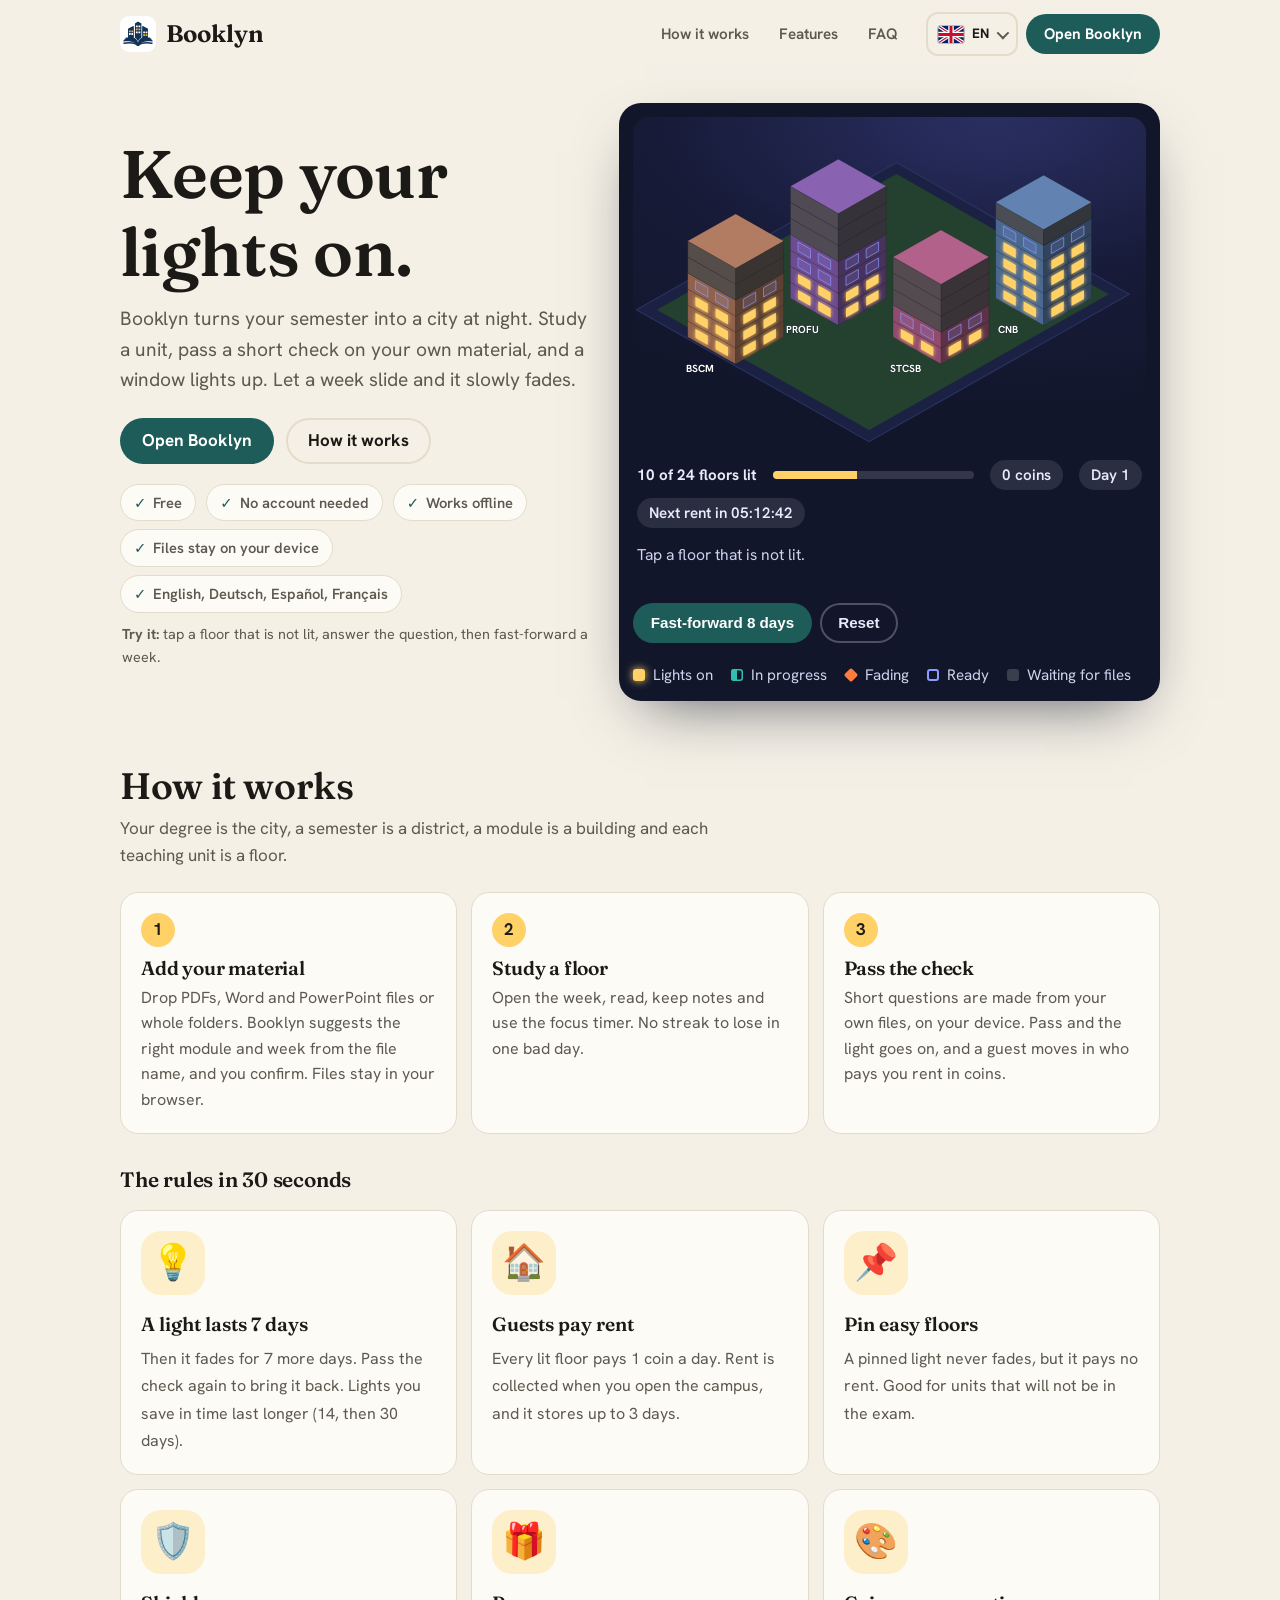
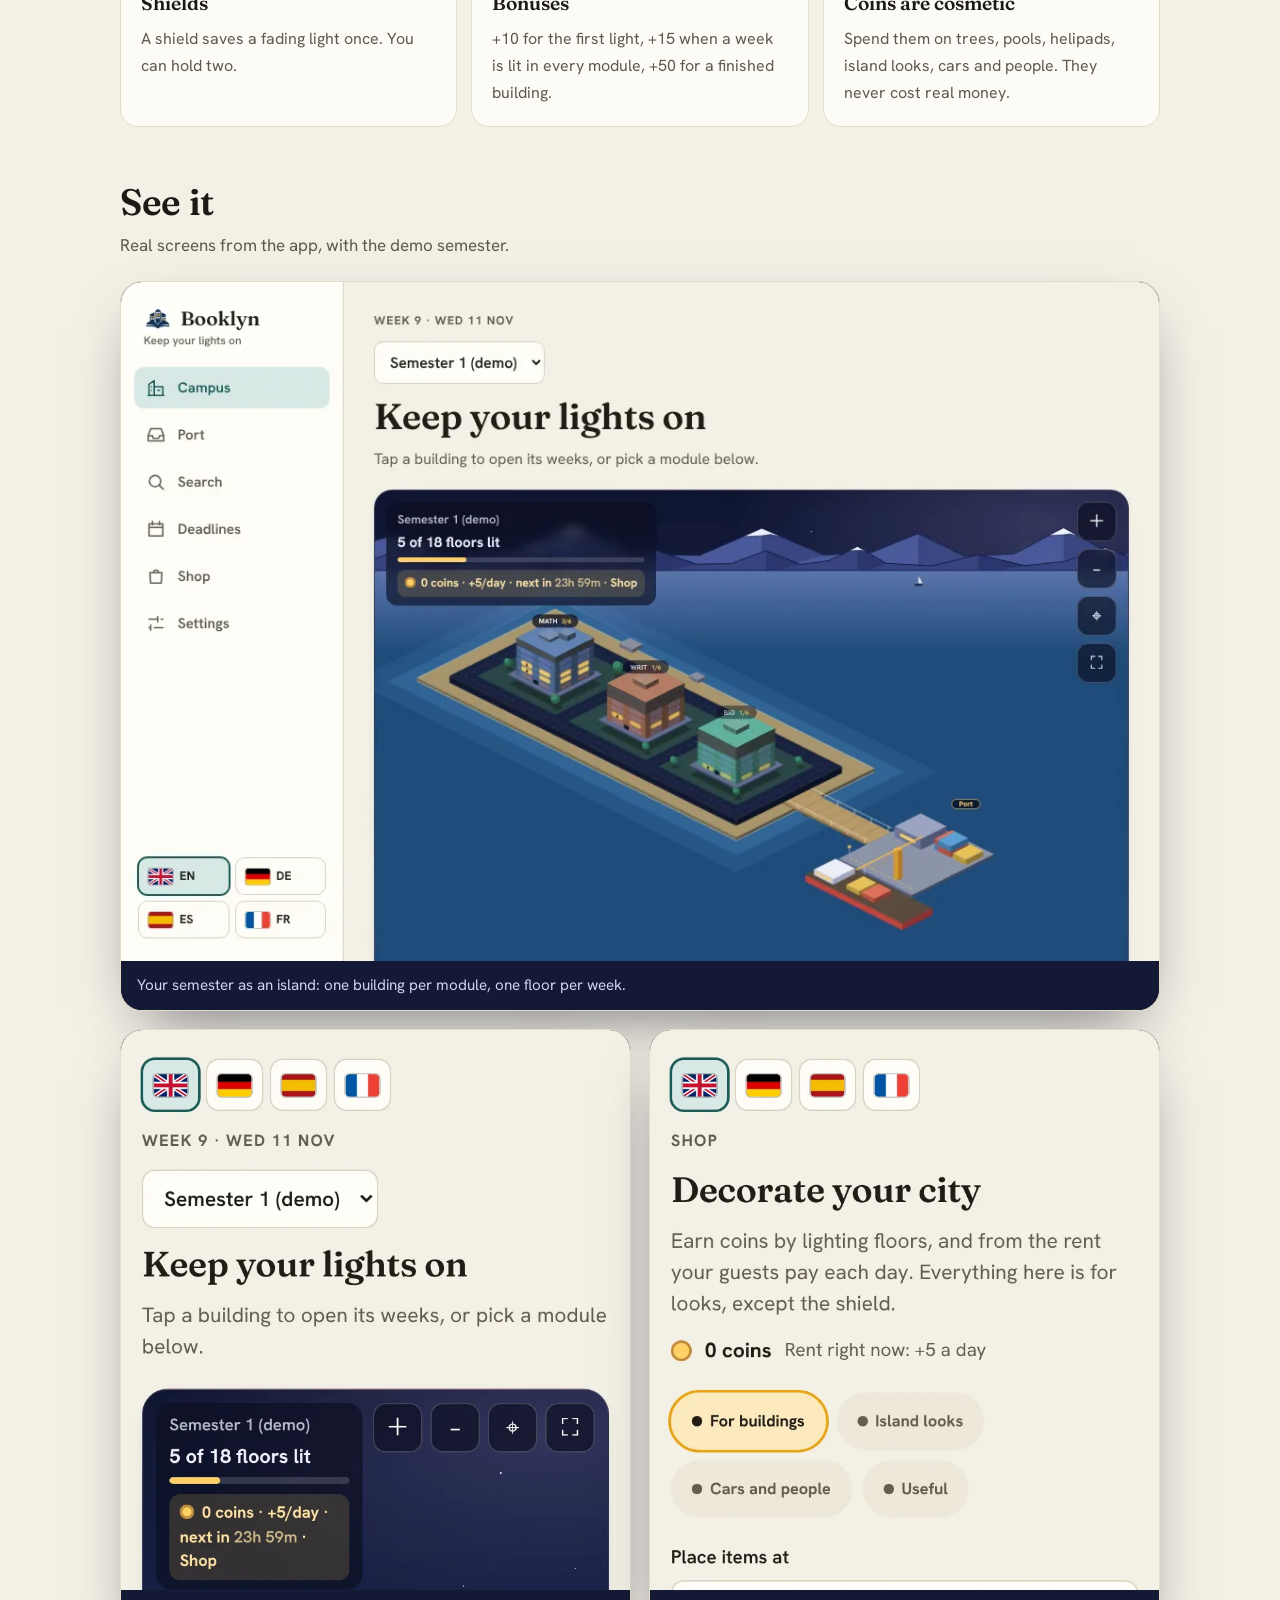
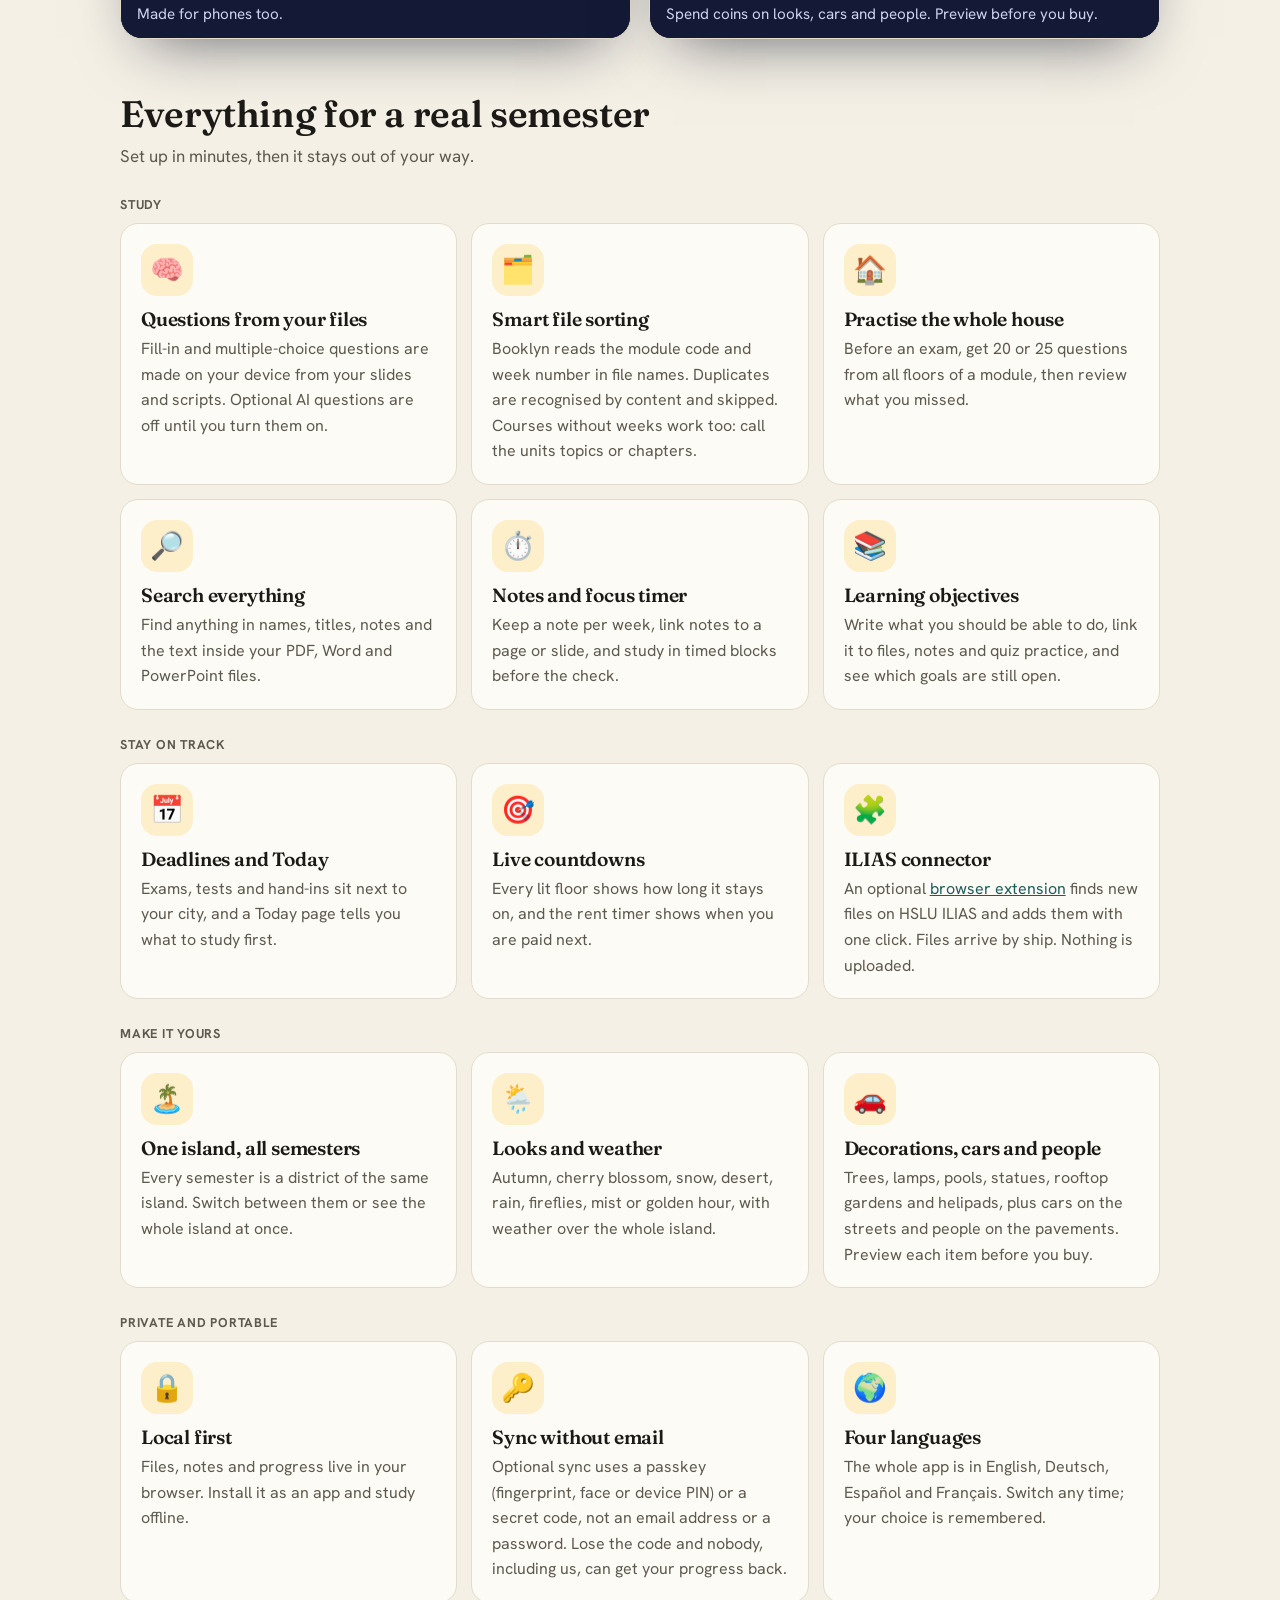
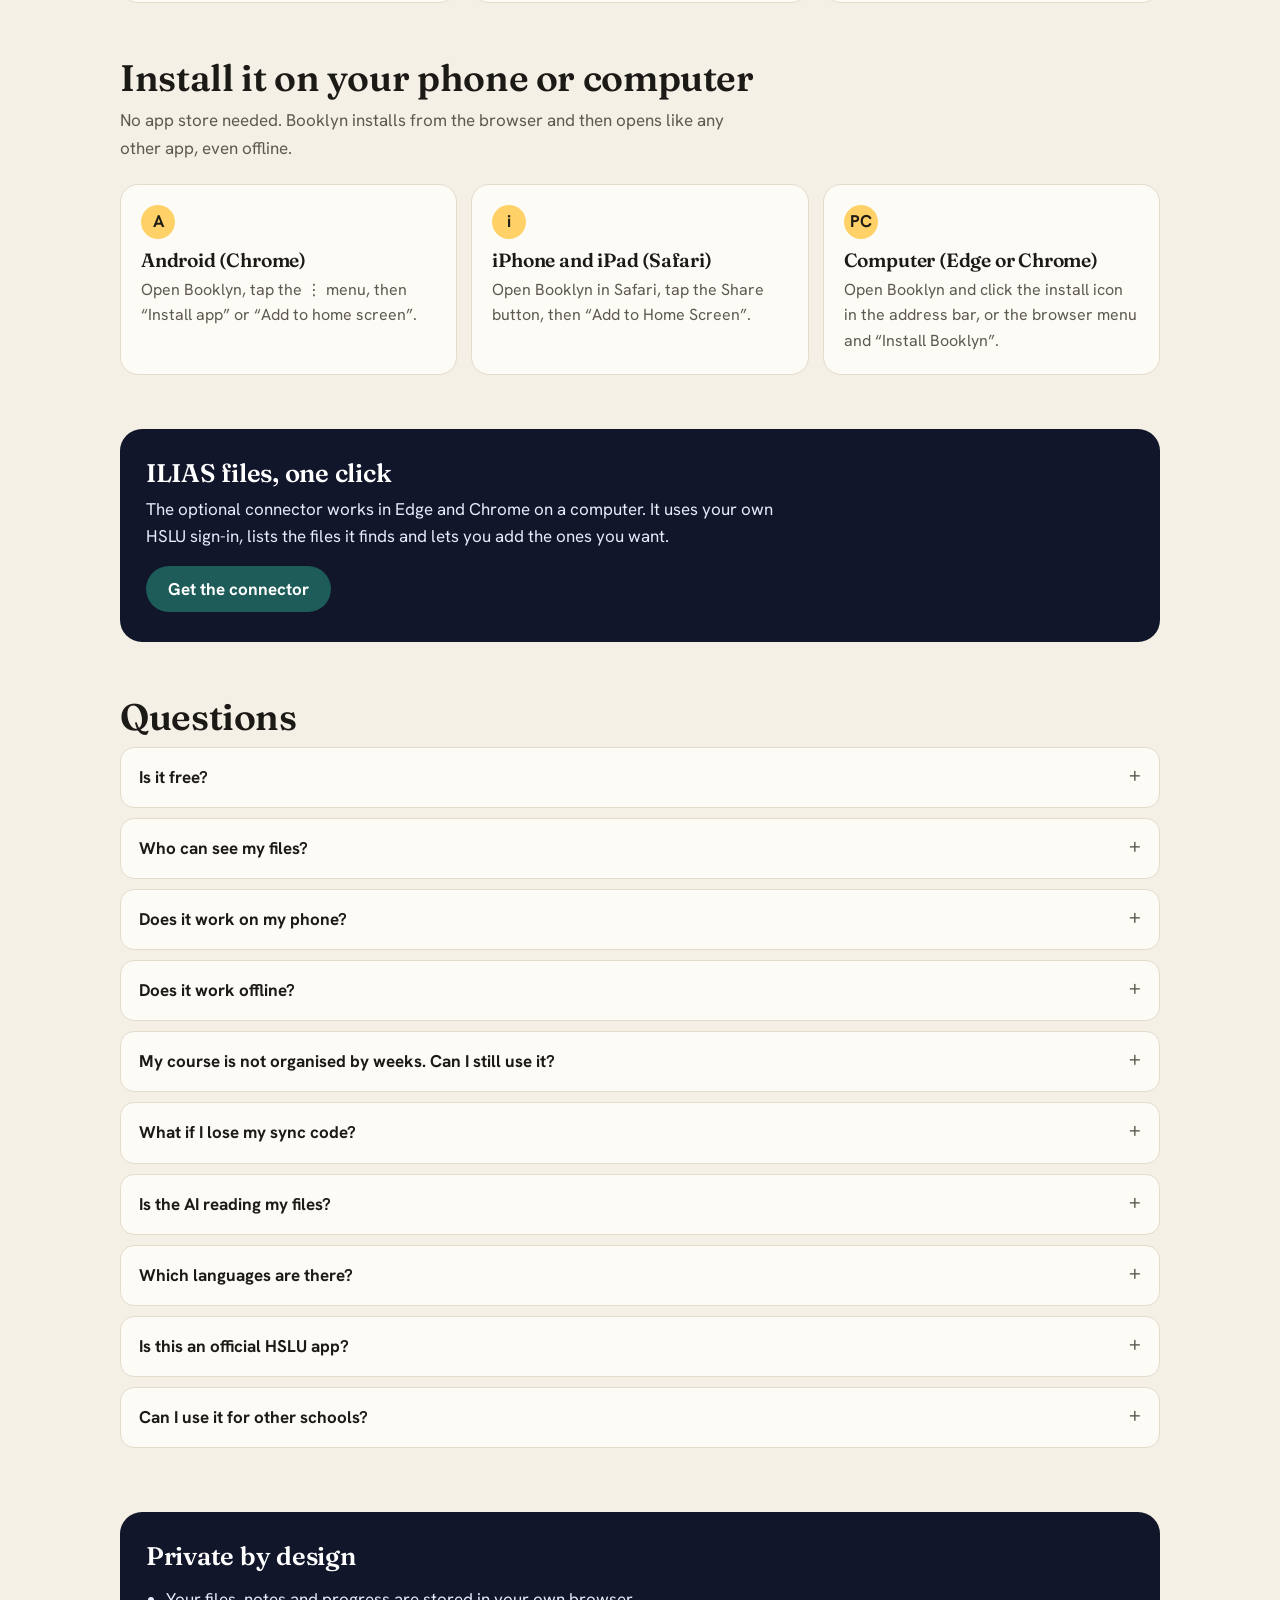
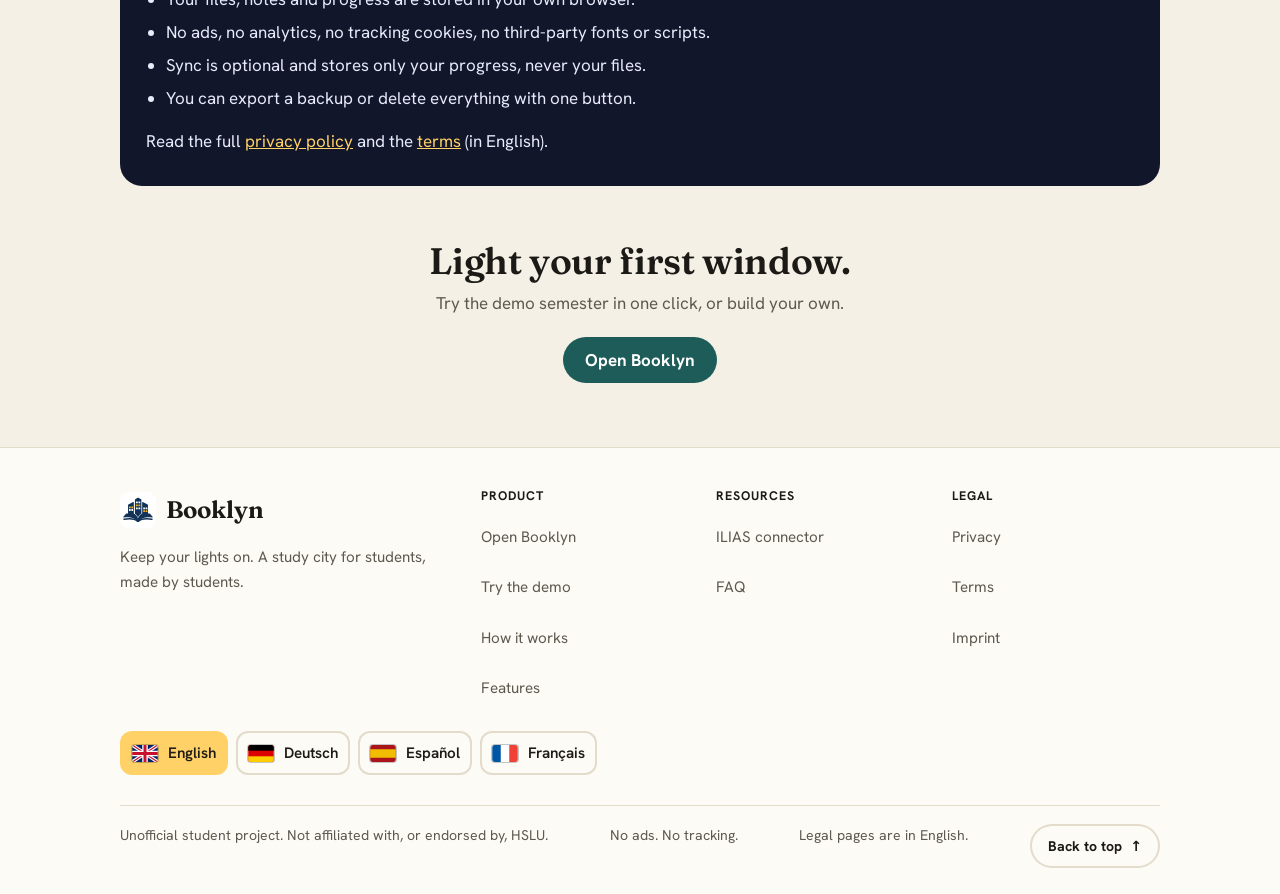
<file: index.html>
<!doctype html>
<html lang="en">
<head>
<meta charset="utf-8">
<meta name="viewport" content="width=device-width,initial-scale=1">
<title>Booklyn: keep your lights on</title>
<meta name="description" content="Booklyn turns your semester into a night city you light up as you study. Free, private and made by students.">
<meta name="theme-color" content="#1d5c58">
<link rel="canonical" href="https://booklyn.pages.dev/">
<link rel="alternate" hreflang="en" href="https://booklyn.pages.dev/">
<link rel="alternate" hreflang="de" href="https://booklyn.pages.dev/de/">
<link rel="alternate" hreflang="es" href="https://booklyn.pages.dev/es/">
<link rel="alternate" hreflang="fr" href="https://booklyn.pages.dev/fr/">
<link rel="alternate" hreflang="x-default" href="https://booklyn.pages.dev/">
<link rel="icon" href="/app/icon.svg" type="image/svg+xml">
<link rel="icon" href="/app/favicon-32.png" sizes="32x32" type="image/png">
<link rel="apple-touch-icon" href="/app/apple-touch-icon.png">
<link rel="preload" href="/app/fonts/hanken-400.woff2" as="font" type="font/woff2" crossorigin>
<link rel="stylesheet" href="/app/fonts/fonts.css">
<link rel="stylesheet" href="/assets/site.css">
<script src="/assets/site.js"></script>
<meta property="og:title" content="Booklyn: keep your lights on">
<meta property="og:description" content="Study a unit, pass a short check, and a window in your city lights up.">
<meta property="og:locale" content="en_US">
<meta property="og:image" content="/assets/city.webp">
</head>
<body id="top">
<a class="skip" href="#main">Skip to content</a>
<div class="wrap">
<header class="top">
<a class="brand" href="/"><img src="/app/icon.svg" alt="" width="36" height="36"><span>Booklyn</span></a>
<nav id="site-nav" aria-label="Main"><a href="#how">How it works</a><a href="#features">Features</a><a href="#faq">FAQ</a><a class="btn navapp" href="/app/">Open Booklyn</a></nav>
<div class="topact"><details class="langdd" id="langdd"><summary aria-label="Language: English"><svg viewBox="0 0 60 40" aria-hidden="true" focusable="false"><rect width="60" height="40" fill="#012169"/><path d="M0 0L60 40M60 0L0 40" stroke="#fff" stroke-width="8"/><path d="M0 0L60 40M60 0L0 40" stroke="#C8102E" stroke-width="3"/><path d="M30 0v40M0 20h60" stroke="#fff" stroke-width="13"/><path d="M30 0v40M0 20h60" stroke="#C8102E" stroke-width="7"/></svg><span class="lcode">EN</span></summary><div class="langmenu" role="group" aria-label="Language"><a href="/" lang="en" hreflang="en" aria-current="true"><svg viewBox="0 0 60 40" aria-hidden="true" focusable="false"><rect width="60" height="40" fill="#012169"/><path d="M0 0L60 40M60 0L0 40" stroke="#fff" stroke-width="8"/><path d="M0 0L60 40M60 0L0 40" stroke="#C8102E" stroke-width="3"/><path d="M30 0v40M0 20h60" stroke="#fff" stroke-width="13"/><path d="M30 0v40M0 20h60" stroke="#C8102E" stroke-width="7"/></svg><span>English</span></a><a href="/de/" lang="de" hreflang="de"><svg viewBox="0 0 60 40" aria-hidden="true" focusable="false"><rect width="60" height="40" fill="#DD0000"/><rect width="60" height="13.4" fill="#000"/><rect y="26.6" width="60" height="13.4" fill="#FFCE00"/></svg><span>Deutsch</span></a><a href="/es/" lang="es" hreflang="es"><svg viewBox="0 0 60 40" aria-hidden="true" focusable="false"><rect width="60" height="40" fill="#AA151B"/><rect y="10" width="60" height="20" fill="#F1BF00"/></svg><span>Español</span></a><a href="/fr/" lang="fr" hreflang="fr"><svg viewBox="0 0 60 40" aria-hidden="true" focusable="false"><rect width="60" height="40" fill="#fff"/><rect width="20" height="40" fill="#0055A4"/><rect x="40" width="20" height="40" fill="#EF4135"/></svg><span>Français</span></a></div></details><a class="btn small" href="/app/">Open Booklyn</a><button type="button" class="menu-btn" id="menu-btn" aria-expanded="false" aria-controls="site-nav" aria-label="Menu"><svg viewBox="0 0 24 24" width="22" height="22" aria-hidden="true"><path class="m-open" d="M4 7h16M4 12h16M4 17h16" fill="none" stroke="currentColor" stroke-width="2.2" stroke-linecap="round"/><path class="m-close" d="M6 6l12 12M18 6L6 18" fill="none" stroke="currentColor" stroke-width="2.2" stroke-linecap="round"/></svg></button></div>
</header>
<main id="main">
<section class="hero herogrid" id="try">
<div>
<h1>Keep your lights on.</h1>
<p class="lede">Booklyn turns your semester into a city at night. Study a unit, pass a short check on your own material, and a window lights up. Let a week slide and it slowly fades.</p>
<div class="cta"><a class="btn" href="/app/">Open Booklyn</a><a class="btn ghost" href="#how">How it works</a></div>
<ul class="trust" aria-label="Highlights"><li>Free</li><li>No account needed</li><li>Works offline</li><li>Files stay on your device</li><li>English, Deutsch, Español, Français</li></ul>
<p class="note"><strong>Try it:</strong> tap a floor that is not lit, answer the question, then fast-forward a week.</p>
</div>
<div class="demo" aria-label="Interactive demo of Booklyn">
<svg viewBox="-225 -50 450 290" role="group" aria-label="A small demo city. Each floor is a week of a module."><g id="demo-city"></g></svg>
<div class="dstats"><b id="d-stats">0</b><span class="dbar"><i id="d-bar"></i></span><span class="dchip"><span id="d-coins">0</span> coins</span><span class="dchip" id="d-day">1</span><span class="dchip">Next rent in <span id="d-rent">--:--:--</span></span></div>
<p class="dmsg" id="d-msg" role="status" aria-live="polite">Tap a floor that is not lit.</p>
<div class="dquiz" id="d-quiz" hidden></div>
<div class="drow"><button type="button" class="btn small" id="d-ff">Fast-forward 8 days</button><button type="button" class="btn ghost small" id="d-reset">Reset</button></div>
<div class="legend" style="color:#cfd3ee" aria-label="What the windows mean"><span><i class="l-on"></i>Lights on</span><span><i class="l-prog"></i>In progress</span><span><i class="l-fade"></i>Fading</span><span><i class="l-ready"></i>Ready</span><span><i class="l-wait"></i>Waiting for files</span></div>
</div>
</section>

<section class="s" id="how" aria-labelledby="how-h">
<h2 id="how-h">How it works</h2>
<p class="sub">Your degree is the city, a semester is a district, a module is a building and each teaching unit is a floor.</p>
<div class="grid">
<div class="card"><span class="num" aria-hidden="true">1</span><h3>Add your material</h3><p>Drop PDFs, Word and PowerPoint files or whole folders. Booklyn suggests the right module and week from the file name, and you confirm. Files stay in your browser.</p></div>
<div class="card"><span class="num" aria-hidden="true">2</span><h3>Study a floor</h3><p>Open the week, read, keep notes and use the focus timer. No streak to lose in one bad day.</p></div>
<div class="card"><span class="num" aria-hidden="true">3</span><h3>Pass the check</h3><p>Short questions are made from your own files, on your device. Pass and the light goes on, and a guest moves in who pays you rent in coins.</p></div>
</div>
<h3 style="margin:34px 0 0;font-size:1.3rem">The rules in 30 seconds</h3>
<div class="rules">
<div class="rule"><span class="ico" aria-hidden="true">💡</span><b>A light lasts 7 days</b><span>Then it fades for 7 more days. Pass the check again to bring it back. Lights you save in time last longer (14, then 30 days).</span></div>
<div class="rule"><span class="ico" aria-hidden="true">🏠</span><b>Guests pay rent</b><span>Every lit floor pays 1 coin a day. Rent is collected when you open the campus, and it stores up to 3 days.</span></div>
<div class="rule"><span class="ico" aria-hidden="true">📌</span><b>Pin easy floors</b><span>A pinned light never fades, but it pays no rent. Good for units that will not be in the exam.</span></div>
<div class="rule"><span class="ico" aria-hidden="true">🛡️</span><b>Shields</b><span>A shield saves a fading light once. You can hold two.</span></div>
<div class="rule"><span class="ico" aria-hidden="true">🎁</span><b>Bonuses</b><span>+10 for the first light, +15 when a week is lit in every module, +50 for a finished building.</span></div>
<div class="rule"><span class="ico" aria-hidden="true">🎨</span><b>Coins are cosmetic</b><span>Spend them on trees, pools, helipads, island looks, cars and people. They never cost real money.</span></div>
</div>
</section>

<section class="s" id="see" aria-labelledby="see-h">
<h2 id="see-h">See it</h2>
<p class="sub">Real screens from the app, with the demo semester.</p>
<div class="shots">
<figure class="shot wide"><img src="/assets/shot-campus.webp" width="1100" height="720" loading="lazy" alt="The Booklyn campus on a computer: an island with one building per module, lit windows, trees, cars and people."><figcaption>Your semester as an island: one building per module, one floor per week.</figcaption></figure>
<figure class="shot"><img src="/assets/shot-phone.webp" width="390" height="760" loading="lazy" alt="The Booklyn campus on a phone."><figcaption>Made for phones too.</figcaption></figure>
<figure class="shot"><img src="/assets/shot-shop.webp" width="390" height="760" loading="lazy" alt="The Booklyn shop on a phone, with cars and people to buy."><figcaption>Spend coins on looks, cars and people. Preview before you buy.</figcaption></figure>
</div>
</section>

<section class="s" id="features" aria-labelledby="f-h">
<h2 id="f-h">Everything for a real semester</h2>
<p class="sub">Set up in minutes, then it stays out of your way.</p>
<div class="group"><h3>Study</h3><div class="grid">
<div class="card"><span class="ico" aria-hidden="true">🧠</span><h3>Questions from your files</h3><p>Fill-in and multiple-choice questions are made on your device from your slides and scripts. Optional AI questions are off until you turn them on.</p></div>
<div class="card"><span class="ico" aria-hidden="true">🗂️</span><h3>Smart file sorting</h3><p>Booklyn reads the module code and week number in file names. Duplicates are recognised by content and skipped. Courses without weeks work too: call the units topics or chapters.</p></div>
<div class="card"><span class="ico" aria-hidden="true">🏠</span><h3>Practise the whole house</h3><p>Before an exam, get 20 or 25 questions from all floors of a module, then review what you missed.</p></div>
<div class="card"><span class="ico" aria-hidden="true">🔎</span><h3>Search everything</h3><p>Find anything in names, titles, notes and the text inside your PDF, Word and PowerPoint files.</p></div>
<div class="card"><span class="ico" aria-hidden="true">⏱️</span><h3>Notes and focus timer</h3><p>Keep a note per week, link notes to a page or slide, and study in timed blocks before the check.</p></div>
<div class="card"><span class="ico" aria-hidden="true">📚</span><h3>Learning objectives</h3><p>Write what you should be able to do, link it to files, notes and quiz practice, and see which goals are still open.</p></div>
</div></div>
<div class="group"><h3>Stay on track</h3><div class="grid">
<div class="card"><span class="ico" aria-hidden="true">📅</span><h3>Deadlines and Today</h3><p>Exams, tests and hand-ins sit next to your city, and a Today page tells you what to study first.</p></div>
<div class="card"><span class="ico" aria-hidden="true">🎯</span><h3>Live countdowns</h3><p>Every lit floor shows how long it stays on, and the rent timer shows when you are paid next.</p></div>
<div class="card"><span class="ico" aria-hidden="true">🧩</span><h3>ILIAS connector</h3><p>An optional <a href="/connector/">browser extension</a> finds new files on HSLU ILIAS and adds them with one click. Files arrive by ship. Nothing is uploaded.</p></div>
</div></div>
<div class="group"><h3>Make it yours</h3><div class="grid">
<div class="card"><span class="ico" aria-hidden="true">🏝️</span><h3>One island, all semesters</h3><p>Every semester is a district of the same island. Switch between them or see the whole island at once.</p></div>
<div class="card"><span class="ico" aria-hidden="true">🌦️</span><h3>Looks and weather</h3><p>Autumn, cherry blossom, snow, desert, rain, fireflies, mist or golden hour, with weather over the whole island.</p></div>
<div class="card"><span class="ico" aria-hidden="true">🚗</span><h3>Decorations, cars and people</h3><p>Trees, lamps, pools, statues, rooftop gardens and helipads, plus cars on the streets and people on the pavements. Preview each item before you buy.</p></div>
</div></div>
<div class="group"><h3>Private and portable</h3><div class="grid">
<div class="card"><span class="ico" aria-hidden="true">🔒</span><h3>Local first</h3><p>Files, notes and progress live in your browser. Install it as an app and study offline.</p></div>
<div class="card"><span class="ico" aria-hidden="true">🔑</span><h3>Sync without email</h3><p>Optional sync uses a passkey (fingerprint, face or device PIN) or a secret code, not an email address or a password. Lose the code and nobody, including us, can get your progress back.</p></div>
<div class="card"><span class="ico" aria-hidden="true">🌍</span><h3>Four languages</h3><p>The whole app is in English, Deutsch, Español and Français. Switch any time; your choice is remembered.</p></div>
</div></div>
</section>

<section class="s" id="install" aria-labelledby="inst-h">
<h2 id="inst-h">Install it on your phone or computer</h2>
<p class="sub">No app store needed. Booklyn installs from the browser and then opens like any other app, even offline.</p>
<div class="grid">
<div class="card"><span class="num" aria-hidden="true">A</span><h3>Android (Chrome)</h3><p>Open Booklyn, tap the ⋮ menu, then “Install app” or “Add to home screen”.</p></div>
<div class="card"><span class="num" aria-hidden="true">i</span><h3>iPhone and iPad (Safari)</h3><p>Open Booklyn in Safari, tap the Share button, then “Add to Home Screen”.</p></div>
<div class="card"><span class="num" aria-hidden="true">PC</span><h3>Computer (Edge or Chrome)</h3><p>Open Booklyn and click the install icon in the address bar, or the browser menu and “Install Booklyn”.</p></div>
</div>
</section>

<section class="s" aria-labelledby="c-h2">
<div class="priv">
<h2 id="c-h2">ILIAS files, one click</h2>
<p style="margin:8px 0 0;max-width:40rem">The optional connector works in Edge and Chrome on a computer. It uses your own HSLU sign-in, lists the files it finds and lets you add the ones you want.</p>
<p style="margin:16px 0 0"><a class="btn" href="/connector/">Get the connector</a></p>
</div>
</section>

<section class="s faq" id="faq" aria-labelledby="q-h">
<h2 id="q-h">Questions</h2>
<details><summary>Is it free?</summary><p>Yes. Booklyn is free to use and has no ads. Coins are earned by studying and never cost real money.</p></details>
<details><summary>Who can see my files?</summary><p>Only you. Files are stored in your browser on your own device and are never uploaded. If you turn on sync, only your progress is stored, never your files.</p></details>
<details><summary>Does it work on my phone?</summary><p>Yes, in any modern phone browser, and you can install it to your home screen (see above). The ILIAS connector needs a computer with Edge or Chrome.</p></details>
<details><summary>Does it work offline?</summary><p>Yes. After the first visit it opens without a connection. Sync catches up when you are back online.</p></details>
<details><summary>My course is not organised by weeks. Can I still use it?</summary><p>Yes. In a module, choose “Topics” or “Chapters” instead of “Weeks”. Floors then say Topic 1, Topic 2… and you can rename each one. A file with no week stays marked “Check this” until you put it on a floor.</p></details>
<details><summary>What if I lose my sync code?</summary><p>It cannot be recovered, because we store only a one-way hash of it. Your data on your device is untouched. Write the code down somewhere safe, or use a passkey instead.</p></details>
<details><summary>Is the AI reading my files?</summary><p>Not by default. Questions are made on your device. If you switch on the optional AI setting, short excerpts of the unit you are checking are sent to Cloudflare Workers AI to write questions, and are not stored. There is a daily limit so the service stays free.</p></details>
<details><summary>Which languages are there?</summary><p>English, Deutsch, Español and Français, in the app and on this page. The legal pages (privacy, terms, imprint) are in English.</p></details>
<details><summary>Is this an official HSLU app?</summary><p>No. Booklyn is an unofficial student project and is not affiliated with HSLU.</p></details>
<details><summary>Can I use it for other schools?</summary><p>Yes. You add your own modules and files, so it works for any course. Only the ILIAS connector is made for HSLU.</p></details>
</section>

<section class="s" aria-labelledby="p-h">
<div class="priv">
<h2 id="p-h">Private by design</h2>
<ul>
<li>Your files, notes and progress are stored in your own browser.</li>
<li>No ads, no analytics, no tracking cookies, no third-party fonts or scripts.</li>
<li>Sync is optional and stores only your progress, never your files.</li>
<li>You can export a backup or delete everything with one button.</li>
</ul>
<p style="margin:16px 0 0">Read the full <a href="/privacy/">privacy policy</a> and the <a href="/terms/">terms</a> (in English).</p>
</div>
</section>

<section class="s" aria-labelledby="c-h" style="text-align:center">
<h2 id="c-h">Light your first window.</h2>
<p class="sub" style="margin:8px auto 20px">Try the demo semester in one click, or build your own.</p>
<a class="btn" href="/app/">Open Booklyn</a>
</section>
<script src="/assets/landing.js" defer></script>
</main>
</div>
<footer class="sitefoot">
<div class="wrap">
<div class="fgrid">
<div class="fbrand"><a class="brand" href="/"><img src="/app/icon.svg" alt="" width="36" height="36"><span>Booklyn</span></a><p>Keep your lights on. A study city for students, made by students.</p></div>
<nav aria-label="Product"><h2>Product</h2><a href="/app/">Open Booklyn</a><a href="#try">Try the demo</a><a href="#how">How it works</a><a href="#features">Features</a></nav>
<nav aria-label="Resources"><h2>Resources</h2><a href="/connector/">ILIAS connector</a><a href="#faq">FAQ</a></nav>
<nav aria-label="Legal"><h2>Legal</h2><a href="/privacy/">Privacy</a><a href="/terms/">Terms</a><a href="/imprint/">Imprint</a></nav>
</div>
<div class="langsw" role="group" aria-label="Language"><a href="/" lang="en" hreflang="en" aria-current="true"><svg viewBox="0 0 60 40" aria-hidden="true" focusable="false"><rect width="60" height="40" fill="#012169"/><path d="M0 0L60 40M60 0L0 40" stroke="#fff" stroke-width="8"/><path d="M0 0L60 40M60 0L0 40" stroke="#C8102E" stroke-width="3"/><path d="M30 0v40M0 20h60" stroke="#fff" stroke-width="13"/><path d="M30 0v40M0 20h60" stroke="#C8102E" stroke-width="7"/></svg><span>English</span></a><a href="/de/" lang="de" hreflang="de"><svg viewBox="0 0 60 40" aria-hidden="true" focusable="false"><rect width="60" height="40" fill="#DD0000"/><rect width="60" height="13.4" fill="#000"/><rect y="26.6" width="60" height="13.4" fill="#FFCE00"/></svg><span>Deutsch</span></a><a href="/es/" lang="es" hreflang="es"><svg viewBox="0 0 60 40" aria-hidden="true" focusable="false"><rect width="60" height="40" fill="#AA151B"/><rect y="10" width="60" height="20" fill="#F1BF00"/></svg><span>Español</span></a><a href="/fr/" lang="fr" hreflang="fr"><svg viewBox="0 0 60 40" aria-hidden="true" focusable="false"><rect width="60" height="40" fill="#fff"/><rect width="20" height="40" fill="#0055A4"/><rect x="40" width="20" height="40" fill="#EF4135"/></svg><span>Français</span></a></div>
<div class="fbottom"><span>Unofficial student project. Not affiliated with, or endorsed by, HSLU.</span><span>No ads. No tracking.</span><span>Legal pages are in English.</span><a class="totop" href="#top">Back to top <span aria-hidden="true">&uarr;</span></a></div>
</div>
</footer>
</body>
</html>
</file>
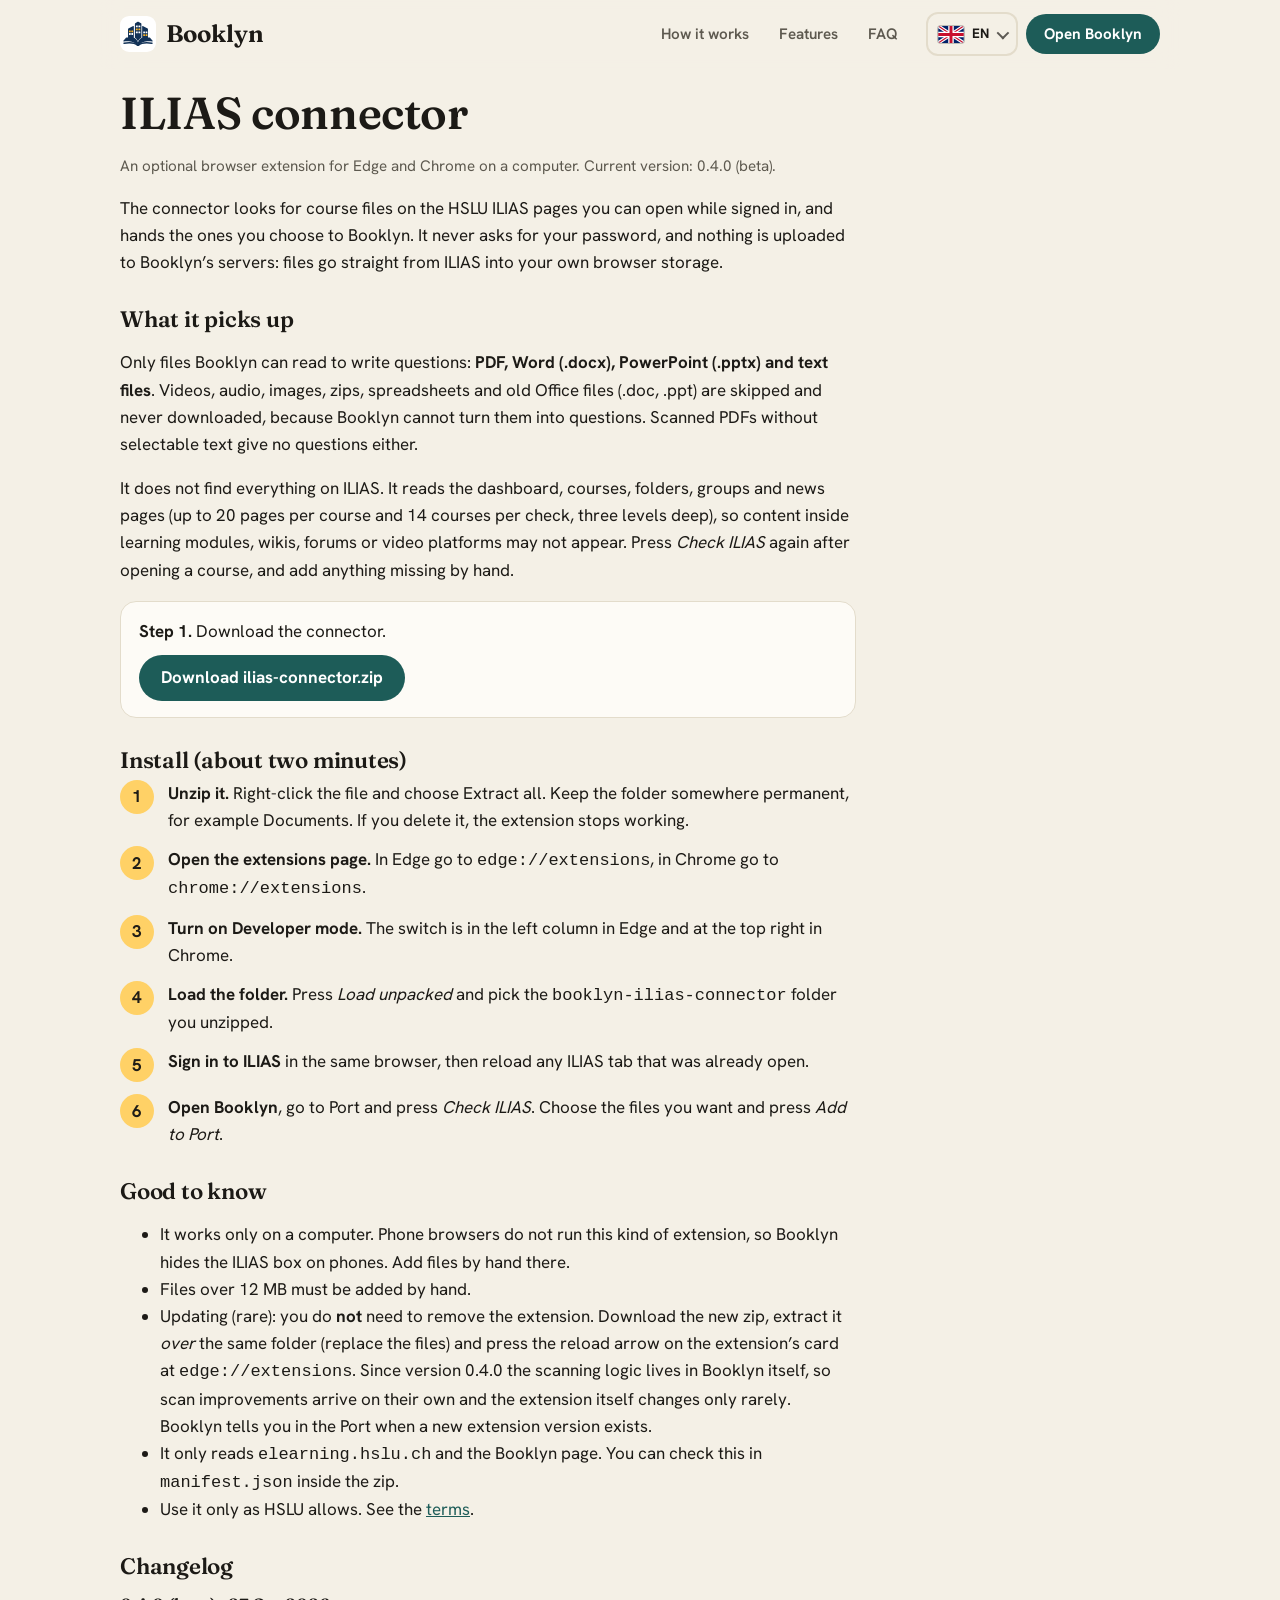
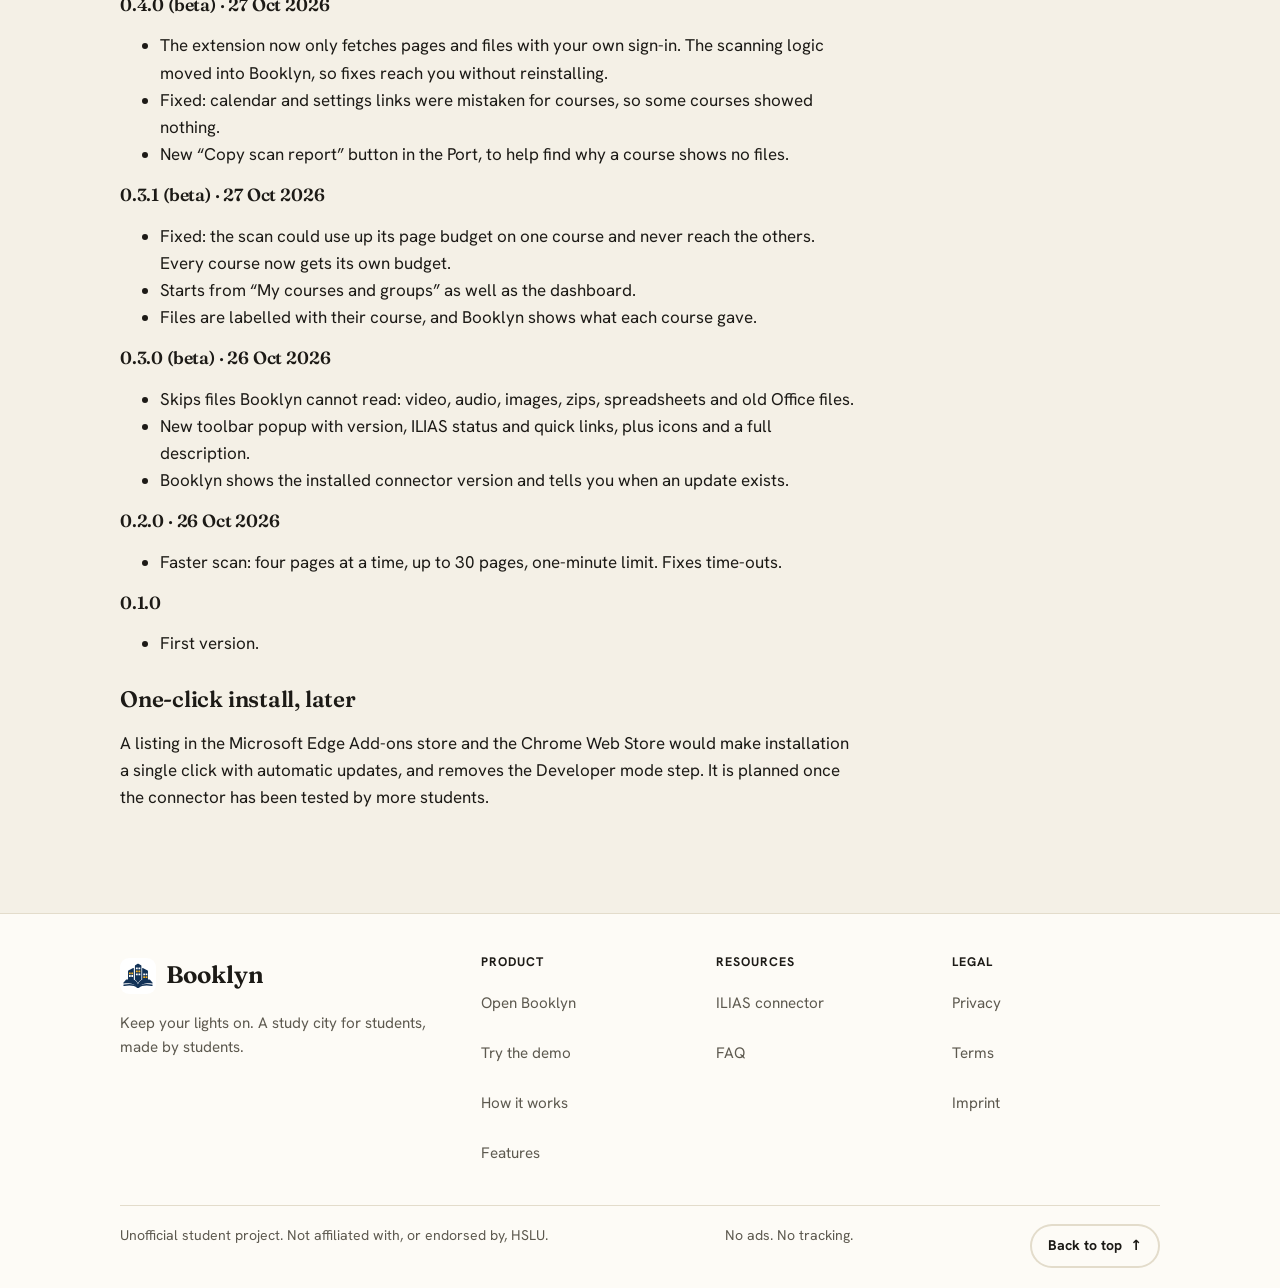
<file: connector/index.html>
<!doctype html>
<html lang="en">
<head>
<meta charset="utf-8">
<meta name="viewport" content="width=device-width,initial-scale=1">
<title>ILIAS connector · Booklyn</title>
<meta name="description" content="Download and install the optional Booklyn ILIAS connector for Edge and Chrome.">
<meta name="theme-color" content="#1d5c58">
<link rel="icon" href="/app/icon.svg" type="image/svg+xml">
<link rel="icon" href="/app/favicon-32.png" sizes="32x32" type="image/png">
<link rel="apple-touch-icon" href="/app/apple-touch-icon.png">
<link rel="preload" href="/app/fonts/hanken-400.woff2" as="font" type="font/woff2" crossorigin>
<link rel="stylesheet" href="/app/fonts/fonts.css">
<link rel="stylesheet" href="/assets/site.css">
<script src="/assets/site.js"></script>
</head>
<body id="top">
<a class="skip" href="#main">Skip to content</a>
<div class="wrap">
<header class="top">
<a class="brand" href="/"><img src="/app/icon.svg" alt="" width="36" height="36"><span>Booklyn</span></a>
<nav id="site-nav" aria-label="Main"><a href="/#how">How it works</a><a href="/#features">Features</a><a href="/#faq">FAQ</a><a class="btn navapp" href="/app/">Open Booklyn</a></nav>
<div class="topact"><details class="langdd" id="langdd"><summary aria-label="Language: English"><svg viewBox="0 0 60 40" aria-hidden="true" focusable="false"><rect width="60" height="40" fill="#012169"/><path d="M0 0L60 40M60 0L0 40" stroke="#fff" stroke-width="8"/><path d="M0 0L60 40M60 0L0 40" stroke="#C8102E" stroke-width="3"/><path d="M30 0v40M0 20h60" stroke="#fff" stroke-width="13"/><path d="M30 0v40M0 20h60" stroke="#C8102E" stroke-width="7"/></svg><span class="lcode">EN</span></summary><div class="langmenu" role="group" aria-label="Language"><a href="/" lang="en" hreflang="en" aria-current="true"><svg viewBox="0 0 60 40" aria-hidden="true" focusable="false"><rect width="60" height="40" fill="#012169"/><path d="M0 0L60 40M60 0L0 40" stroke="#fff" stroke-width="8"/><path d="M0 0L60 40M60 0L0 40" stroke="#C8102E" stroke-width="3"/><path d="M30 0v40M0 20h60" stroke="#fff" stroke-width="13"/><path d="M30 0v40M0 20h60" stroke="#C8102E" stroke-width="7"/></svg><span>English</span></a><a href="/de/" lang="de" hreflang="de"><svg viewBox="0 0 60 40" aria-hidden="true" focusable="false"><rect width="60" height="40" fill="#DD0000"/><rect width="60" height="13.4" fill="#000"/><rect y="26.6" width="60" height="13.4" fill="#FFCE00"/></svg><span>Deutsch</span></a><a href="/es/" lang="es" hreflang="es"><svg viewBox="0 0 60 40" aria-hidden="true" focusable="false"><rect width="60" height="40" fill="#AA151B"/><rect y="10" width="60" height="20" fill="#F1BF00"/></svg><span>Español</span></a><a href="/fr/" lang="fr" hreflang="fr"><svg viewBox="0 0 60 40" aria-hidden="true" focusable="false"><rect width="60" height="40" fill="#fff"/><rect width="20" height="40" fill="#0055A4"/><rect x="40" width="20" height="40" fill="#EF4135"/></svg><span>Français</span></a></div></details><a class="btn small" href="/app/">Open Booklyn</a><button type="button" class="menu-btn" id="menu-btn" aria-expanded="false" aria-controls="site-nav" aria-label="Menu"><svg viewBox="0 0 24 24" width="22" height="22" aria-hidden="true"><path class="m-open" d="M4 7h16M4 12h16M4 17h16" fill="none" stroke="currentColor" stroke-width="2.2" stroke-linecap="round"/><path class="m-close" d="M6 6l12 12M18 6L6 18" fill="none" stroke="currentColor" stroke-width="2.2" stroke-linecap="round"/></svg></button></div>
</header>
<main id="main">
<div class="doc">
<h1>ILIAS connector</h1>
<p class="meta">An optional browser extension for Edge and Chrome on a computer. Current version: 0.4.0 (beta).</p>
<p>The connector looks for course files on the HSLU ILIAS pages you can open while signed in, and hands the ones you choose to Booklyn. It never asks for your password, and nothing is uploaded to Booklyn&rsquo;s servers: files go straight from ILIAS into your own browser storage.</p>

<h2>What it picks up</h2>
<p>Only files Booklyn can read to write questions: <strong>PDF, Word (.docx), PowerPoint (.pptx) and text files</strong>. Videos, audio, images, zips, spreadsheets and old Office files (.doc, .ppt) are skipped and never downloaded, because Booklyn cannot turn them into questions. Scanned PDFs without selectable text give no questions either.</p>
<p>It does not find everything on ILIAS. It reads the dashboard, courses, folders, groups and news pages (up to 20 pages per course and 14 courses per check, three levels deep), so content inside learning modules, wikis, forums or video platforms may not appear. Press <em>Check ILIAS</em> again after opening a course, and add anything missing by hand.</p>

<div class="callout"><p style="margin:0 0 10px"><strong>Step 1.</strong> Download the connector.</p><a class="btn" href="/ilias-connector.zip" download>Download ilias-connector.zip</a></div>

<h2>Install (about two minutes)</h2>
<ol class="steplist">
<li><div><strong>Unzip it.</strong> Right-click the file and choose Extract all. Keep the folder somewhere permanent, for example Documents. If you delete it, the extension stops working.</div></li>
<li><div><strong>Open the extensions page.</strong> In Edge go to <code>edge://extensions</code>, in Chrome go to <code>chrome://extensions</code>.</div></li>
<li><div><strong>Turn on Developer mode.</strong> The switch is in the left column in Edge and at the top right in Chrome.</div></li>
<li><div><strong>Load the folder.</strong> Press <em>Load unpacked</em> and pick the <code>booklyn-ilias-connector</code> folder you unzipped.</div></li>
<li><div><strong>Sign in to ILIAS</strong> in the same browser, then reload any ILIAS tab that was already open.</div></li>
<li><div><strong>Open Booklyn</strong>, go to Port and press <em>Check ILIAS</em>. Choose the files you want and press <em>Add to Port</em>.</div></li>
</ol>

<h2>Good to know</h2>
<ul>
<li>It works only on a computer. Phone browsers do not run this kind of extension, so Booklyn hides the ILIAS box on phones. Add files by hand there.</li>
<li>Files over 12 MB must be added by hand.</li>
<li>Updating (rare): you do <strong>not</strong> need to remove the extension. Download the new zip, extract it <em>over</em> the same folder (replace the files) and press the reload arrow on the extension&rsquo;s card at <code>edge://extensions</code>. Since version 0.4.0 the scanning logic lives in Booklyn itself, so scan improvements arrive on their own and the extension itself changes only rarely. Booklyn tells you in the Port when a new extension version exists.</li>
<li>It only reads <code>elearning.hslu.ch</code> and the Booklyn page. You can check this in <code>manifest.json</code> inside the zip.</li>
<li>Use it only as HSLU allows. See the <a href="/terms/">terms</a>.</li>
</ul>

<h2 id="changelog">Changelog</h2>
<h3 style="font-size:1.1rem;margin:16px 0 4px">0.4.0 (beta) &middot; 27 Oct 2026</h3>
<ul><li>The extension now only fetches pages and files with your own sign-in. The scanning logic moved into Booklyn, so fixes reach you without reinstalling.</li><li>Fixed: calendar and settings links were mistaken for courses, so some courses showed nothing.</li><li>New &ldquo;Copy scan report&rdquo; button in the Port, to help find why a course shows no files.</li></ul>
<h3 style="font-size:1.1rem;margin:16px 0 4px">0.3.1 (beta) &middot; 27 Oct 2026</h3>
<ul><li>Fixed: the scan could use up its page budget on one course and never reach the others. Every course now gets its own budget.</li><li>Starts from &ldquo;My courses and groups&rdquo; as well as the dashboard.</li><li>Files are labelled with their course, and Booklyn shows what each course gave.</li></ul>
<h3 style="font-size:1.1rem;margin:16px 0 4px">0.3.0 (beta) &middot; 26 Oct 2026</h3>
<ul>
<li>Skips files Booklyn cannot read: video, audio, images, zips, spreadsheets and old Office files.</li>
<li>New toolbar popup with version, ILIAS status and quick links, plus icons and a full description.</li>
<li>Booklyn shows the installed connector version and tells you when an update exists.</li>
</ul>
<h3 style="font-size:1.1rem;margin:16px 0 4px">0.2.0 &middot; 26 Oct 2026</h3>
<ul><li>Faster scan: four pages at a time, up to 30 pages, one-minute limit. Fixes time-outs.</li></ul>
<h3 style="font-size:1.1rem;margin:16px 0 4px">0.1.0</h3>
<ul><li>First version.</li></ul>

<h2>One-click install, later</h2>
<p>A listing in the Microsoft Edge Add-ons store and the Chrome Web Store would make installation a single click with automatic updates, and removes the Developer mode step. It is planned once the connector has been tested by more students.</p>
</div>
</main>
</div>
<footer class="sitefoot">
<div class="wrap">
<div class="fgrid">
<div class="fbrand"><a class="brand" href="/"><img src="/app/icon.svg" alt="" width="36" height="36"><span>Booklyn</span></a><p>Keep your lights on. A study city for students, made by students.</p></div>
<nav aria-label="Product"><h2>Product</h2><a href="/app/">Open Booklyn</a><a href="/#try">Try the demo</a><a href="/#how">How it works</a><a href="/#features">Features</a></nav>
<nav aria-label="Resources"><h2>Resources</h2><a href="/connector/">ILIAS connector</a><a href="/#faq">FAQ</a></nav>
<nav aria-label="Legal"><h2>Legal</h2><a href="/privacy/">Privacy</a><a href="/terms/">Terms</a><a href="/imprint/">Imprint</a></nav>
</div>
<div class="fbottom"><span>Unofficial student project. Not affiliated with, or endorsed by, HSLU.</span><span>No ads. No tracking.</span><a class="totop" href="#top">Back to top <span aria-hidden="true">&uarr;</span></a></div>
</div>
</footer>
</body>
</html>
</file>
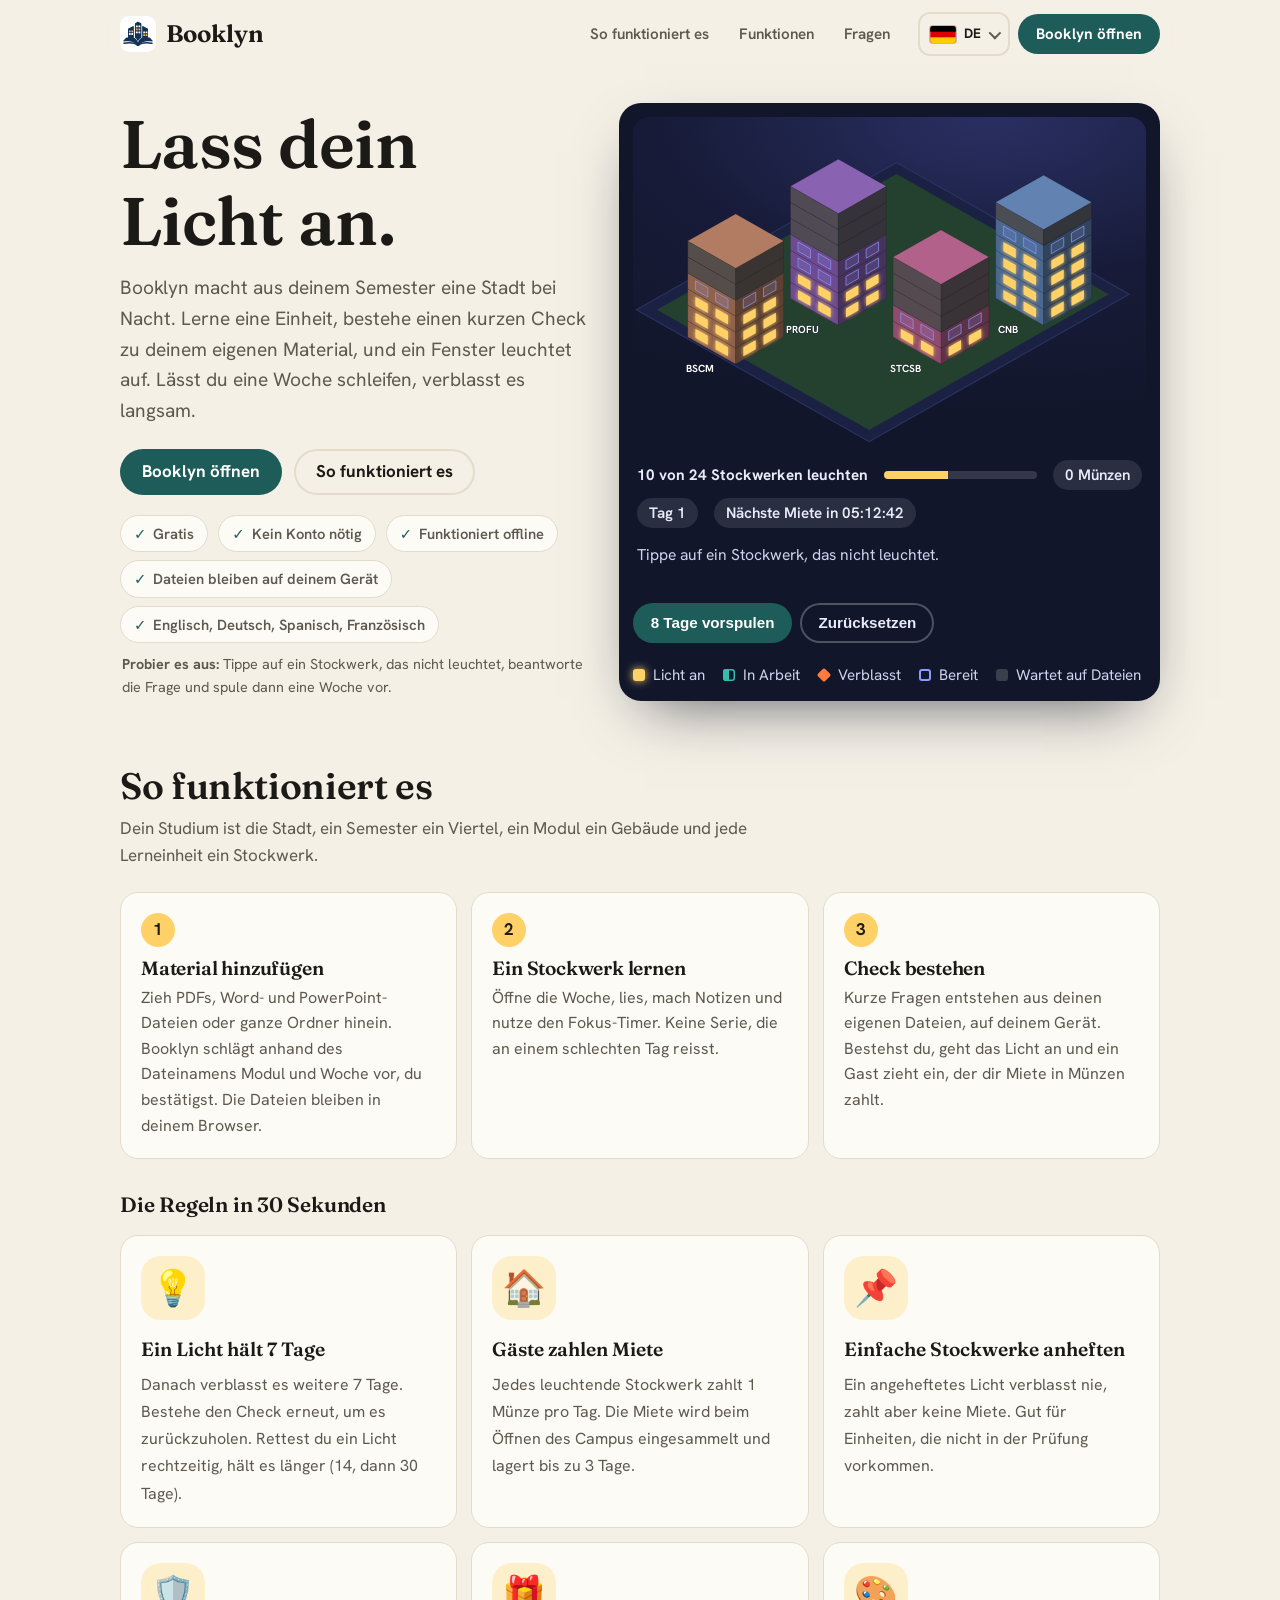
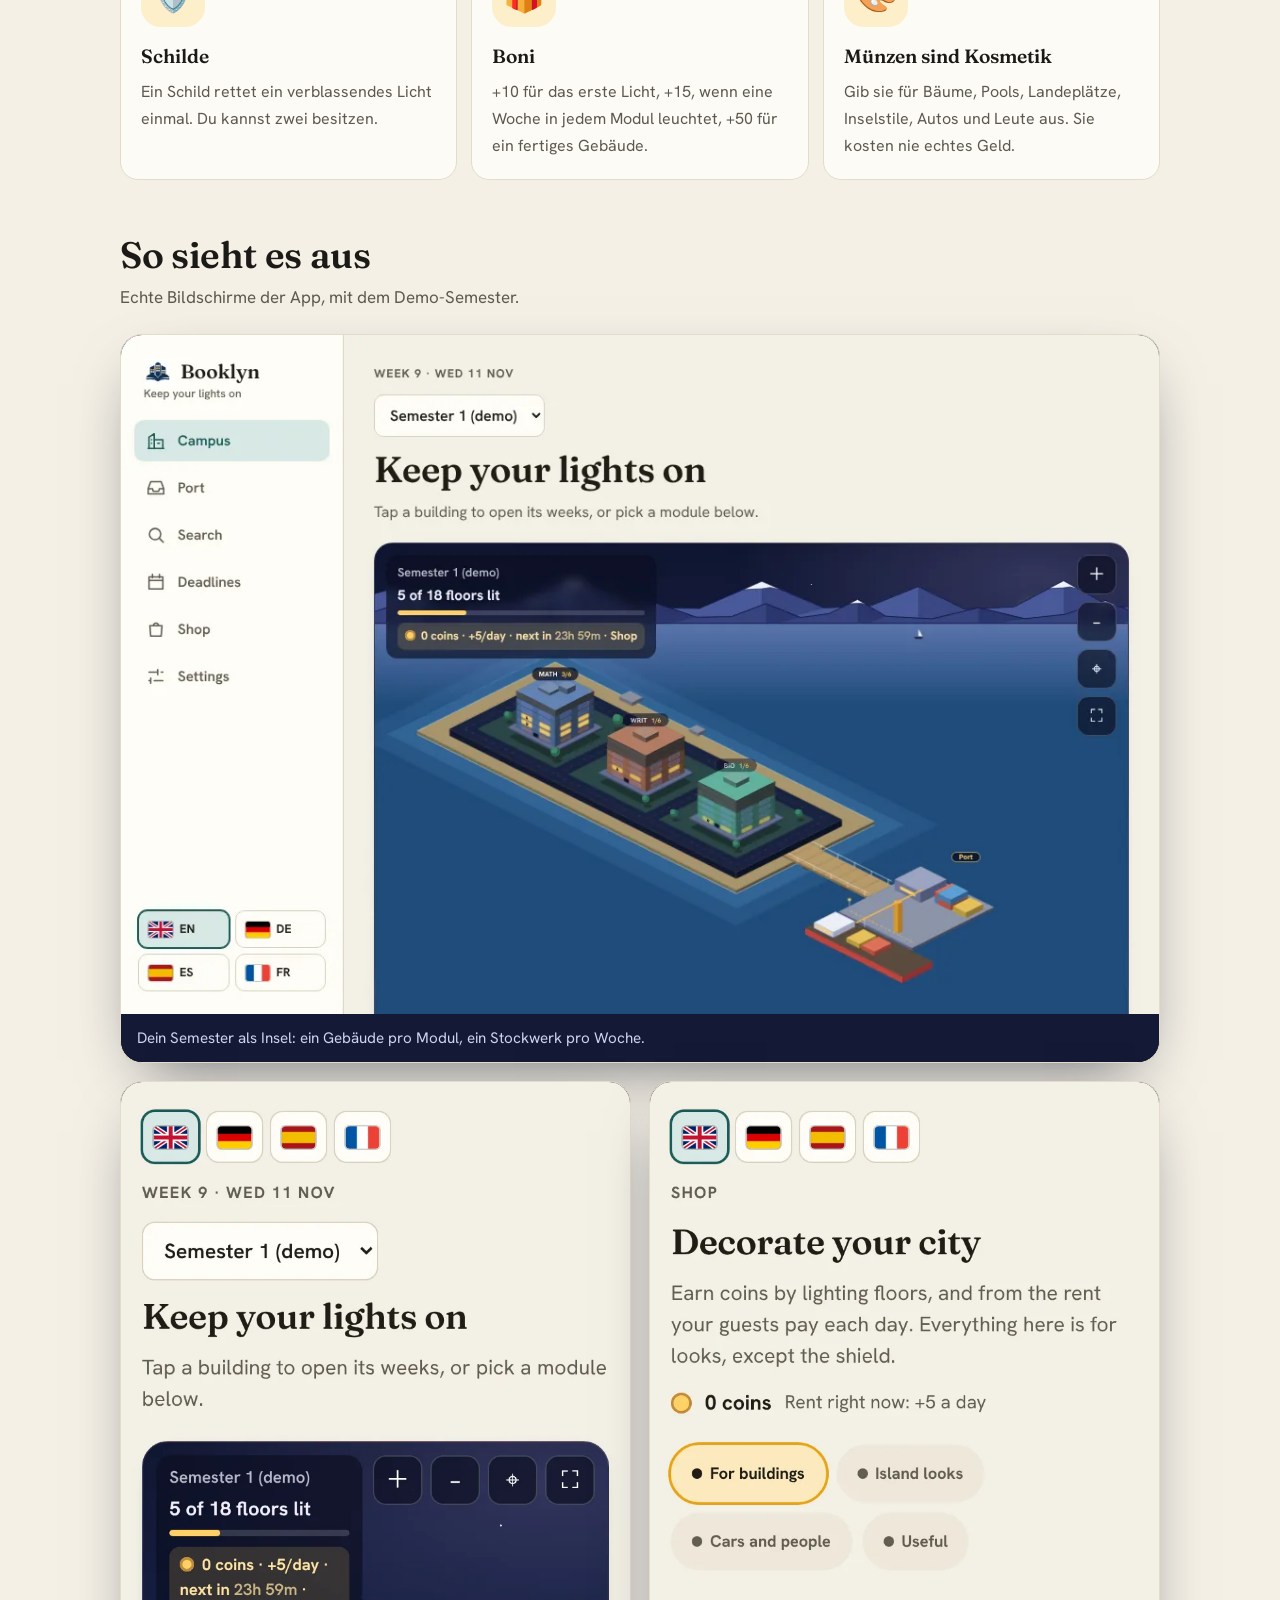
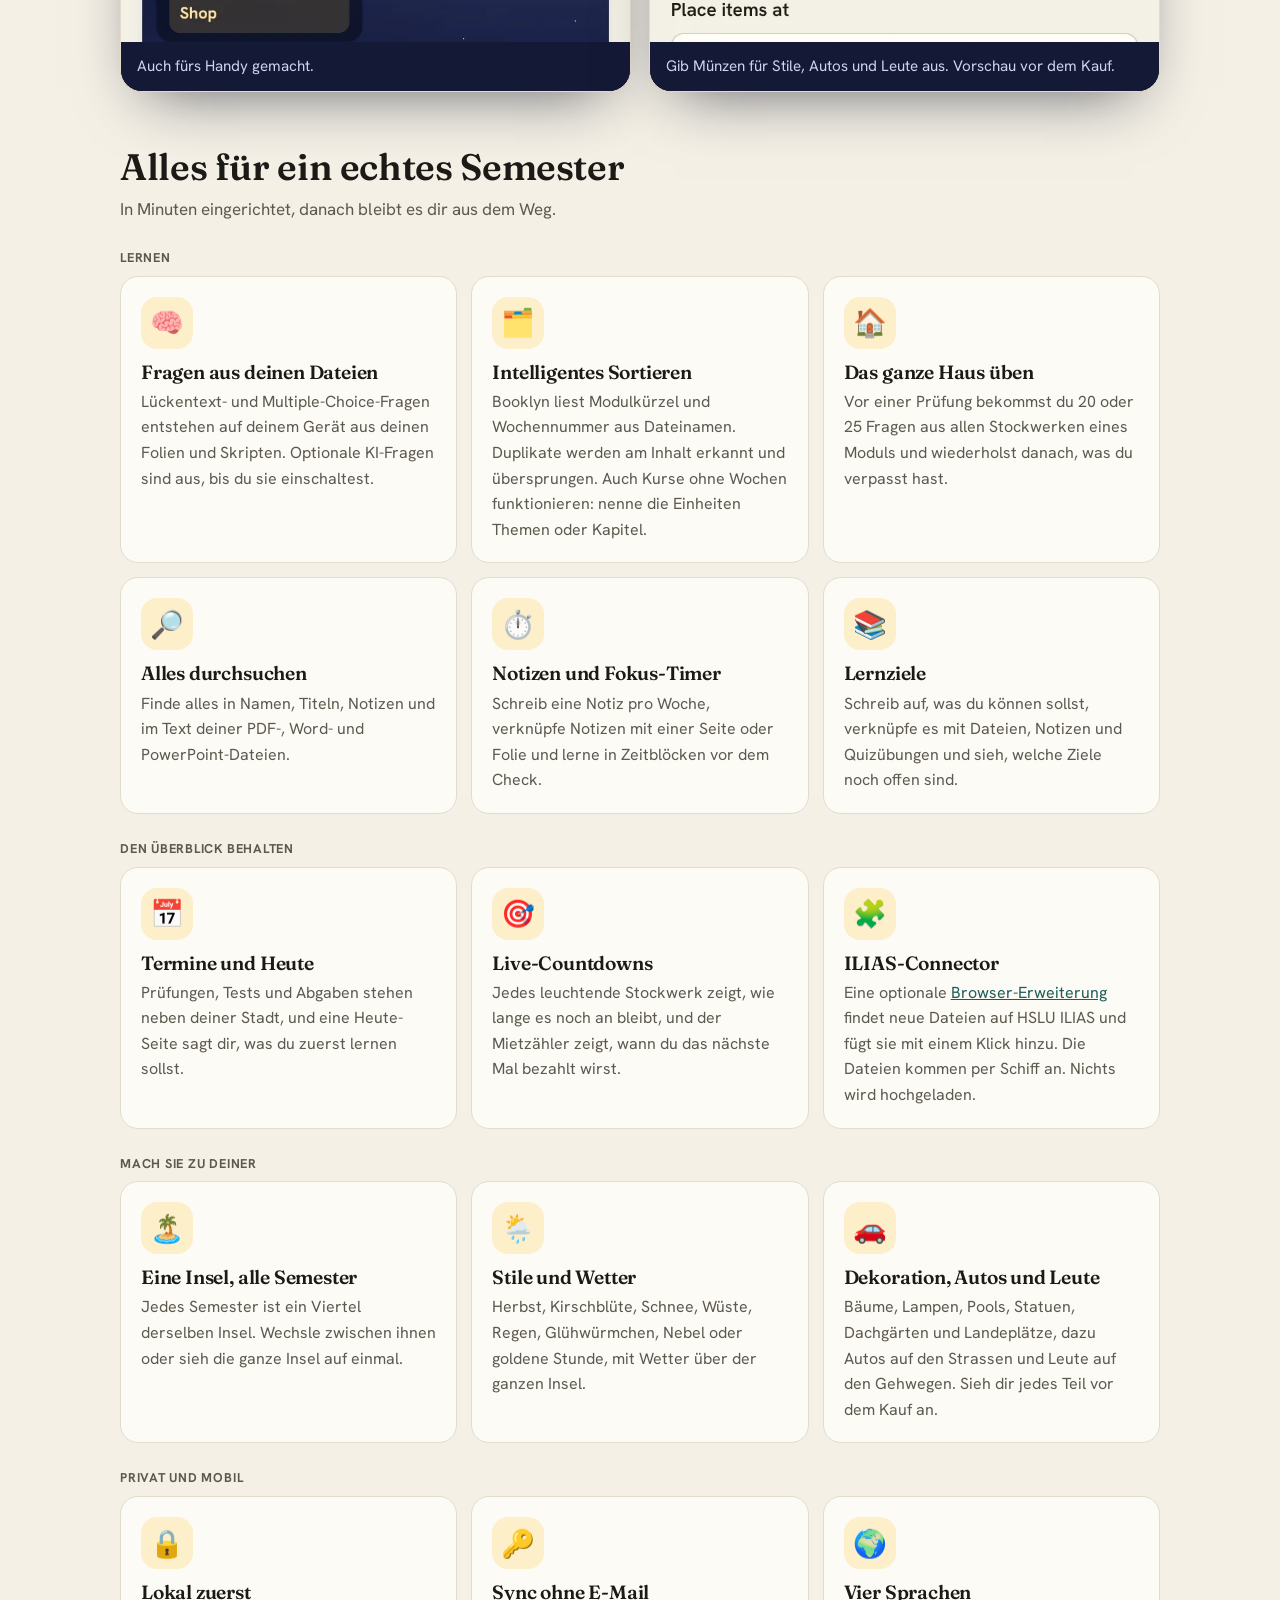
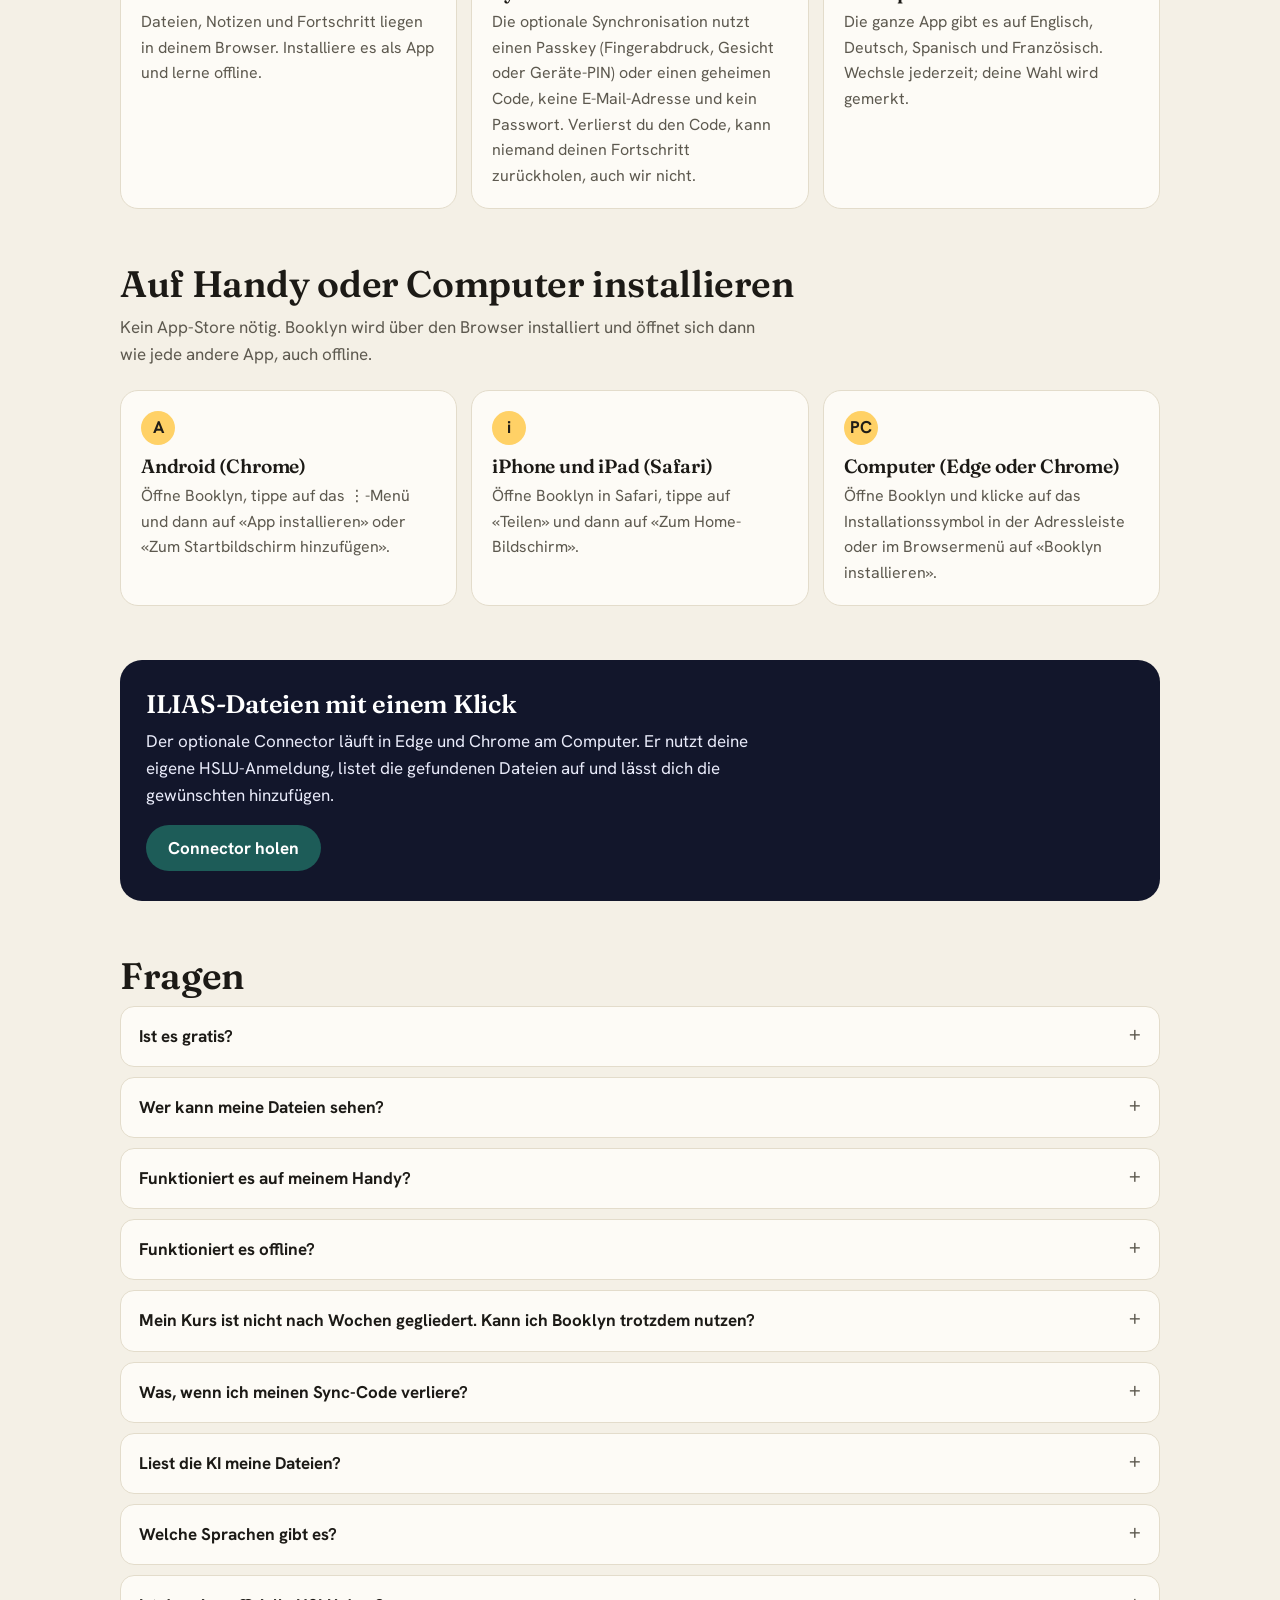
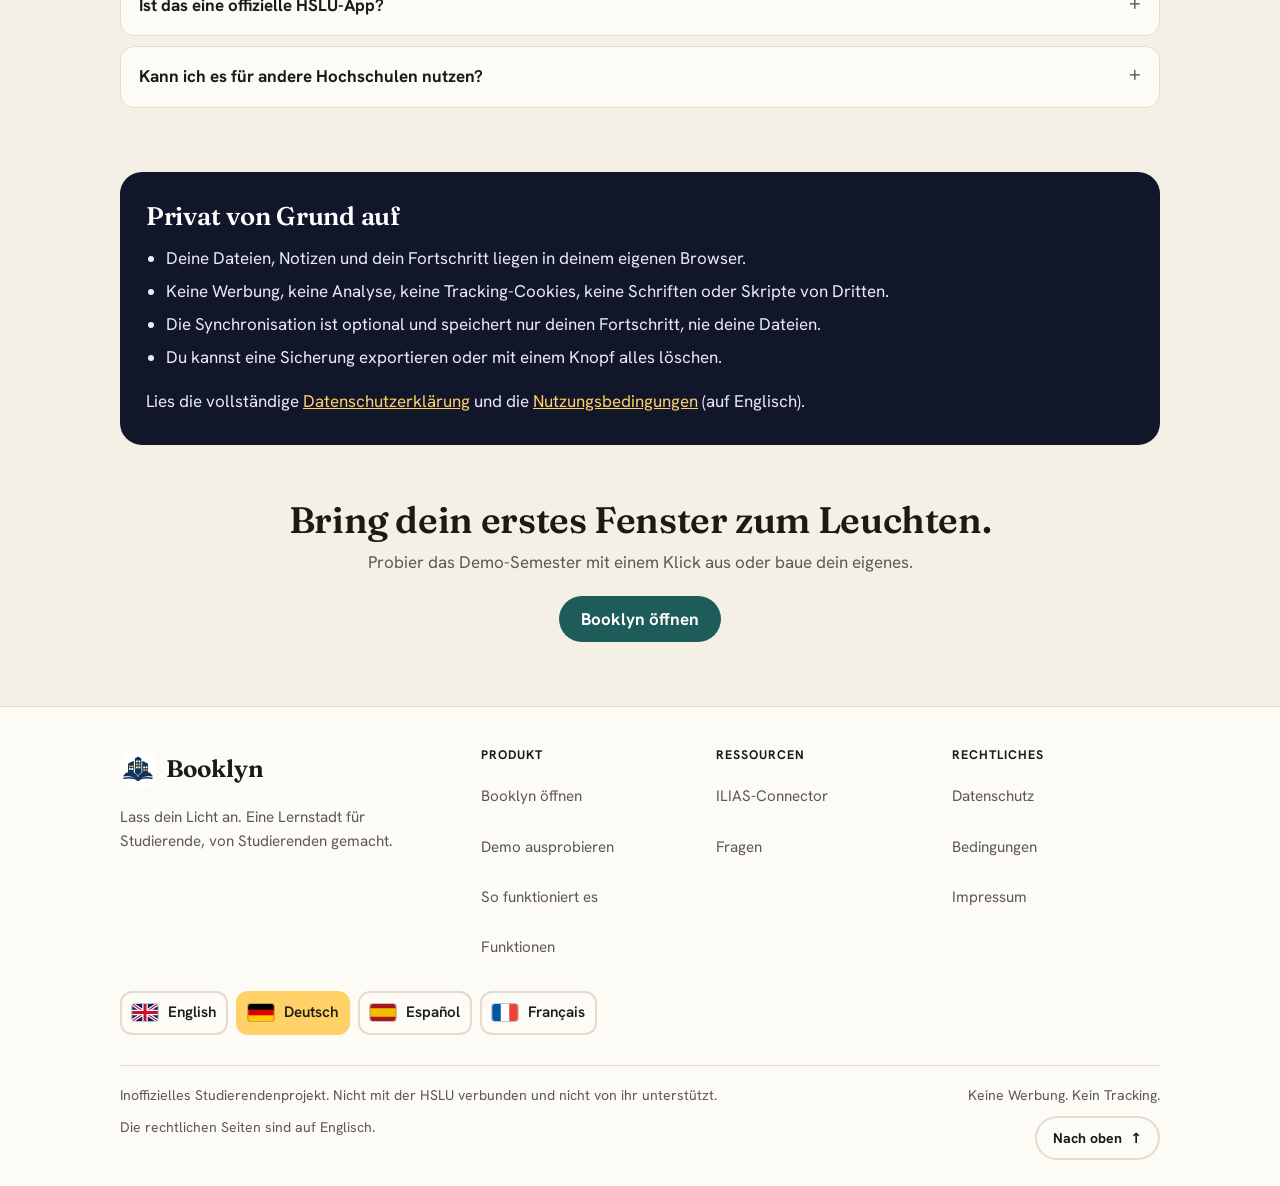
<file: de/index.html>
<!doctype html>
<html lang="de">
<head>
<meta charset="utf-8">
<meta name="viewport" content="width=device-width,initial-scale=1">
<title>Booklyn: Lass dein Licht an</title>
<meta name="description" content="Booklyn macht aus deinem Semester eine Stadt bei Nacht, die du beim Lernen zum Leuchten bringst. Gratis, privat und von Studierenden gemacht.">
<meta name="theme-color" content="#1d5c58">
<link rel="canonical" href="https://booklyn.pages.dev/de/">
<link rel="alternate" hreflang="en" href="https://booklyn.pages.dev/">
<link rel="alternate" hreflang="de" href="https://booklyn.pages.dev/de/">
<link rel="alternate" hreflang="es" href="https://booklyn.pages.dev/es/">
<link rel="alternate" hreflang="fr" href="https://booklyn.pages.dev/fr/">
<link rel="alternate" hreflang="x-default" href="https://booklyn.pages.dev/">
<link rel="icon" href="/app/icon.svg" type="image/svg+xml">
<link rel="icon" href="/app/favicon-32.png" sizes="32x32" type="image/png">
<link rel="apple-touch-icon" href="/app/apple-touch-icon.png">
<link rel="preload" href="/app/fonts/hanken-400.woff2" as="font" type="font/woff2" crossorigin>
<link rel="stylesheet" href="/app/fonts/fonts.css">
<link rel="stylesheet" href="/assets/site.css">
<script src="/assets/site.js"></script>
<meta property="og:title" content="Booklyn: Lass dein Licht an">
<meta property="og:description" content="Lerne eine Einheit, bestehe einen kurzen Check, und ein Fenster deiner Stadt leuchtet auf.">
<meta property="og:locale" content="de_CH">
<meta property="og:image" content="/assets/city.webp">
</head>
<body id="top">
<a class="skip" href="#main">Zum Inhalt springen</a>
<div class="wrap">
<header class="top">
<a class="brand" href="/de/"><img src="/app/icon.svg" alt="" width="36" height="36"><span>Booklyn</span></a>
<nav id="site-nav" aria-label="Hauptmenü"><a href="#how">So funktioniert es</a><a href="#features">Funktionen</a><a href="#faq">Fragen</a><a class="btn navapp" href="/app/?lang=de">Booklyn öffnen</a></nav>
<div class="topact"><details class="langdd" id="langdd"><summary aria-label="Sprache: Deutsch"><svg viewBox="0 0 60 40" aria-hidden="true" focusable="false"><rect width="60" height="40" fill="#DD0000"/><rect width="60" height="13.4" fill="#000"/><rect y="26.6" width="60" height="13.4" fill="#FFCE00"/></svg><span class="lcode">DE</span></summary><div class="langmenu" role="group" aria-label="Sprache"><a href="/" lang="en" hreflang="en"><svg viewBox="0 0 60 40" aria-hidden="true" focusable="false"><rect width="60" height="40" fill="#012169"/><path d="M0 0L60 40M60 0L0 40" stroke="#fff" stroke-width="8"/><path d="M0 0L60 40M60 0L0 40" stroke="#C8102E" stroke-width="3"/><path d="M30 0v40M0 20h60" stroke="#fff" stroke-width="13"/><path d="M30 0v40M0 20h60" stroke="#C8102E" stroke-width="7"/></svg><span>English</span></a><a href="/de/" lang="de" hreflang="de" aria-current="true"><svg viewBox="0 0 60 40" aria-hidden="true" focusable="false"><rect width="60" height="40" fill="#DD0000"/><rect width="60" height="13.4" fill="#000"/><rect y="26.6" width="60" height="13.4" fill="#FFCE00"/></svg><span>Deutsch</span></a><a href="/es/" lang="es" hreflang="es"><svg viewBox="0 0 60 40" aria-hidden="true" focusable="false"><rect width="60" height="40" fill="#AA151B"/><rect y="10" width="60" height="20" fill="#F1BF00"/></svg><span>Español</span></a><a href="/fr/" lang="fr" hreflang="fr"><svg viewBox="0 0 60 40" aria-hidden="true" focusable="false"><rect width="60" height="40" fill="#fff"/><rect width="20" height="40" fill="#0055A4"/><rect x="40" width="20" height="40" fill="#EF4135"/></svg><span>Français</span></a></div></details><a class="btn small" href="/app/?lang=de">Booklyn öffnen</a><button type="button" class="menu-btn" id="menu-btn" aria-expanded="false" aria-controls="site-nav" aria-label="Menü"><svg viewBox="0 0 24 24" width="22" height="22" aria-hidden="true"><path class="m-open" d="M4 7h16M4 12h16M4 17h16" fill="none" stroke="currentColor" stroke-width="2.2" stroke-linecap="round"/><path class="m-close" d="M6 6l12 12M18 6L6 18" fill="none" stroke="currentColor" stroke-width="2.2" stroke-linecap="round"/></svg></button></div>
</header>
<main id="main">
<section class="hero herogrid" id="try">
<div>
<h1>Lass dein Licht an.</h1>
<p class="lede">Booklyn macht aus deinem Semester eine Stadt bei Nacht. Lerne eine Einheit, bestehe einen kurzen Check zu deinem eigenen Material, und ein Fenster leuchtet auf. Lässt du eine Woche schleifen, verblasst es langsam.</p>
<div class="cta"><a class="btn" href="/app/?lang=de">Booklyn öffnen</a><a class="btn ghost" href="#how">So funktioniert es</a></div>
<ul class="trust" aria-label="Das Wichtigste"><li>Gratis</li><li>Kein Konto nötig</li><li>Funktioniert offline</li><li>Dateien bleiben auf deinem Gerät</li><li>Englisch, Deutsch, Spanisch, Französisch</li></ul>
<p class="note"><strong>Probier es aus:</strong> Tippe auf ein Stockwerk, das nicht leuchtet, beantworte die Frage und spule dann eine Woche vor.</p>
</div>
<div class="demo" aria-label="Interaktive Booklyn-Demo">
<svg viewBox="-225 -50 450 290" role="group" aria-label="Eine kleine Demo-Stadt. Jedes Stockwerk ist eine Woche eines Moduls."><g id="demo-city"></g></svg>
<div class="dstats"><b id="d-stats">0</b><span class="dbar"><i id="d-bar"></i></span><span class="dchip"><span id="d-coins">0</span> Münzen</span><span class="dchip" id="d-day">1</span><span class="dchip">Nächste Miete in <span id="d-rent">--:--:--</span></span></div>
<p class="dmsg" id="d-msg" role="status" aria-live="polite">Tippe auf ein Stockwerk, das nicht leuchtet.</p>
<div class="dquiz" id="d-quiz" hidden></div>
<div class="drow"><button type="button" class="btn small" id="d-ff">8 Tage vorspulen</button><button type="button" class="btn ghost small" id="d-reset">Zurücksetzen</button></div>
<div class="legend" style="color:#cfd3ee" aria-label="Was die Fenster bedeuten"><span><i class="l-on"></i>Licht an</span><span><i class="l-prog"></i>In Arbeit</span><span><i class="l-fade"></i>Verblasst</span><span><i class="l-ready"></i>Bereit</span><span><i class="l-wait"></i>Wartet auf Dateien</span></div>
</div>
</section>

<section class="s" id="how" aria-labelledby="how-h">
<h2 id="how-h">So funktioniert es</h2>
<p class="sub">Dein Studium ist die Stadt, ein Semester ein Viertel, ein Modul ein Gebäude und jede Lerneinheit ein Stockwerk.</p>
<div class="grid">
<div class="card"><span class="num" aria-hidden="true">1</span><h3>Material hinzufügen</h3><p>Zieh PDFs, Word- und PowerPoint-Dateien oder ganze Ordner hinein. Booklyn schlägt anhand des Dateinamens Modul und Woche vor, du bestätigst. Die Dateien bleiben in deinem Browser.</p></div>
<div class="card"><span class="num" aria-hidden="true">2</span><h3>Ein Stockwerk lernen</h3><p>Öffne die Woche, lies, mach Notizen und nutze den Fokus-Timer. Keine Serie, die an einem schlechten Tag reisst.</p></div>
<div class="card"><span class="num" aria-hidden="true">3</span><h3>Check bestehen</h3><p>Kurze Fragen entstehen aus deinen eigenen Dateien, auf deinem Gerät. Bestehst du, geht das Licht an und ein Gast zieht ein, der dir Miete in Münzen zahlt.</p></div>
</div>
<h3 style="margin:34px 0 0;font-size:1.3rem">Die Regeln in 30 Sekunden</h3>
<div class="rules">
<div class="rule"><span class="ico" aria-hidden="true">💡</span><b>Ein Licht hält 7 Tage</b><span>Danach verblasst es weitere 7 Tage. Bestehe den Check erneut, um es zurückzuholen. Rettest du ein Licht rechtzeitig, hält es länger (14, dann 30 Tage).</span></div>
<div class="rule"><span class="ico" aria-hidden="true">🏠</span><b>Gäste zahlen Miete</b><span>Jedes leuchtende Stockwerk zahlt 1 Münze pro Tag. Die Miete wird beim Öffnen des Campus eingesammelt und lagert bis zu 3 Tage.</span></div>
<div class="rule"><span class="ico" aria-hidden="true">📌</span><b>Einfache Stockwerke anheften</b><span>Ein angeheftetes Licht verblasst nie, zahlt aber keine Miete. Gut für Einheiten, die nicht in der Prüfung vorkommen.</span></div>
<div class="rule"><span class="ico" aria-hidden="true">🛡️</span><b>Schilde</b><span>Ein Schild rettet ein verblassendes Licht einmal. Du kannst zwei besitzen.</span></div>
<div class="rule"><span class="ico" aria-hidden="true">🎁</span><b>Boni</b><span>+10 für das erste Licht, +15, wenn eine Woche in jedem Modul leuchtet, +50 für ein fertiges Gebäude.</span></div>
<div class="rule"><span class="ico" aria-hidden="true">🎨</span><b>Münzen sind Kosmetik</b><span>Gib sie für Bäume, Pools, Landeplätze, Inselstile, Autos und Leute aus. Sie kosten nie echtes Geld.</span></div>
</div>
</section>

<section class="s" id="see" aria-labelledby="see-h">
<h2 id="see-h">So sieht es aus</h2>
<p class="sub">Echte Bildschirme der App, mit dem Demo-Semester.</p>
<div class="shots">
<figure class="shot wide"><img src="/assets/shot-campus.webp" width="1100" height="720" loading="lazy" alt="Der Booklyn-Campus am Computer: eine Insel mit einem Gebäude pro Modul, leuchtenden Fenstern, Bäumen, Autos und Leuten."><figcaption>Dein Semester als Insel: ein Gebäude pro Modul, ein Stockwerk pro Woche.</figcaption></figure>
<figure class="shot"><img src="/assets/shot-phone.webp" width="390" height="760" loading="lazy" alt="Der Booklyn-Campus auf dem Handy."><figcaption>Auch fürs Handy gemacht.</figcaption></figure>
<figure class="shot"><img src="/assets/shot-shop.webp" width="390" height="760" loading="lazy" alt="Der Booklyn-Shop auf dem Handy, mit Autos und Leuten zum Kaufen."><figcaption>Gib Münzen für Stile, Autos und Leute aus. Vorschau vor dem Kauf.</figcaption></figure>
</div>
</section>

<section class="s" id="features" aria-labelledby="f-h">
<h2 id="f-h">Alles für ein echtes Semester</h2>
<p class="sub">In Minuten eingerichtet, danach bleibt es dir aus dem Weg.</p>
<div class="group"><h3>Lernen</h3><div class="grid">
<div class="card"><span class="ico" aria-hidden="true">🧠</span><h3>Fragen aus deinen Dateien</h3><p>Lückentext- und Multiple-Choice-Fragen entstehen auf deinem Gerät aus deinen Folien und Skripten. Optionale KI-Fragen sind aus, bis du sie einschaltest.</p></div>
<div class="card"><span class="ico" aria-hidden="true">🗂️</span><h3>Intelligentes Sortieren</h3><p>Booklyn liest Modulkürzel und Wochennummer aus Dateinamen. Duplikate werden am Inhalt erkannt und übersprungen. Auch Kurse ohne Wochen funktionieren: nenne die Einheiten Themen oder Kapitel.</p></div>
<div class="card"><span class="ico" aria-hidden="true">🏠</span><h3>Das ganze Haus üben</h3><p>Vor einer Prüfung bekommst du 20 oder 25 Fragen aus allen Stockwerken eines Moduls und wiederholst danach, was du verpasst hast.</p></div>
<div class="card"><span class="ico" aria-hidden="true">🔎</span><h3>Alles durchsuchen</h3><p>Finde alles in Namen, Titeln, Notizen und im Text deiner PDF-, Word- und PowerPoint-Dateien.</p></div>
<div class="card"><span class="ico" aria-hidden="true">⏱️</span><h3>Notizen und Fokus-Timer</h3><p>Schreib eine Notiz pro Woche, verknüpfe Notizen mit einer Seite oder Folie und lerne in Zeitblöcken vor dem Check.</p></div>
<div class="card"><span class="ico" aria-hidden="true">📚</span><h3>Lernziele</h3><p>Schreib auf, was du können sollst, verknüpfe es mit Dateien, Notizen und Quizübungen und sieh, welche Ziele noch offen sind.</p></div>
</div></div>
<div class="group"><h3>Den Überblick behalten</h3><div class="grid">
<div class="card"><span class="ico" aria-hidden="true">📅</span><h3>Termine und Heute</h3><p>Prüfungen, Tests und Abgaben stehen neben deiner Stadt, und eine Heute-Seite sagt dir, was du zuerst lernen sollst.</p></div>
<div class="card"><span class="ico" aria-hidden="true">🎯</span><h3>Live-Countdowns</h3><p>Jedes leuchtende Stockwerk zeigt, wie lange es noch an bleibt, und der Mietzähler zeigt, wann du das nächste Mal bezahlt wirst.</p></div>
<div class="card"><span class="ico" aria-hidden="true">🧩</span><h3>ILIAS-Connector</h3><p>Eine optionale <a href="/connector/">Browser-Erweiterung</a> findet neue Dateien auf HSLU ILIAS und fügt sie mit einem Klick hinzu. Die Dateien kommen per Schiff an. Nichts wird hochgeladen.</p></div>
</div></div>
<div class="group"><h3>Mach sie zu deiner</h3><div class="grid">
<div class="card"><span class="ico" aria-hidden="true">🏝️</span><h3>Eine Insel, alle Semester</h3><p>Jedes Semester ist ein Viertel derselben Insel. Wechsle zwischen ihnen oder sieh die ganze Insel auf einmal.</p></div>
<div class="card"><span class="ico" aria-hidden="true">🌦️</span><h3>Stile und Wetter</h3><p>Herbst, Kirschblüte, Schnee, Wüste, Regen, Glühwürmchen, Nebel oder goldene Stunde, mit Wetter über der ganzen Insel.</p></div>
<div class="card"><span class="ico" aria-hidden="true">🚗</span><h3>Dekoration, Autos und Leute</h3><p>Bäume, Lampen, Pools, Statuen, Dachgärten und Landeplätze, dazu Autos auf den Strassen und Leute auf den Gehwegen. Sieh dir jedes Teil vor dem Kauf an.</p></div>
</div></div>
<div class="group"><h3>Privat und mobil</h3><div class="grid">
<div class="card"><span class="ico" aria-hidden="true">🔒</span><h3>Lokal zuerst</h3><p>Dateien, Notizen und Fortschritt liegen in deinem Browser. Installiere es als App und lerne offline.</p></div>
<div class="card"><span class="ico" aria-hidden="true">🔑</span><h3>Sync ohne E-Mail</h3><p>Die optionale Synchronisation nutzt einen Passkey (Fingerabdruck, Gesicht oder Geräte-PIN) oder einen geheimen Code, keine E-Mail-Adresse und kein Passwort. Verlierst du den Code, kann niemand deinen Fortschritt zurückholen, auch wir nicht.</p></div>
<div class="card"><span class="ico" aria-hidden="true">🌍</span><h3>Vier Sprachen</h3><p>Die ganze App gibt es auf Englisch, Deutsch, Spanisch und Französisch. Wechsle jederzeit; deine Wahl wird gemerkt.</p></div>
</div></div>
</section>

<section class="s" id="install" aria-labelledby="inst-h">
<h2 id="inst-h">Auf Handy oder Computer installieren</h2>
<p class="sub">Kein App-Store nötig. Booklyn wird über den Browser installiert und öffnet sich dann wie jede andere App, auch offline.</p>
<div class="grid">
<div class="card"><span class="num" aria-hidden="true">A</span><h3>Android (Chrome)</h3><p>Öffne Booklyn, tippe auf das ⋮-Menü und dann auf «App installieren» oder «Zum Startbildschirm hinzufügen».</p></div>
<div class="card"><span class="num" aria-hidden="true">i</span><h3>iPhone und iPad (Safari)</h3><p>Öffne Booklyn in Safari, tippe auf «Teilen» und dann auf «Zum Home-Bildschirm».</p></div>
<div class="card"><span class="num" aria-hidden="true">PC</span><h3>Computer (Edge oder Chrome)</h3><p>Öffne Booklyn und klicke auf das Installationssymbol in der Adressleiste oder im Browsermenü auf «Booklyn installieren».</p></div>
</div>
</section>

<section class="s" aria-labelledby="c-h2">
<div class="priv">
<h2 id="c-h2">ILIAS-Dateien mit einem Klick</h2>
<p style="margin:8px 0 0;max-width:40rem">Der optionale Connector läuft in Edge und Chrome am Computer. Er nutzt deine eigene HSLU-Anmeldung, listet die gefundenen Dateien auf und lässt dich die gewünschten hinzufügen.</p>
<p style="margin:16px 0 0"><a class="btn" href="/connector/">Connector holen</a></p>
</div>
</section>

<section class="s faq" id="faq" aria-labelledby="q-h">
<h2 id="q-h">Fragen</h2>
<details><summary>Ist es gratis?</summary><p>Ja. Booklyn ist gratis und ohne Werbung. Münzen verdienst du durch Lernen, sie kosten nie echtes Geld.</p></details>
<details><summary>Wer kann meine Dateien sehen?</summary><p>Nur du. Die Dateien liegen im Browser auf deinem eigenen Gerät und werden nie hochgeladen. Schaltest du die Synchronisation ein, wird nur dein Fortschritt gespeichert, nie deine Dateien.</p></details>
<details><summary>Funktioniert es auf meinem Handy?</summary><p>Ja, in jedem modernen Handy-Browser, und du kannst es auf den Startbildschirm installieren (siehe oben). Der ILIAS-Connector braucht einen Computer mit Edge oder Chrome.</p></details>
<details><summary>Funktioniert es offline?</summary><p>Ja. Nach dem ersten Besuch öffnet es sich ohne Verbindung. Die Synchronisation holt auf, sobald du wieder online bist.</p></details>
<details><summary>Mein Kurs ist nicht nach Wochen gegliedert. Kann ich Booklyn trotzdem nutzen?</summary><p>Ja. Wähle in einem Modul «Themen» oder «Kapitel» statt «Wochen». Die Stockwerke heissen dann Thema 1, Thema 2 … und du kannst jedes umbenennen. Eine Datei ohne Woche bleibt mit «Bitte prüfen» markiert, bis du sie einem Stockwerk zuordnest.</p></details>
<details><summary>Was, wenn ich meinen Sync-Code verliere?</summary><p>Er lässt sich nicht wiederherstellen, weil wir nur einen Einweg-Hash speichern. Deine Daten auf dem Gerät bleiben unberührt. Schreib den Code an einem sicheren Ort auf oder nutze stattdessen einen Passkey.</p></details>
<details><summary>Liest die KI meine Dateien?</summary><p>Standardmässig nicht. Fragen entstehen auf deinem Gerät. Schaltest du die optionale KI-Einstellung ein, werden kurze Auszüge der Einheit, die du prüfst, an Cloudflare Workers AI gesendet, um Fragen zu schreiben, und nicht gespeichert. Es gibt ein Tageslimit, damit der Dienst gratis bleibt.</p></details>
<details><summary>Welche Sprachen gibt es?</summary><p>Englisch, Deutsch, Spanisch und Französisch, in der App und auf dieser Seite. Die rechtlichen Seiten (Datenschutz, Nutzungsbedingungen, Impressum) sind auf Englisch.</p></details>
<details><summary>Ist das eine offizielle HSLU-App?</summary><p>Nein. Booklyn ist ein inoffizielles Studierendenprojekt und nicht mit der HSLU verbunden.</p></details>
<details><summary>Kann ich es für andere Hochschulen nutzen?</summary><p>Ja. Du fügst deine eigenen Module und Dateien hinzu, also funktioniert es für jeden Kurs. Nur der ILIAS-Connector ist für die HSLU gemacht.</p></details>
</section>

<section class="s" aria-labelledby="p-h">
<div class="priv">
<h2 id="p-h">Privat von Grund auf</h2>
<ul>
<li>Deine Dateien, Notizen und dein Fortschritt liegen in deinem eigenen Browser.</li>
<li>Keine Werbung, keine Analyse, keine Tracking-Cookies, keine Schriften oder Skripte von Dritten.</li>
<li>Die Synchronisation ist optional und speichert nur deinen Fortschritt, nie deine Dateien.</li>
<li>Du kannst eine Sicherung exportieren oder mit einem Knopf alles löschen.</li>
</ul>
<p style="margin:16px 0 0">Lies die vollständige <a href="/privacy/">Datenschutzerklärung</a> und die <a href="/terms/">Nutzungsbedingungen</a> (auf Englisch).</p>
</div>
</section>

<section class="s" aria-labelledby="c-h" style="text-align:center">
<h2 id="c-h">Bring dein erstes Fenster zum Leuchten.</h2>
<p class="sub" style="margin:8px auto 20px">Probier das Demo-Semester mit einem Klick aus oder baue dein eigenes.</p>
<a class="btn" href="/app/?lang=de">Booklyn öffnen</a>
</section>
<script src="/assets/landing.js" defer></script>
</main>
</div>
<footer class="sitefoot">
<div class="wrap">
<div class="fgrid">
<div class="fbrand"><a class="brand" href="/de/"><img src="/app/icon.svg" alt="" width="36" height="36"><span>Booklyn</span></a><p>Lass dein Licht an. Eine Lernstadt für Studierende, von Studierenden gemacht.</p></div>
<nav aria-label="Produkt"><h2>Produkt</h2><a href="/app/?lang=de">Booklyn öffnen</a><a href="#try">Demo ausprobieren</a><a href="#how">So funktioniert es</a><a href="#features">Funktionen</a></nav>
<nav aria-label="Ressourcen"><h2>Ressourcen</h2><a href="/connector/">ILIAS-Connector</a><a href="#faq">Fragen</a></nav>
<nav aria-label="Rechtliches"><h2>Rechtliches</h2><a href="/privacy/">Datenschutz</a><a href="/terms/">Bedingungen</a><a href="/imprint/">Impressum</a></nav>
</div>
<div class="langsw" role="group" aria-label="Sprache"><a href="/" lang="en" hreflang="en"><svg viewBox="0 0 60 40" aria-hidden="true" focusable="false"><rect width="60" height="40" fill="#012169"/><path d="M0 0L60 40M60 0L0 40" stroke="#fff" stroke-width="8"/><path d="M0 0L60 40M60 0L0 40" stroke="#C8102E" stroke-width="3"/><path d="M30 0v40M0 20h60" stroke="#fff" stroke-width="13"/><path d="M30 0v40M0 20h60" stroke="#C8102E" stroke-width="7"/></svg><span>English</span></a><a href="/de/" lang="de" hreflang="de" aria-current="true"><svg viewBox="0 0 60 40" aria-hidden="true" focusable="false"><rect width="60" height="40" fill="#DD0000"/><rect width="60" height="13.4" fill="#000"/><rect y="26.6" width="60" height="13.4" fill="#FFCE00"/></svg><span>Deutsch</span></a><a href="/es/" lang="es" hreflang="es"><svg viewBox="0 0 60 40" aria-hidden="true" focusable="false"><rect width="60" height="40" fill="#AA151B"/><rect y="10" width="60" height="20" fill="#F1BF00"/></svg><span>Español</span></a><a href="/fr/" lang="fr" hreflang="fr"><svg viewBox="0 0 60 40" aria-hidden="true" focusable="false"><rect width="60" height="40" fill="#fff"/><rect width="20" height="40" fill="#0055A4"/><rect x="40" width="20" height="40" fill="#EF4135"/></svg><span>Français</span></a></div>
<div class="fbottom"><span>Inoffizielles Studierendenprojekt. Nicht mit der HSLU verbunden und nicht von ihr unterstützt.</span><span>Keine Werbung. Kein Tracking.</span><span>Die rechtlichen Seiten sind auf Englisch.</span><a class="totop" href="#top">Nach oben <span aria-hidden="true">&uarr;</span></a></div>
</div>
</footer>
</body>
</html>
</file>
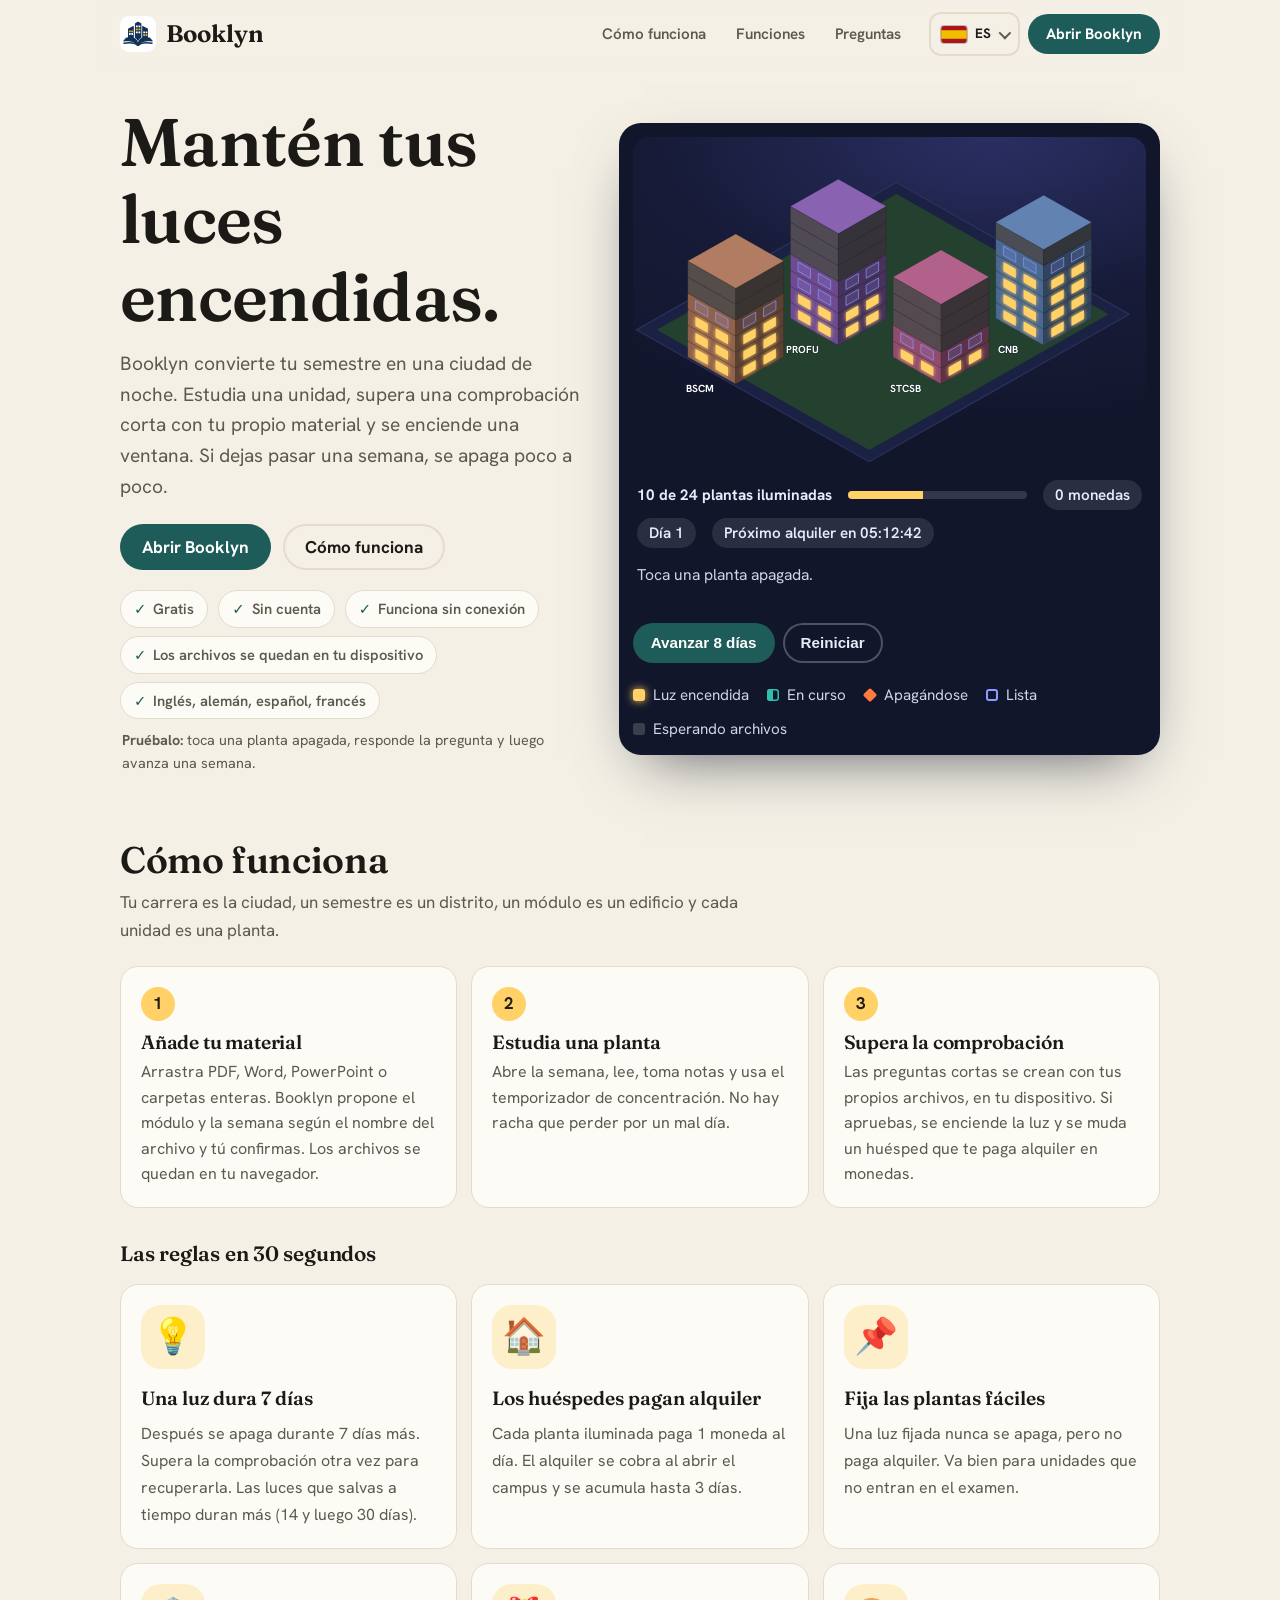
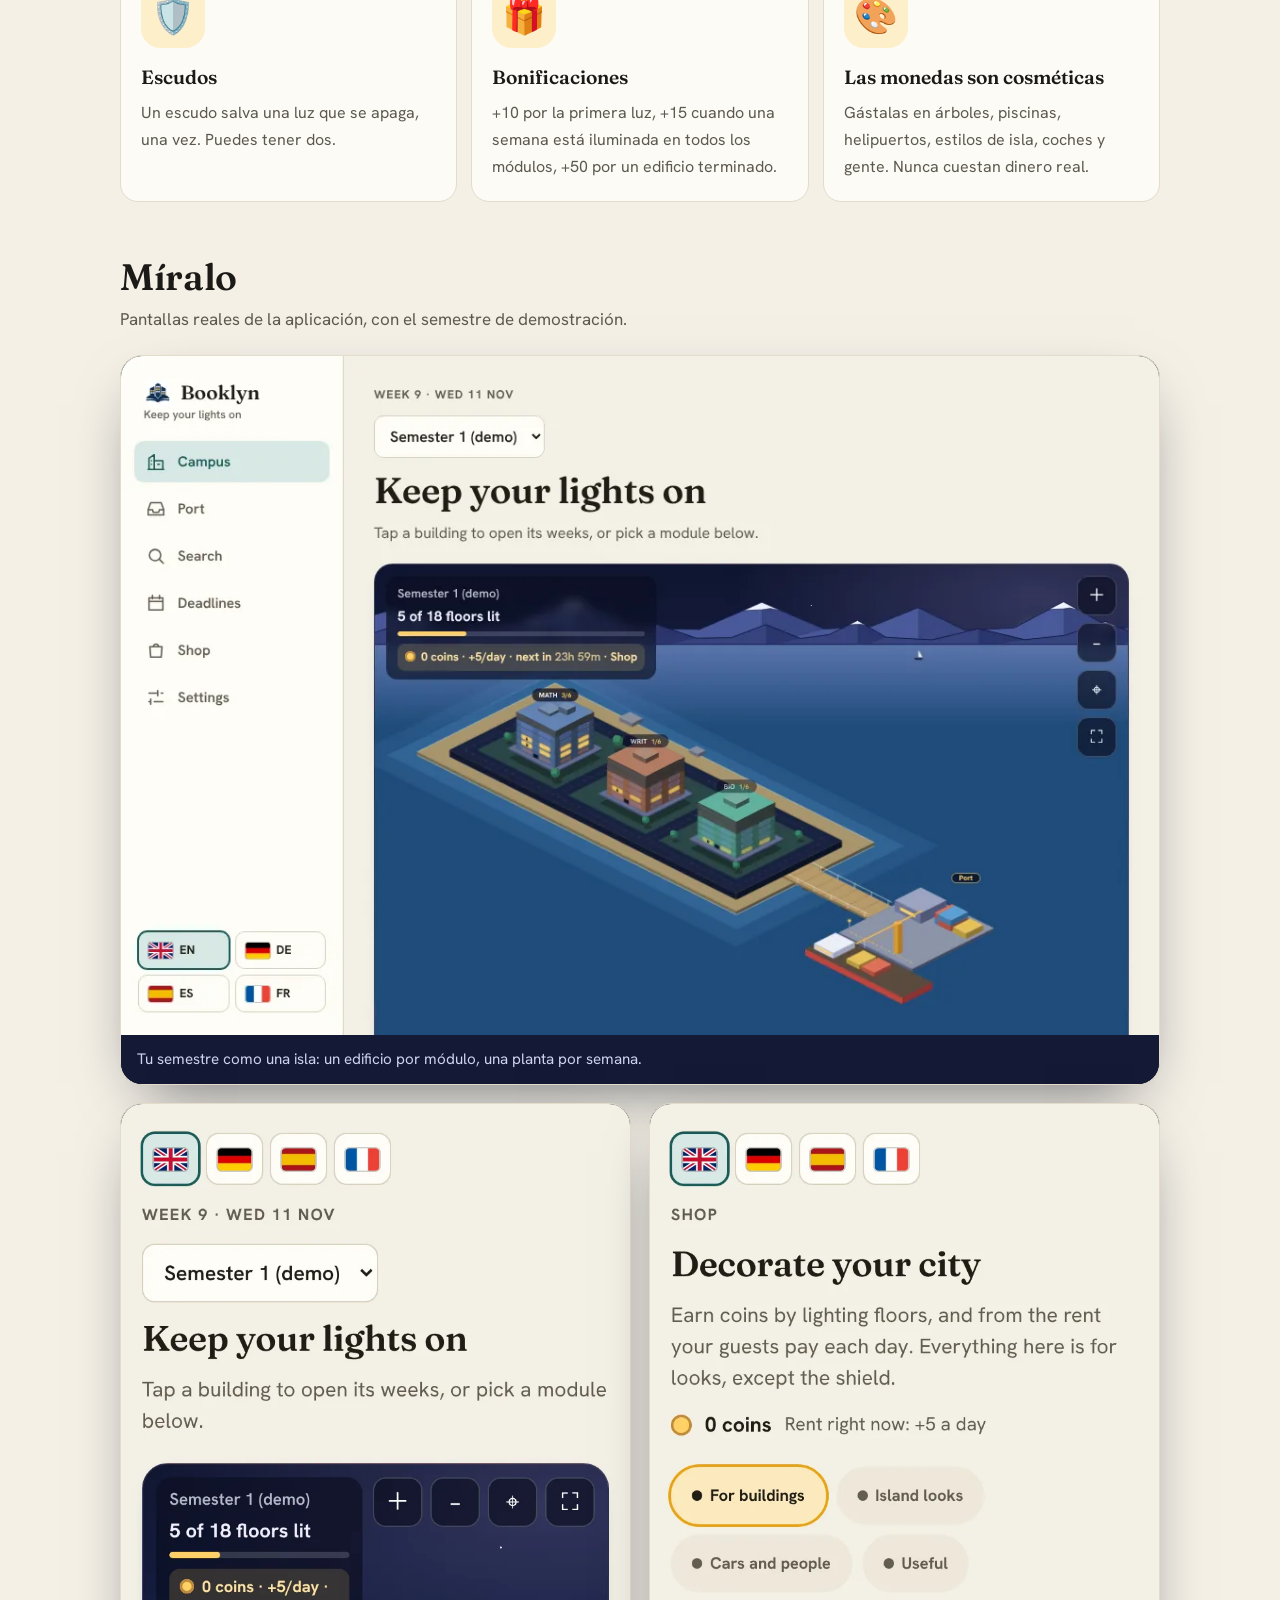
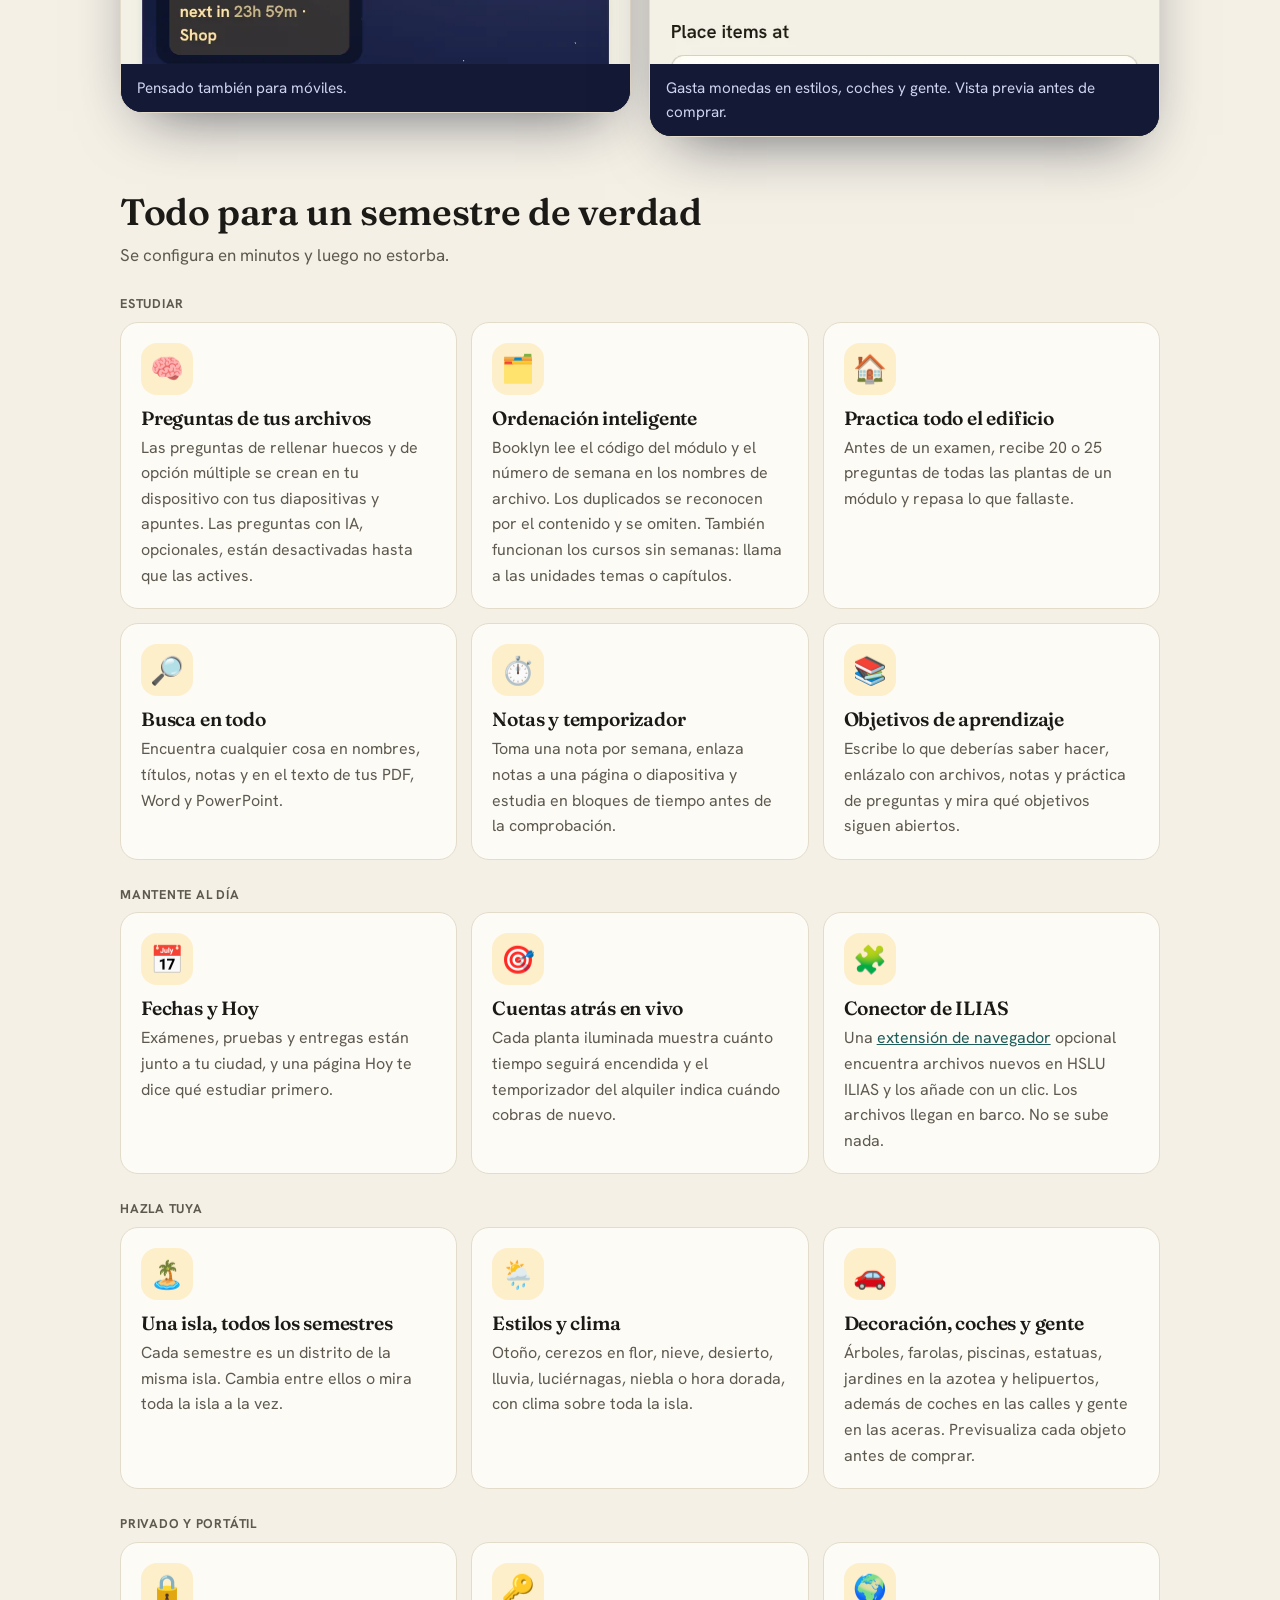
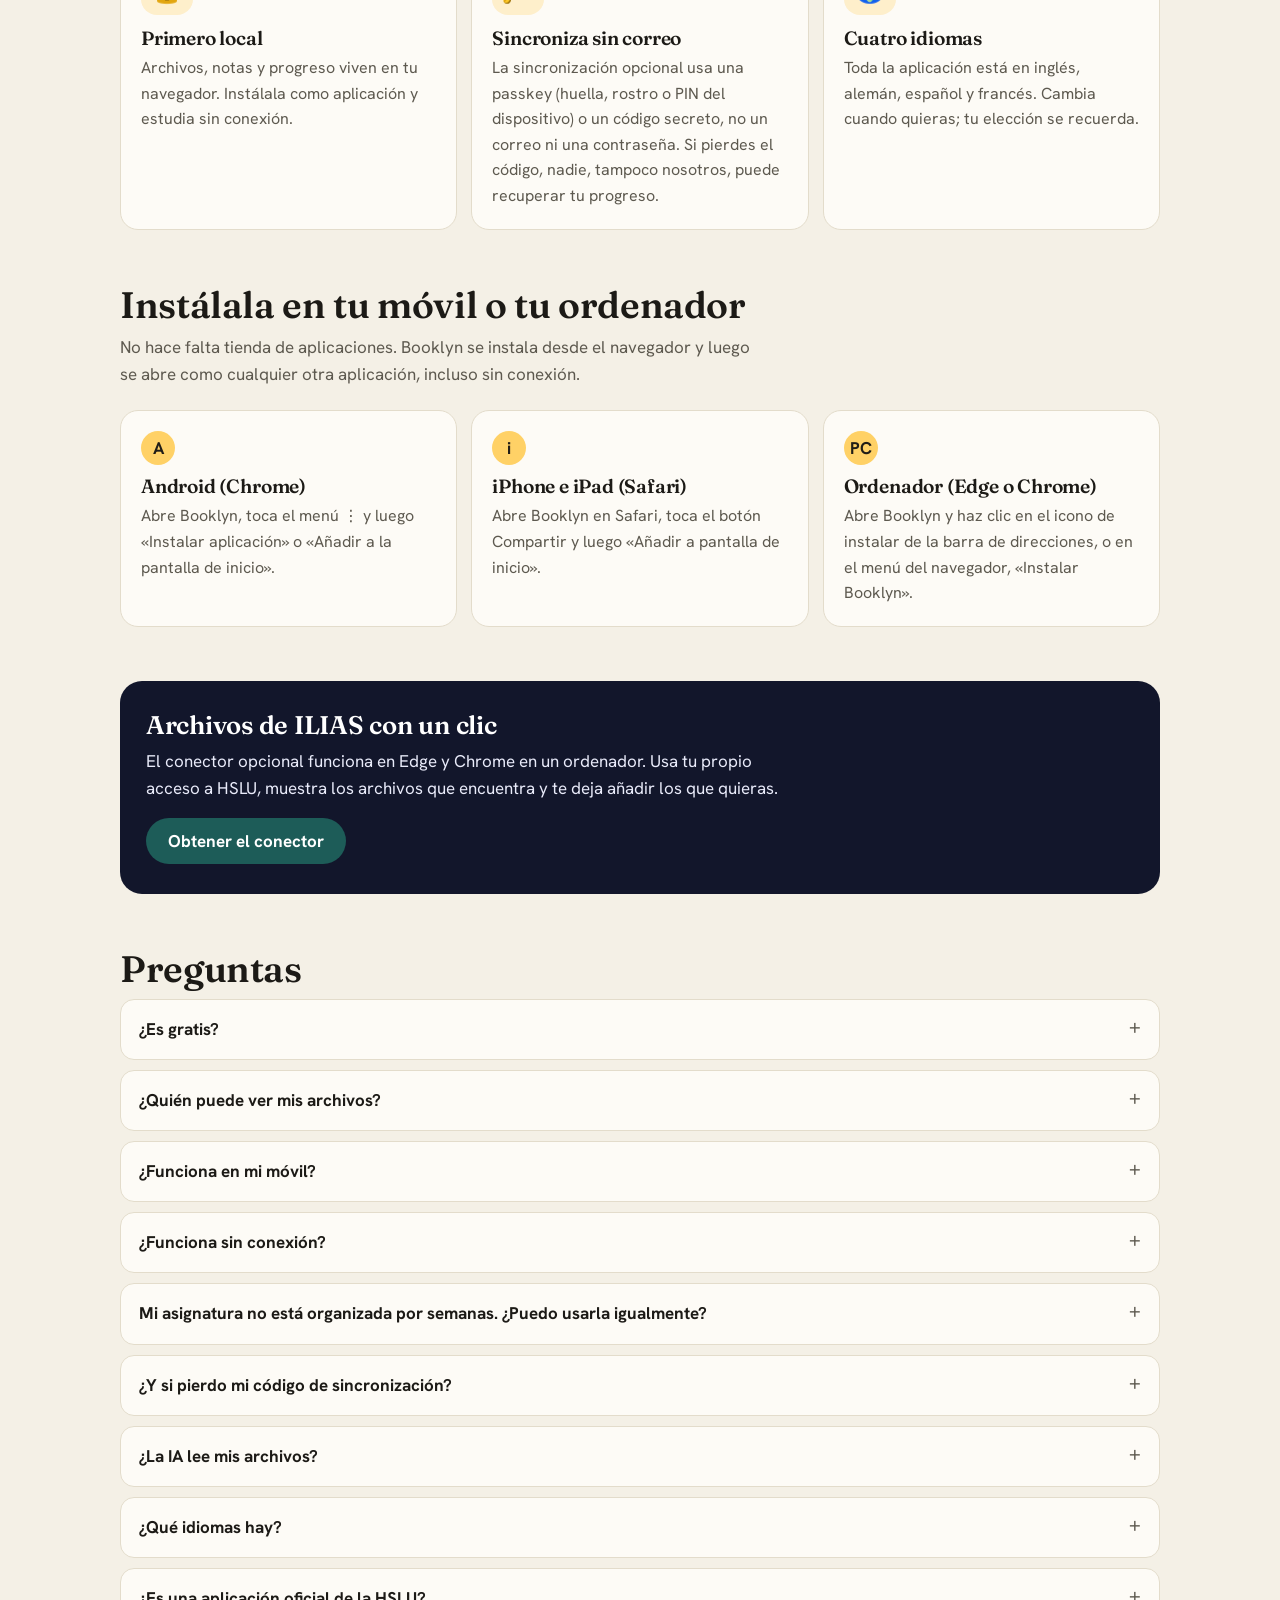
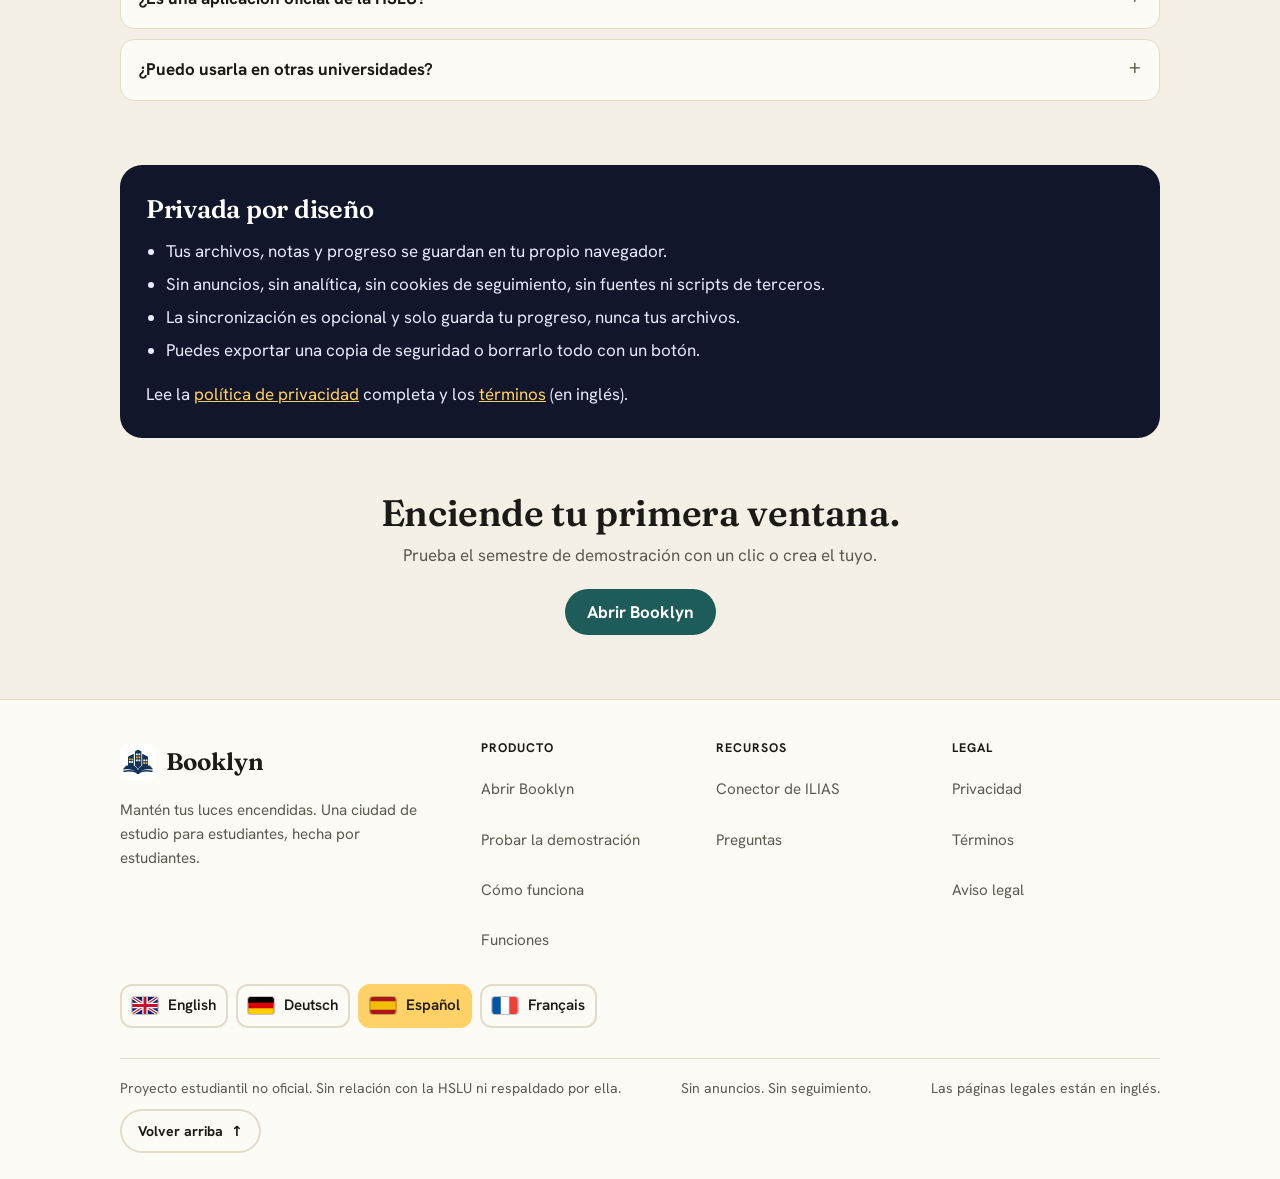
<file: es/index.html>
<!doctype html>
<html lang="es">
<head>
<meta charset="utf-8">
<meta name="viewport" content="width=device-width,initial-scale=1">
<title>Booklyn: mantén tus luces encendidas</title>
<meta name="description" content="Booklyn convierte tu semestre en una ciudad nocturna que iluminas mientras estudias. Gratis, privada y hecha por estudiantes.">
<meta name="theme-color" content="#1d5c58">
<link rel="canonical" href="https://booklyn.pages.dev/es/">
<link rel="alternate" hreflang="en" href="https://booklyn.pages.dev/">
<link rel="alternate" hreflang="de" href="https://booklyn.pages.dev/de/">
<link rel="alternate" hreflang="es" href="https://booklyn.pages.dev/es/">
<link rel="alternate" hreflang="fr" href="https://booklyn.pages.dev/fr/">
<link rel="alternate" hreflang="x-default" href="https://booklyn.pages.dev/">
<link rel="icon" href="/app/icon.svg" type="image/svg+xml">
<link rel="icon" href="/app/favicon-32.png" sizes="32x32" type="image/png">
<link rel="apple-touch-icon" href="/app/apple-touch-icon.png">
<link rel="preload" href="/app/fonts/hanken-400.woff2" as="font" type="font/woff2" crossorigin>
<link rel="stylesheet" href="/app/fonts/fonts.css">
<link rel="stylesheet" href="/assets/site.css">
<script src="/assets/site.js"></script>
<meta property="og:title" content="Booklyn: mantén tus luces encendidas">
<meta property="og:description" content="Estudia una unidad, supera una comprobación corta y se enciende una ventana de tu ciudad.">
<meta property="og:locale" content="es_ES">
<meta property="og:image" content="/assets/city.webp">
</head>
<body id="top">
<a class="skip" href="#main">Saltar al contenido</a>
<div class="wrap">
<header class="top">
<a class="brand" href="/es/"><img src="/app/icon.svg" alt="" width="36" height="36"><span>Booklyn</span></a>
<nav id="site-nav" aria-label="Principal"><a href="#how">Cómo funciona</a><a href="#features">Funciones</a><a href="#faq">Preguntas</a><a class="btn navapp" href="/app/?lang=es">Abrir Booklyn</a></nav>
<div class="topact"><details class="langdd" id="langdd"><summary aria-label="Idioma: Español"><svg viewBox="0 0 60 40" aria-hidden="true" focusable="false"><rect width="60" height="40" fill="#AA151B"/><rect y="10" width="60" height="20" fill="#F1BF00"/></svg><span class="lcode">ES</span></summary><div class="langmenu" role="group" aria-label="Idioma"><a href="/" lang="en" hreflang="en"><svg viewBox="0 0 60 40" aria-hidden="true" focusable="false"><rect width="60" height="40" fill="#012169"/><path d="M0 0L60 40M60 0L0 40" stroke="#fff" stroke-width="8"/><path d="M0 0L60 40M60 0L0 40" stroke="#C8102E" stroke-width="3"/><path d="M30 0v40M0 20h60" stroke="#fff" stroke-width="13"/><path d="M30 0v40M0 20h60" stroke="#C8102E" stroke-width="7"/></svg><span>English</span></a><a href="/de/" lang="de" hreflang="de"><svg viewBox="0 0 60 40" aria-hidden="true" focusable="false"><rect width="60" height="40" fill="#DD0000"/><rect width="60" height="13.4" fill="#000"/><rect y="26.6" width="60" height="13.4" fill="#FFCE00"/></svg><span>Deutsch</span></a><a href="/es/" lang="es" hreflang="es" aria-current="true"><svg viewBox="0 0 60 40" aria-hidden="true" focusable="false"><rect width="60" height="40" fill="#AA151B"/><rect y="10" width="60" height="20" fill="#F1BF00"/></svg><span>Español</span></a><a href="/fr/" lang="fr" hreflang="fr"><svg viewBox="0 0 60 40" aria-hidden="true" focusable="false"><rect width="60" height="40" fill="#fff"/><rect width="20" height="40" fill="#0055A4"/><rect x="40" width="20" height="40" fill="#EF4135"/></svg><span>Français</span></a></div></details><a class="btn small" href="/app/?lang=es">Abrir Booklyn</a><button type="button" class="menu-btn" id="menu-btn" aria-expanded="false" aria-controls="site-nav" aria-label="Menú"><svg viewBox="0 0 24 24" width="22" height="22" aria-hidden="true"><path class="m-open" d="M4 7h16M4 12h16M4 17h16" fill="none" stroke="currentColor" stroke-width="2.2" stroke-linecap="round"/><path class="m-close" d="M6 6l12 12M18 6L6 18" fill="none" stroke="currentColor" stroke-width="2.2" stroke-linecap="round"/></svg></button></div>
</header>
<main id="main">
<section class="hero herogrid" id="try">
<div>
<h1>Mantén tus luces encendidas.</h1>
<p class="lede">Booklyn convierte tu semestre en una ciudad de noche. Estudia una unidad, supera una comprobación corta con tu propio material y se enciende una ventana. Si dejas pasar una semana, se apaga poco a poco.</p>
<div class="cta"><a class="btn" href="/app/?lang=es">Abrir Booklyn</a><a class="btn ghost" href="#how">Cómo funciona</a></div>
<ul class="trust" aria-label="Lo más importante"><li>Gratis</li><li>Sin cuenta</li><li>Funciona sin conexión</li><li>Los archivos se quedan en tu dispositivo</li><li>Inglés, alemán, español, francés</li></ul>
<p class="note"><strong>Pruébalo:</strong> toca una planta apagada, responde la pregunta y luego avanza una semana.</p>
</div>
<div class="demo" aria-label="Demostración interactiva de Booklyn">
<svg viewBox="-225 -50 450 290" role="group" aria-label="Una pequeña ciudad de demostración. Cada planta es una semana de un módulo."><g id="demo-city"></g></svg>
<div class="dstats"><b id="d-stats">0</b><span class="dbar"><i id="d-bar"></i></span><span class="dchip"><span id="d-coins">0</span> monedas</span><span class="dchip" id="d-day">1</span><span class="dchip">Próximo alquiler en <span id="d-rent">--:--:--</span></span></div>
<p class="dmsg" id="d-msg" role="status" aria-live="polite">Toca una planta apagada.</p>
<div class="dquiz" id="d-quiz" hidden></div>
<div class="drow"><button type="button" class="btn small" id="d-ff">Avanzar 8 días</button><button type="button" class="btn ghost small" id="d-reset">Reiniciar</button></div>
<div class="legend" style="color:#cfd3ee" aria-label="Qué significan las ventanas"><span><i class="l-on"></i>Luz encendida</span><span><i class="l-prog"></i>En curso</span><span><i class="l-fade"></i>Apagándose</span><span><i class="l-ready"></i>Lista</span><span><i class="l-wait"></i>Esperando archivos</span></div>
</div>
</section>

<section class="s" id="how" aria-labelledby="how-h">
<h2 id="how-h">Cómo funciona</h2>
<p class="sub">Tu carrera es la ciudad, un semestre es un distrito, un módulo es un edificio y cada unidad es una planta.</p>
<div class="grid">
<div class="card"><span class="num" aria-hidden="true">1</span><h3>Añade tu material</h3><p>Arrastra PDF, Word, PowerPoint o carpetas enteras. Booklyn propone el módulo y la semana según el nombre del archivo y tú confirmas. Los archivos se quedan en tu navegador.</p></div>
<div class="card"><span class="num" aria-hidden="true">2</span><h3>Estudia una planta</h3><p>Abre la semana, lee, toma notas y usa el temporizador de concentración. No hay racha que perder por un mal día.</p></div>
<div class="card"><span class="num" aria-hidden="true">3</span><h3>Supera la comprobación</h3><p>Las preguntas cortas se crean con tus propios archivos, en tu dispositivo. Si apruebas, se enciende la luz y se muda un huésped que te paga alquiler en monedas.</p></div>
</div>
<h3 style="margin:34px 0 0;font-size:1.3rem">Las reglas en 30 segundos</h3>
<div class="rules">
<div class="rule"><span class="ico" aria-hidden="true">💡</span><b>Una luz dura 7 días</b><span>Después se apaga durante 7 días más. Supera la comprobación otra vez para recuperarla. Las luces que salvas a tiempo duran más (14 y luego 30 días).</span></div>
<div class="rule"><span class="ico" aria-hidden="true">🏠</span><b>Los huéspedes pagan alquiler</b><span>Cada planta iluminada paga 1 moneda al día. El alquiler se cobra al abrir el campus y se acumula hasta 3 días.</span></div>
<div class="rule"><span class="ico" aria-hidden="true">📌</span><b>Fija las plantas fáciles</b><span>Una luz fijada nunca se apaga, pero no paga alquiler. Va bien para unidades que no entran en el examen.</span></div>
<div class="rule"><span class="ico" aria-hidden="true">🛡️</span><b>Escudos</b><span>Un escudo salva una luz que se apaga, una vez. Puedes tener dos.</span></div>
<div class="rule"><span class="ico" aria-hidden="true">🎁</span><b>Bonificaciones</b><span>+10 por la primera luz, +15 cuando una semana está iluminada en todos los módulos, +50 por un edificio terminado.</span></div>
<div class="rule"><span class="ico" aria-hidden="true">🎨</span><b>Las monedas son cosméticas</b><span>Gástalas en árboles, piscinas, helipuertos, estilos de isla, coches y gente. Nunca cuestan dinero real.</span></div>
</div>
</section>

<section class="s" id="see" aria-labelledby="see-h">
<h2 id="see-h">Míralo</h2>
<p class="sub">Pantallas reales de la aplicación, con el semestre de demostración.</p>
<div class="shots">
<figure class="shot wide"><img src="/assets/shot-campus.webp" width="1100" height="720" loading="lazy" alt="El campus de Booklyn en un ordenador: una isla con un edificio por módulo, ventanas iluminadas, árboles, coches y gente."><figcaption>Tu semestre como una isla: un edificio por módulo, una planta por semana.</figcaption></figure>
<figure class="shot"><img src="/assets/shot-phone.webp" width="390" height="760" loading="lazy" alt="El campus de Booklyn en un móvil."><figcaption>Pensado también para móviles.</figcaption></figure>
<figure class="shot"><img src="/assets/shot-shop.webp" width="390" height="760" loading="lazy" alt="La tienda de Booklyn en un móvil, con coches y gente para comprar."><figcaption>Gasta monedas en estilos, coches y gente. Vista previa antes de comprar.</figcaption></figure>
</div>
</section>

<section class="s" id="features" aria-labelledby="f-h">
<h2 id="f-h">Todo para un semestre de verdad</h2>
<p class="sub">Se configura en minutos y luego no estorba.</p>
<div class="group"><h3>Estudiar</h3><div class="grid">
<div class="card"><span class="ico" aria-hidden="true">🧠</span><h3>Preguntas de tus archivos</h3><p>Las preguntas de rellenar huecos y de opción múltiple se crean en tu dispositivo con tus diapositivas y apuntes. Las preguntas con IA, opcionales, están desactivadas hasta que las actives.</p></div>
<div class="card"><span class="ico" aria-hidden="true">🗂️</span><h3>Ordenación inteligente</h3><p>Booklyn lee el código del módulo y el número de semana en los nombres de archivo. Los duplicados se reconocen por el contenido y se omiten. También funcionan los cursos sin semanas: llama a las unidades temas o capítulos.</p></div>
<div class="card"><span class="ico" aria-hidden="true">🏠</span><h3>Practica todo el edificio</h3><p>Antes de un examen, recibe 20 o 25 preguntas de todas las plantas de un módulo y repasa lo que fallaste.</p></div>
<div class="card"><span class="ico" aria-hidden="true">🔎</span><h3>Busca en todo</h3><p>Encuentra cualquier cosa en nombres, títulos, notas y en el texto de tus PDF, Word y PowerPoint.</p></div>
<div class="card"><span class="ico" aria-hidden="true">⏱️</span><h3>Notas y temporizador</h3><p>Toma una nota por semana, enlaza notas a una página o diapositiva y estudia en bloques de tiempo antes de la comprobación.</p></div>
<div class="card"><span class="ico" aria-hidden="true">📚</span><h3>Objetivos de aprendizaje</h3><p>Escribe lo que deberías saber hacer, enlázalo con archivos, notas y práctica de preguntas y mira qué objetivos siguen abiertos.</p></div>
</div></div>
<div class="group"><h3>Mantente al día</h3><div class="grid">
<div class="card"><span class="ico" aria-hidden="true">📅</span><h3>Fechas y Hoy</h3><p>Exámenes, pruebas y entregas están junto a tu ciudad, y una página Hoy te dice qué estudiar primero.</p></div>
<div class="card"><span class="ico" aria-hidden="true">🎯</span><h3>Cuentas atrás en vivo</h3><p>Cada planta iluminada muestra cuánto tiempo seguirá encendida y el temporizador del alquiler indica cuándo cobras de nuevo.</p></div>
<div class="card"><span class="ico" aria-hidden="true">🧩</span><h3>Conector de ILIAS</h3><p>Una <a href="/connector/">extensión de navegador</a> opcional encuentra archivos nuevos en HSLU ILIAS y los añade con un clic. Los archivos llegan en barco. No se sube nada.</p></div>
</div></div>
<div class="group"><h3>Hazla tuya</h3><div class="grid">
<div class="card"><span class="ico" aria-hidden="true">🏝️</span><h3>Una isla, todos los semestres</h3><p>Cada semestre es un distrito de la misma isla. Cambia entre ellos o mira toda la isla a la vez.</p></div>
<div class="card"><span class="ico" aria-hidden="true">🌦️</span><h3>Estilos y clima</h3><p>Otoño, cerezos en flor, nieve, desierto, lluvia, luciérnagas, niebla o hora dorada, con clima sobre toda la isla.</p></div>
<div class="card"><span class="ico" aria-hidden="true">🚗</span><h3>Decoración, coches y gente</h3><p>Árboles, farolas, piscinas, estatuas, jardines en la azotea y helipuertos, además de coches en las calles y gente en las aceras. Previsualiza cada objeto antes de comprar.</p></div>
</div></div>
<div class="group"><h3>Privado y portátil</h3><div class="grid">
<div class="card"><span class="ico" aria-hidden="true">🔒</span><h3>Primero local</h3><p>Archivos, notas y progreso viven en tu navegador. Instálala como aplicación y estudia sin conexión.</p></div>
<div class="card"><span class="ico" aria-hidden="true">🔑</span><h3>Sincroniza sin correo</h3><p>La sincronización opcional usa una passkey (huella, rostro o PIN del dispositivo) o un código secreto, no un correo ni una contraseña. Si pierdes el código, nadie, tampoco nosotros, puede recuperar tu progreso.</p></div>
<div class="card"><span class="ico" aria-hidden="true">🌍</span><h3>Cuatro idiomas</h3><p>Toda la aplicación está en inglés, alemán, español y francés. Cambia cuando quieras; tu elección se recuerda.</p></div>
</div></div>
</section>

<section class="s" id="install" aria-labelledby="inst-h">
<h2 id="inst-h">Instálala en tu móvil o tu ordenador</h2>
<p class="sub">No hace falta tienda de aplicaciones. Booklyn se instala desde el navegador y luego se abre como cualquier otra aplicación, incluso sin conexión.</p>
<div class="grid">
<div class="card"><span class="num" aria-hidden="true">A</span><h3>Android (Chrome)</h3><p>Abre Booklyn, toca el menú ⋮ y luego «Instalar aplicación» o «Añadir a la pantalla de inicio».</p></div>
<div class="card"><span class="num" aria-hidden="true">i</span><h3>iPhone e iPad (Safari)</h3><p>Abre Booklyn en Safari, toca el botón Compartir y luego «Añadir a pantalla de inicio».</p></div>
<div class="card"><span class="num" aria-hidden="true">PC</span><h3>Ordenador (Edge o Chrome)</h3><p>Abre Booklyn y haz clic en el icono de instalar de la barra de direcciones, o en el menú del navegador, «Instalar Booklyn».</p></div>
</div>
</section>

<section class="s" aria-labelledby="c-h2">
<div class="priv">
<h2 id="c-h2">Archivos de ILIAS con un clic</h2>
<p style="margin:8px 0 0;max-width:40rem">El conector opcional funciona en Edge y Chrome en un ordenador. Usa tu propio acceso a HSLU, muestra los archivos que encuentra y te deja añadir los que quieras.</p>
<p style="margin:16px 0 0"><a class="btn" href="/connector/">Obtener el conector</a></p>
</div>
</section>

<section class="s faq" id="faq" aria-labelledby="q-h">
<h2 id="q-h">Preguntas</h2>
<details><summary>¿Es gratis?</summary><p>Sí. Booklyn es gratis y no tiene anuncios. Las monedas se ganan estudiando y nunca cuestan dinero real.</p></details>
<details><summary>¿Quién puede ver mis archivos?</summary><p>Solo tú. Los archivos se guardan en tu navegador, en tu propio dispositivo, y nunca se suben. Si activas la sincronización, solo se guarda tu progreso, nunca tus archivos.</p></details>
<details><summary>¿Funciona en mi móvil?</summary><p>Sí, en cualquier navegador móvil moderno, y puedes instalarla en la pantalla de inicio (ver arriba). El conector de ILIAS necesita un ordenador con Edge o Chrome.</p></details>
<details><summary>¿Funciona sin conexión?</summary><p>Sí. Tras la primera visita se abre sin conexión. La sincronización se pone al día cuando vuelves a estar en línea.</p></details>
<details><summary>Mi asignatura no está organizada por semanas. ¿Puedo usarla igualmente?</summary><p>Sí. En un módulo, elige «Temas» o «Capítulos» en lugar de «Semanas». Las plantas se llaman Tema 1, Tema 2… y puedes renombrar cada una. Un archivo sin semana queda marcado como «Revisar esto» hasta que lo pongas en una planta.</p></details>
<details><summary>¿Y si pierdo mi código de sincronización?</summary><p>No se puede recuperar, porque solo guardamos un hash unidireccional. Tus datos en el dispositivo no se tocan. Apunta el código en un lugar seguro o usa una passkey.</p></details>
<details><summary>¿La IA lee mis archivos?</summary><p>No por defecto. Las preguntas se crean en tu dispositivo. Si activas el ajuste opcional de IA, se envían fragmentos cortos de la unidad que compruebas a Cloudflare Workers AI para escribir preguntas, y no se guardan. Hay un límite diario para que el servicio siga siendo gratis.</p></details>
<details><summary>¿Qué idiomas hay?</summary><p>Inglés, alemán, español y francés, en la aplicación y en esta página. Las páginas legales (privacidad, términos, aviso legal) están en inglés.</p></details>
<details><summary>¿Es una aplicación oficial de la HSLU?</summary><p>No. Booklyn es un proyecto estudiantil no oficial y no tiene relación con la HSLU.</p></details>
<details><summary>¿Puedo usarla en otras universidades?</summary><p>Sí. Tú añades tus módulos y archivos, así que sirve para cualquier curso. Solo el conector de ILIAS está hecho para la HSLU.</p></details>
</section>

<section class="s" aria-labelledby="p-h">
<div class="priv">
<h2 id="p-h">Privada por diseño</h2>
<ul>
<li>Tus archivos, notas y progreso se guardan en tu propio navegador.</li>
<li>Sin anuncios, sin analítica, sin cookies de seguimiento, sin fuentes ni scripts de terceros.</li>
<li>La sincronización es opcional y solo guarda tu progreso, nunca tus archivos.</li>
<li>Puedes exportar una copia de seguridad o borrarlo todo con un botón.</li>
</ul>
<p style="margin:16px 0 0">Lee la <a href="/privacy/">política de privacidad</a> completa y los <a href="/terms/">términos</a> (en inglés).</p>
</div>
</section>

<section class="s" aria-labelledby="c-h" style="text-align:center">
<h2 id="c-h">Enciende tu primera ventana.</h2>
<p class="sub" style="margin:8px auto 20px">Prueba el semestre de demostración con un clic o crea el tuyo.</p>
<a class="btn" href="/app/?lang=es">Abrir Booklyn</a>
</section>
<script src="/assets/landing.js" defer></script>
</main>
</div>
<footer class="sitefoot">
<div class="wrap">
<div class="fgrid">
<div class="fbrand"><a class="brand" href="/es/"><img src="/app/icon.svg" alt="" width="36" height="36"><span>Booklyn</span></a><p>Mantén tus luces encendidas. Una ciudad de estudio para estudiantes, hecha por estudiantes.</p></div>
<nav aria-label="Producto"><h2>Producto</h2><a href="/app/?lang=es">Abrir Booklyn</a><a href="#try">Probar la demostración</a><a href="#how">Cómo funciona</a><a href="#features">Funciones</a></nav>
<nav aria-label="Recursos"><h2>Recursos</h2><a href="/connector/">Conector de ILIAS</a><a href="#faq">Preguntas</a></nav>
<nav aria-label="Legal"><h2>Legal</h2><a href="/privacy/">Privacidad</a><a href="/terms/">Términos</a><a href="/imprint/">Aviso legal</a></nav>
</div>
<div class="langsw" role="group" aria-label="Idioma"><a href="/" lang="en" hreflang="en"><svg viewBox="0 0 60 40" aria-hidden="true" focusable="false"><rect width="60" height="40" fill="#012169"/><path d="M0 0L60 40M60 0L0 40" stroke="#fff" stroke-width="8"/><path d="M0 0L60 40M60 0L0 40" stroke="#C8102E" stroke-width="3"/><path d="M30 0v40M0 20h60" stroke="#fff" stroke-width="13"/><path d="M30 0v40M0 20h60" stroke="#C8102E" stroke-width="7"/></svg><span>English</span></a><a href="/de/" lang="de" hreflang="de"><svg viewBox="0 0 60 40" aria-hidden="true" focusable="false"><rect width="60" height="40" fill="#DD0000"/><rect width="60" height="13.4" fill="#000"/><rect y="26.6" width="60" height="13.4" fill="#FFCE00"/></svg><span>Deutsch</span></a><a href="/es/" lang="es" hreflang="es" aria-current="true"><svg viewBox="0 0 60 40" aria-hidden="true" focusable="false"><rect width="60" height="40" fill="#AA151B"/><rect y="10" width="60" height="20" fill="#F1BF00"/></svg><span>Español</span></a><a href="/fr/" lang="fr" hreflang="fr"><svg viewBox="0 0 60 40" aria-hidden="true" focusable="false"><rect width="60" height="40" fill="#fff"/><rect width="20" height="40" fill="#0055A4"/><rect x="40" width="20" height="40" fill="#EF4135"/></svg><span>Français</span></a></div>
<div class="fbottom"><span>Proyecto estudiantil no oficial. Sin relación con la HSLU ni respaldado por ella.</span><span>Sin anuncios. Sin seguimiento.</span><span>Las páginas legales están en inglés.</span><a class="totop" href="#top">Volver arriba <span aria-hidden="true">&uarr;</span></a></div>
</div>
</footer>
</body>
</html>
</file>
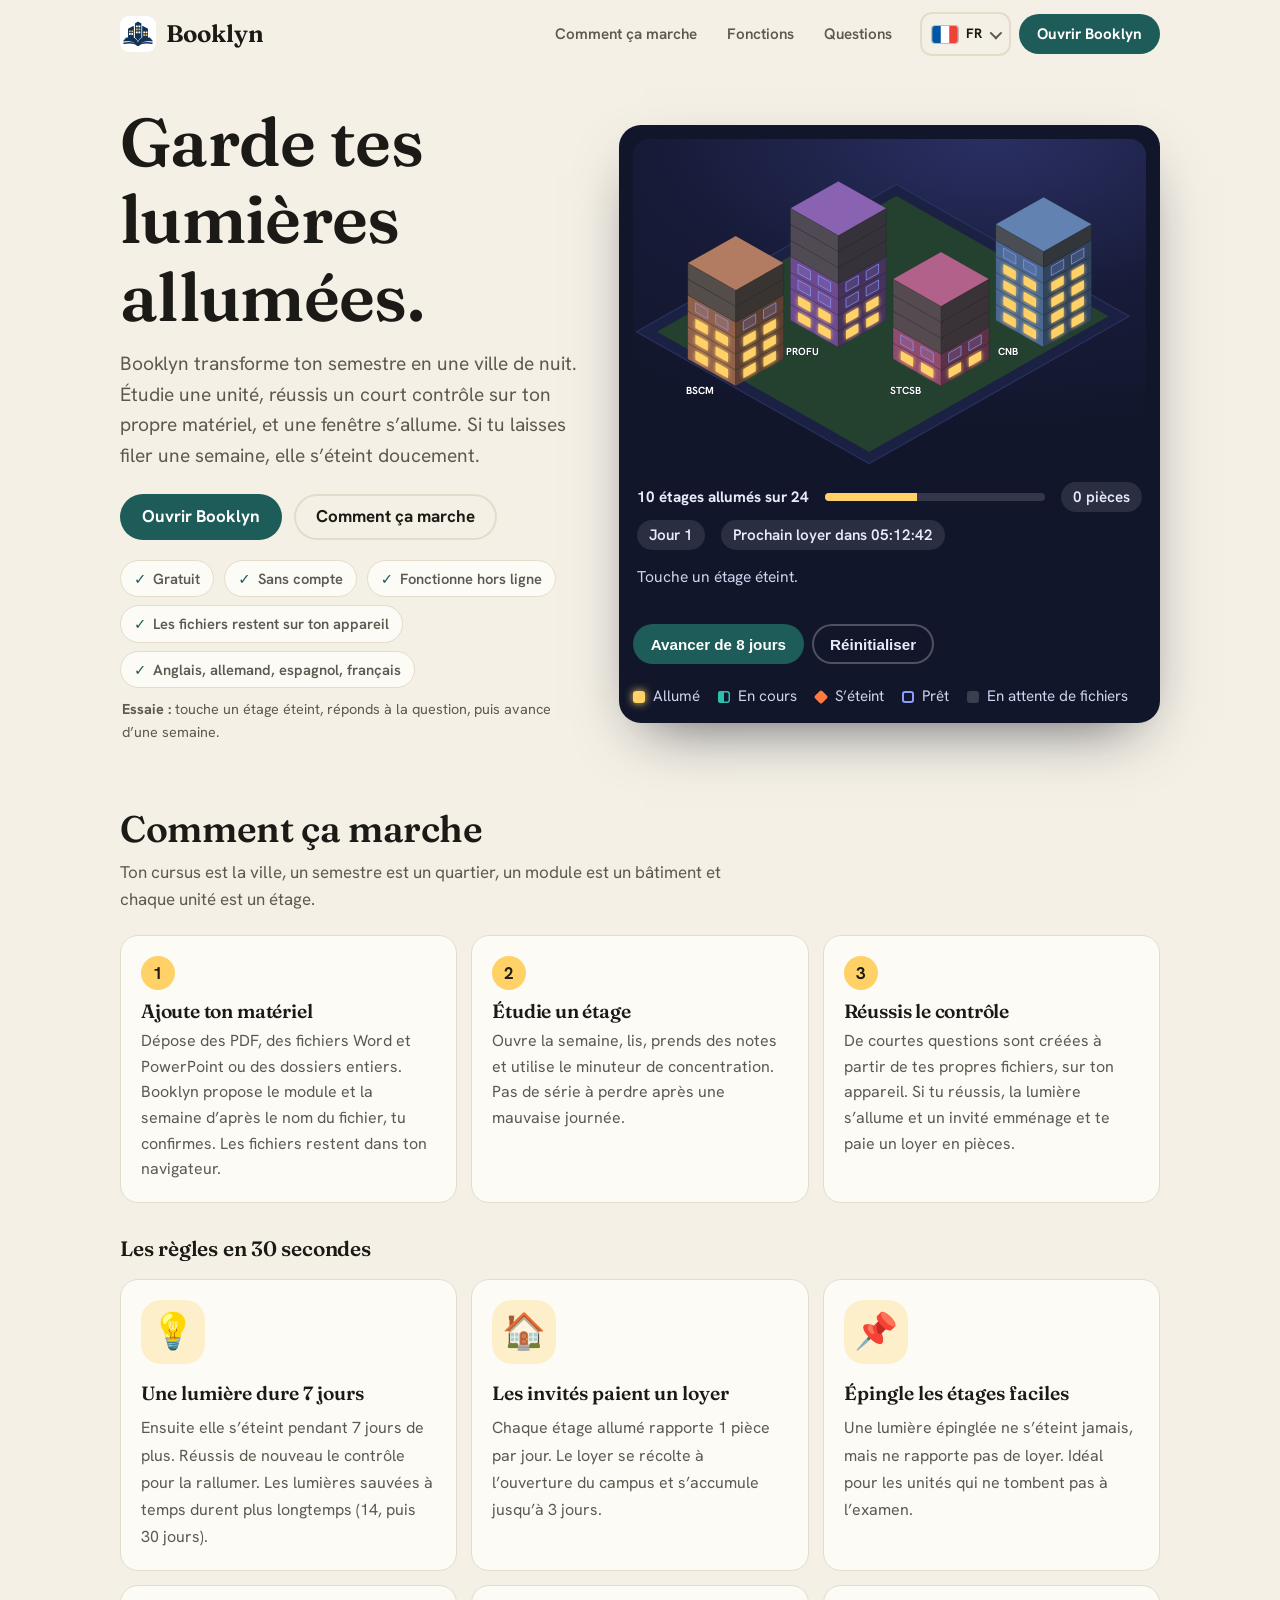
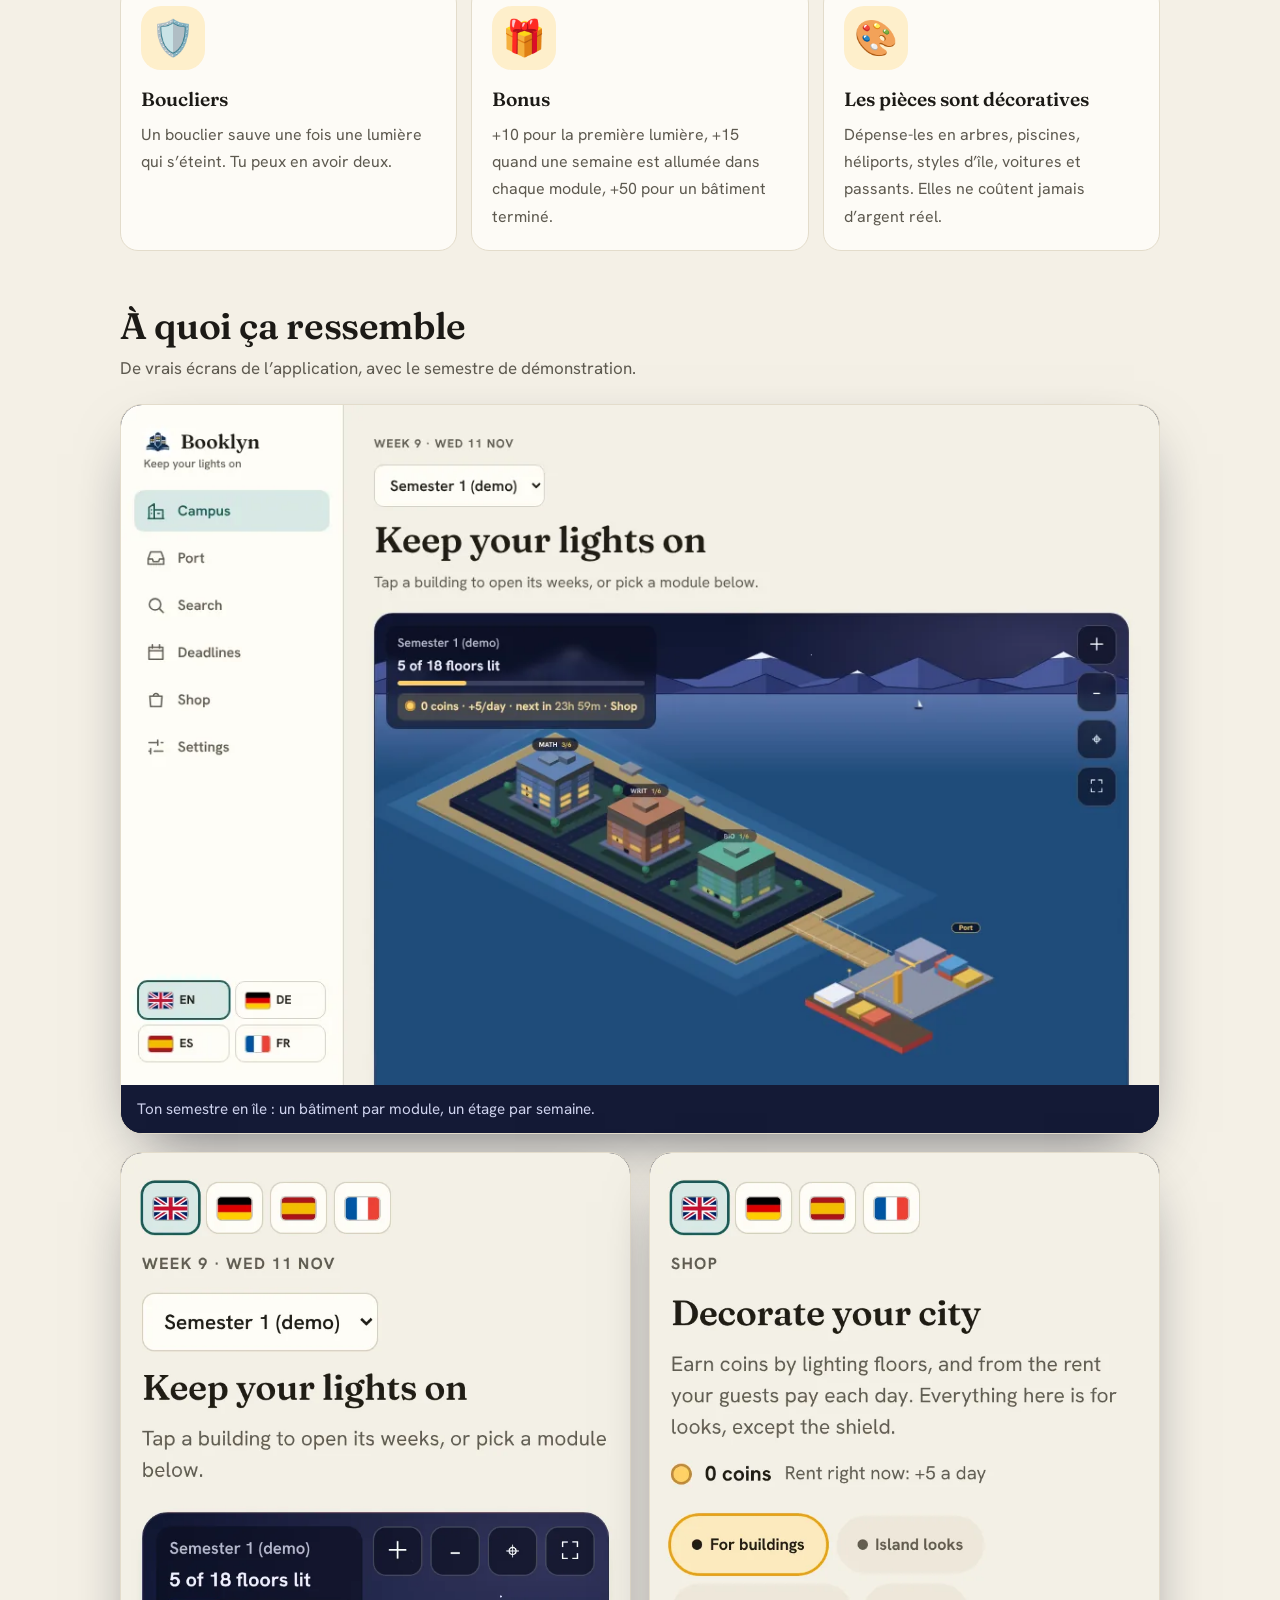
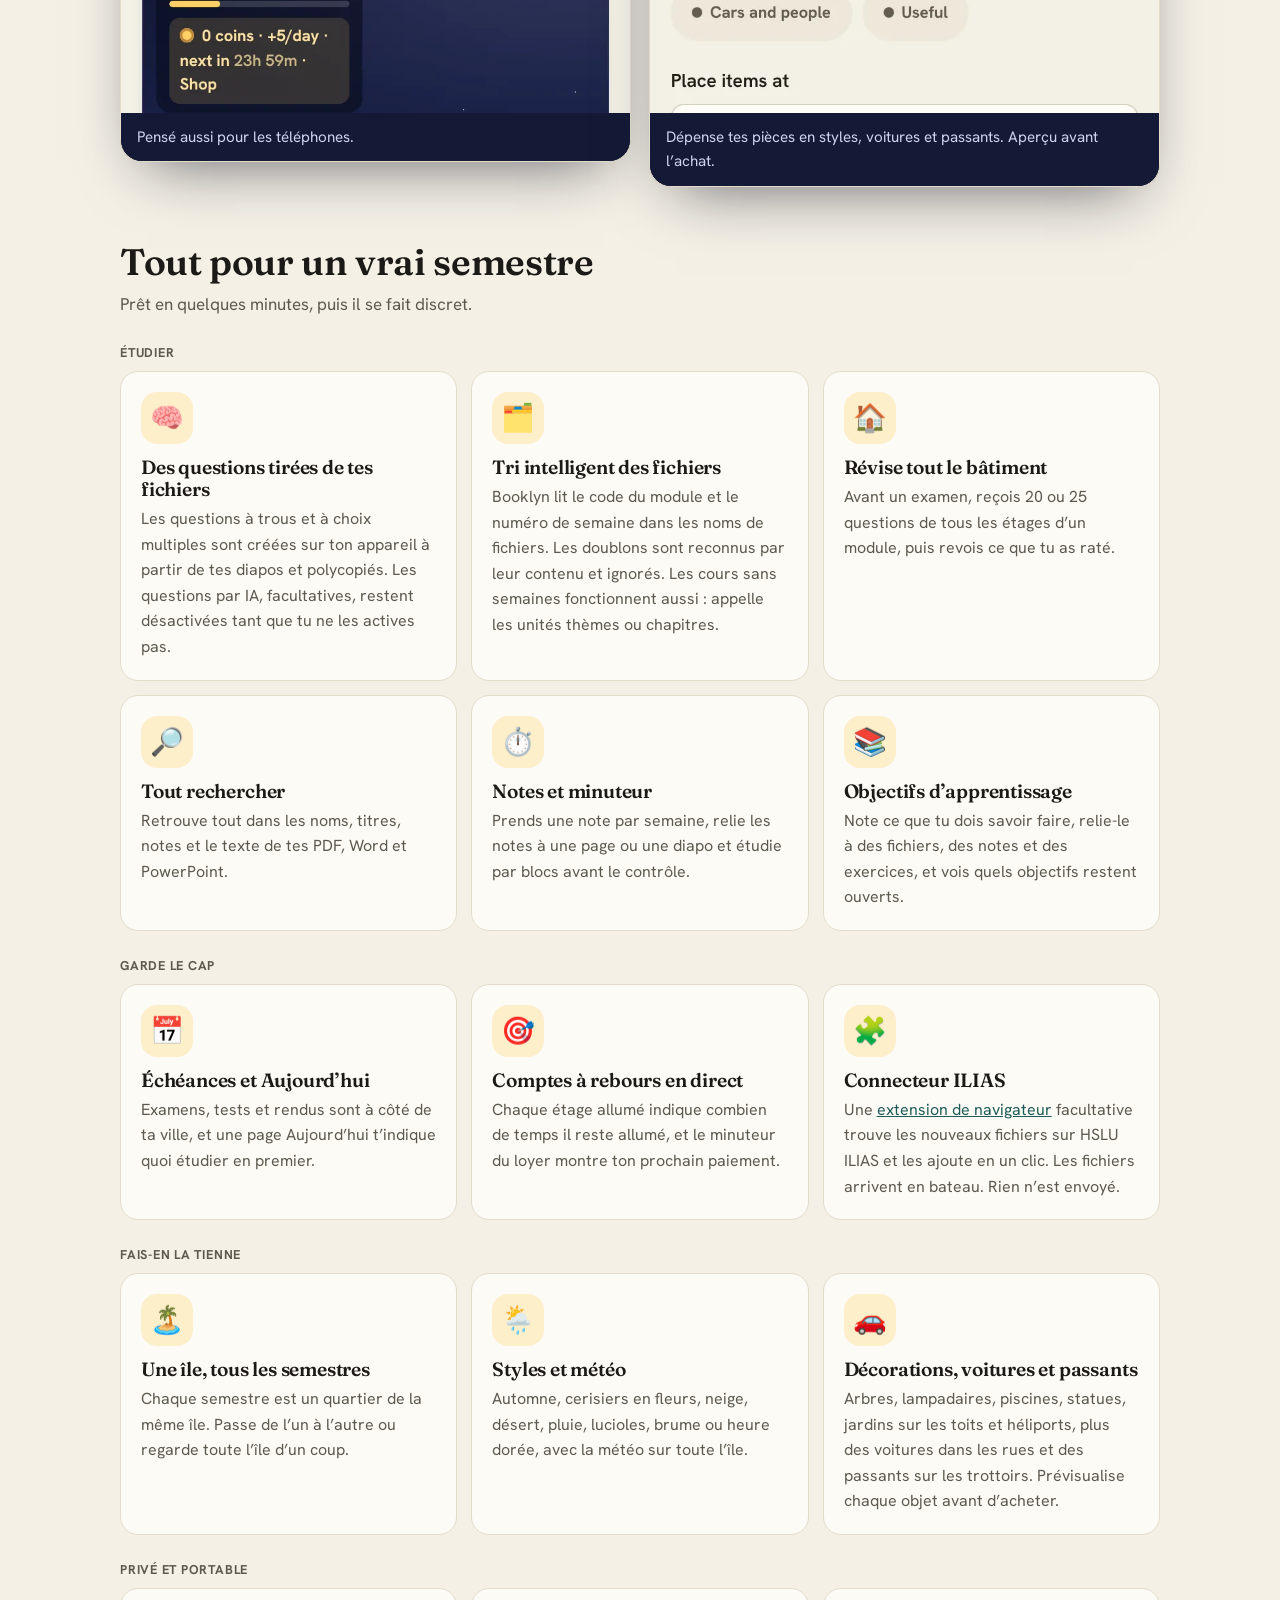
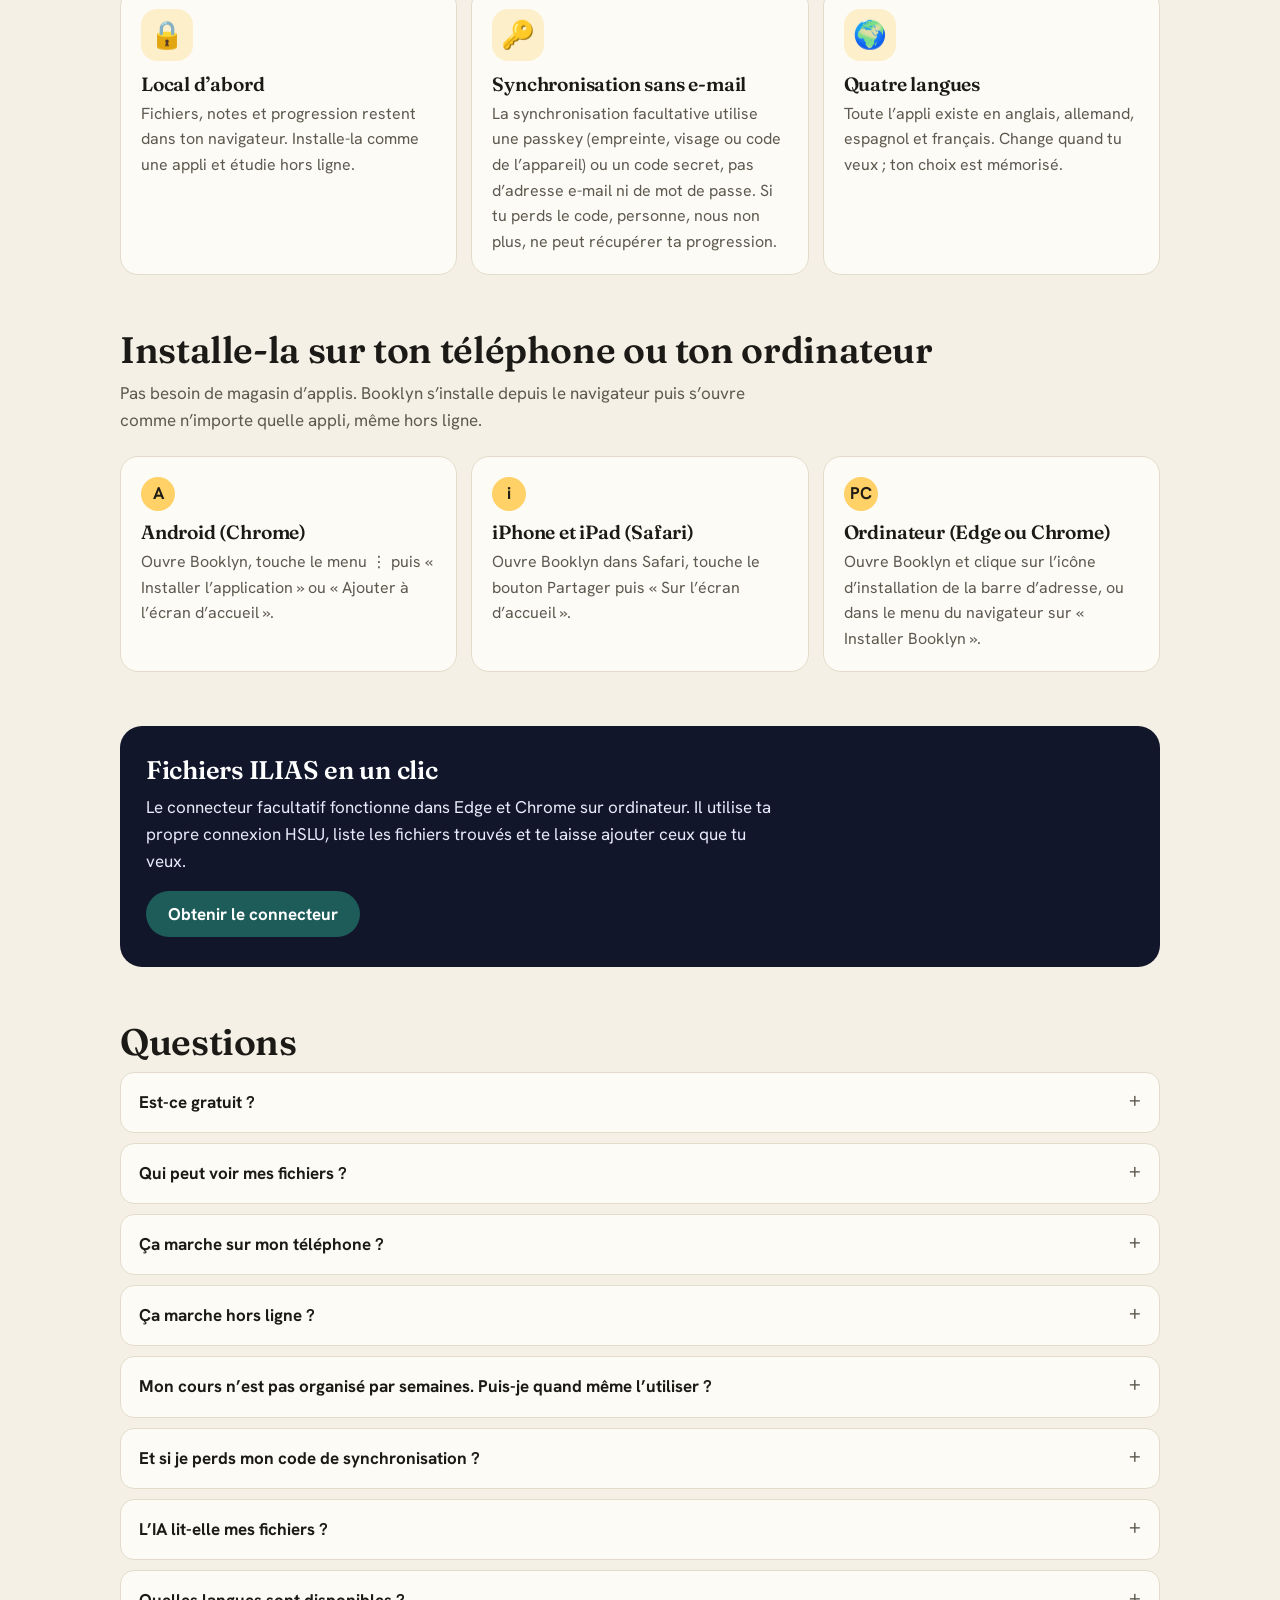
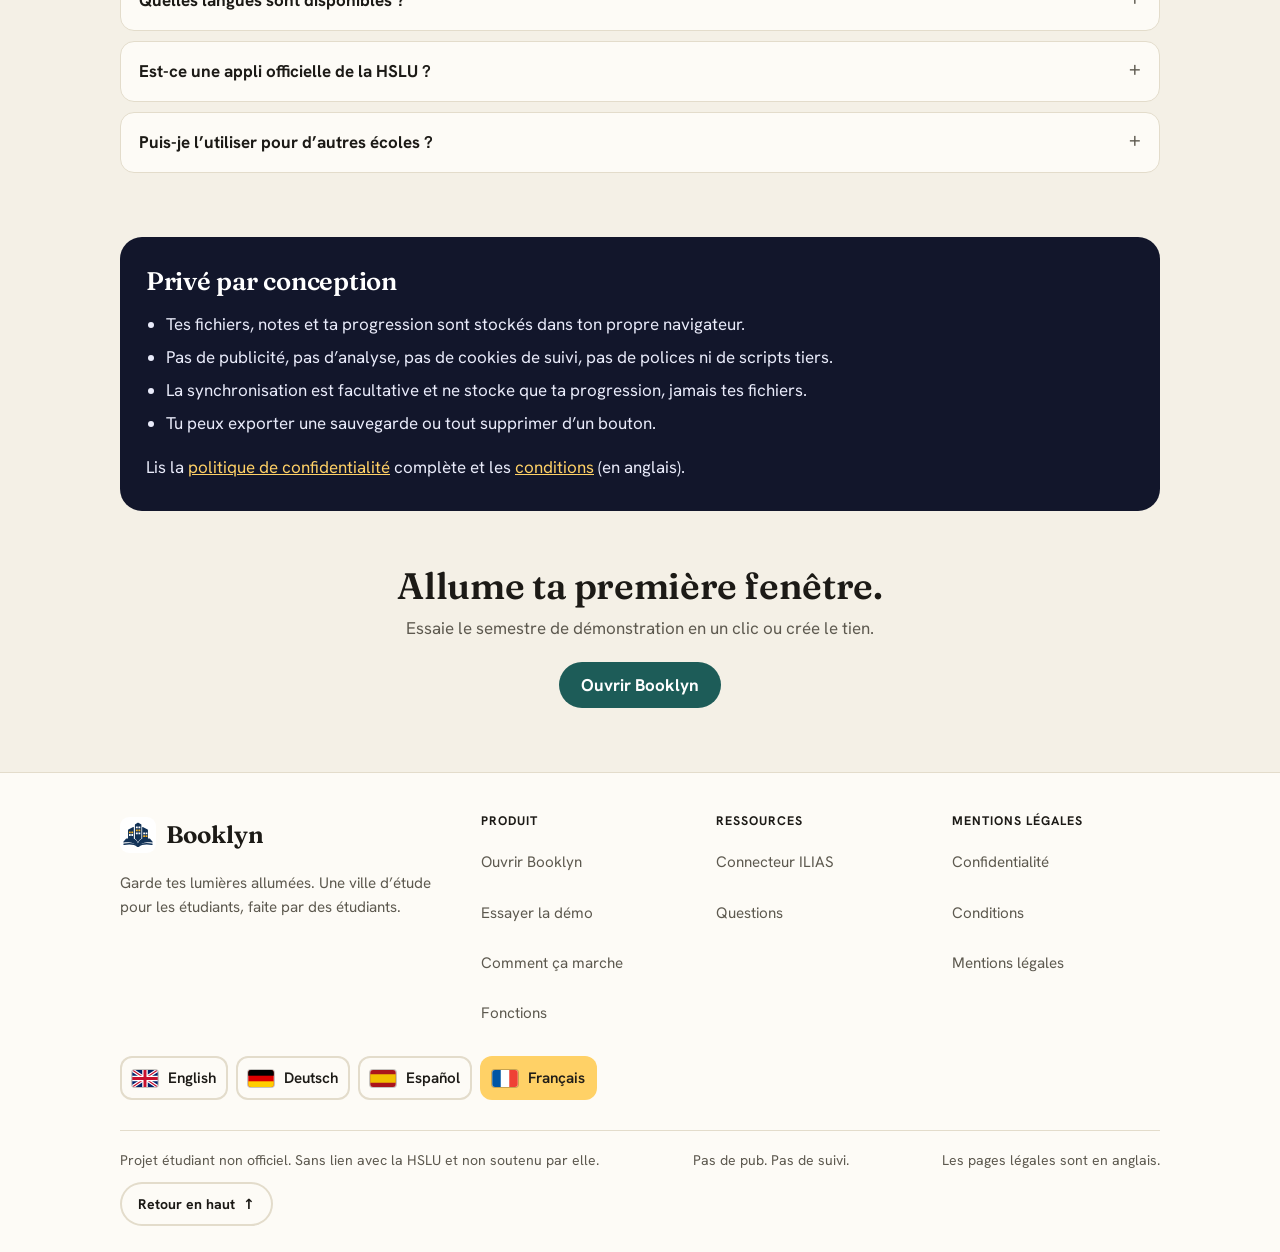
<file: fr/index.html>
<!doctype html>
<html lang="fr">
<head>
<meta charset="utf-8">
<meta name="viewport" content="width=device-width,initial-scale=1">
<title>Booklyn : garde tes lumières allumées</title>
<meta name="description" content="Booklyn transforme ton semestre en une ville de nuit que tu illumines en étudiant. Gratuit, privé et fait par des étudiants.">
<meta name="theme-color" content="#1d5c58">
<link rel="canonical" href="https://booklyn.pages.dev/fr/">
<link rel="alternate" hreflang="en" href="https://booklyn.pages.dev/">
<link rel="alternate" hreflang="de" href="https://booklyn.pages.dev/de/">
<link rel="alternate" hreflang="es" href="https://booklyn.pages.dev/es/">
<link rel="alternate" hreflang="fr" href="https://booklyn.pages.dev/fr/">
<link rel="alternate" hreflang="x-default" href="https://booklyn.pages.dev/">
<link rel="icon" href="/app/icon.svg" type="image/svg+xml">
<link rel="icon" href="/app/favicon-32.png" sizes="32x32" type="image/png">
<link rel="apple-touch-icon" href="/app/apple-touch-icon.png">
<link rel="preload" href="/app/fonts/hanken-400.woff2" as="font" type="font/woff2" crossorigin>
<link rel="stylesheet" href="/app/fonts/fonts.css">
<link rel="stylesheet" href="/assets/site.css">
<script src="/assets/site.js"></script>
<meta property="og:title" content="Booklyn : garde tes lumières allumées">
<meta property="og:description" content="Étudie une unité, réussis un court contrôle, et une fenêtre de ta ville s’allume.">
<meta property="og:locale" content="fr_CH">
<meta property="og:image" content="/assets/city.webp">
</head>
<body id="top">
<a class="skip" href="#main">Aller au contenu</a>
<div class="wrap">
<header class="top">
<a class="brand" href="/fr/"><img src="/app/icon.svg" alt="" width="36" height="36"><span>Booklyn</span></a>
<nav id="site-nav" aria-label="Principal"><a href="#how">Comment ça marche</a><a href="#features">Fonctions</a><a href="#faq">Questions</a><a class="btn navapp" href="/app/?lang=fr">Ouvrir Booklyn</a></nav>
<div class="topact"><details class="langdd" id="langdd"><summary aria-label="Langue: Français"><svg viewBox="0 0 60 40" aria-hidden="true" focusable="false"><rect width="60" height="40" fill="#fff"/><rect width="20" height="40" fill="#0055A4"/><rect x="40" width="20" height="40" fill="#EF4135"/></svg><span class="lcode">FR</span></summary><div class="langmenu" role="group" aria-label="Langue"><a href="/" lang="en" hreflang="en"><svg viewBox="0 0 60 40" aria-hidden="true" focusable="false"><rect width="60" height="40" fill="#012169"/><path d="M0 0L60 40M60 0L0 40" stroke="#fff" stroke-width="8"/><path d="M0 0L60 40M60 0L0 40" stroke="#C8102E" stroke-width="3"/><path d="M30 0v40M0 20h60" stroke="#fff" stroke-width="13"/><path d="M30 0v40M0 20h60" stroke="#C8102E" stroke-width="7"/></svg><span>English</span></a><a href="/de/" lang="de" hreflang="de"><svg viewBox="0 0 60 40" aria-hidden="true" focusable="false"><rect width="60" height="40" fill="#DD0000"/><rect width="60" height="13.4" fill="#000"/><rect y="26.6" width="60" height="13.4" fill="#FFCE00"/></svg><span>Deutsch</span></a><a href="/es/" lang="es" hreflang="es"><svg viewBox="0 0 60 40" aria-hidden="true" focusable="false"><rect width="60" height="40" fill="#AA151B"/><rect y="10" width="60" height="20" fill="#F1BF00"/></svg><span>Español</span></a><a href="/fr/" lang="fr" hreflang="fr" aria-current="true"><svg viewBox="0 0 60 40" aria-hidden="true" focusable="false"><rect width="60" height="40" fill="#fff"/><rect width="20" height="40" fill="#0055A4"/><rect x="40" width="20" height="40" fill="#EF4135"/></svg><span>Français</span></a></div></details><a class="btn small" href="/app/?lang=fr">Ouvrir Booklyn</a><button type="button" class="menu-btn" id="menu-btn" aria-expanded="false" aria-controls="site-nav" aria-label="Menu"><svg viewBox="0 0 24 24" width="22" height="22" aria-hidden="true"><path class="m-open" d="M4 7h16M4 12h16M4 17h16" fill="none" stroke="currentColor" stroke-width="2.2" stroke-linecap="round"/><path class="m-close" d="M6 6l12 12M18 6L6 18" fill="none" stroke="currentColor" stroke-width="2.2" stroke-linecap="round"/></svg></button></div>
</header>
<main id="main">
<section class="hero herogrid" id="try">
<div>
<h1>Garde tes lumières allumées.</h1>
<p class="lede">Booklyn transforme ton semestre en une ville de nuit. Étudie une unité, réussis un court contrôle sur ton propre matériel, et une fenêtre s’allume. Si tu laisses filer une semaine, elle s’éteint doucement.</p>
<div class="cta"><a class="btn" href="/app/?lang=fr">Ouvrir Booklyn</a><a class="btn ghost" href="#how">Comment ça marche</a></div>
<ul class="trust" aria-label="L’essentiel"><li>Gratuit</li><li>Sans compte</li><li>Fonctionne hors ligne</li><li>Les fichiers restent sur ton appareil</li><li>Anglais, allemand, espagnol, français</li></ul>
<p class="note"><strong>Essaie :</strong> touche un étage éteint, réponds à la question, puis avance d’une semaine.</p>
</div>
<div class="demo" aria-label="Démo interactive de Booklyn">
<svg viewBox="-225 -50 450 290" role="group" aria-label="Une petite ville de démonstration. Chaque étage est une semaine d’un module."><g id="demo-city"></g></svg>
<div class="dstats"><b id="d-stats">0</b><span class="dbar"><i id="d-bar"></i></span><span class="dchip"><span id="d-coins">0</span> pièces</span><span class="dchip" id="d-day">1</span><span class="dchip">Prochain loyer dans <span id="d-rent">--:--:--</span></span></div>
<p class="dmsg" id="d-msg" role="status" aria-live="polite">Touche un étage éteint.</p>
<div class="dquiz" id="d-quiz" hidden></div>
<div class="drow"><button type="button" class="btn small" id="d-ff">Avancer de 8 jours</button><button type="button" class="btn ghost small" id="d-reset">Réinitialiser</button></div>
<div class="legend" style="color:#cfd3ee" aria-label="Ce que signifient les fenêtres"><span><i class="l-on"></i>Allumé</span><span><i class="l-prog"></i>En cours</span><span><i class="l-fade"></i>S’éteint</span><span><i class="l-ready"></i>Prêt</span><span><i class="l-wait"></i>En attente de fichiers</span></div>
</div>
</section>

<section class="s" id="how" aria-labelledby="how-h">
<h2 id="how-h">Comment ça marche</h2>
<p class="sub">Ton cursus est la ville, un semestre est un quartier, un module est un bâtiment et chaque unité est un étage.</p>
<div class="grid">
<div class="card"><span class="num" aria-hidden="true">1</span><h3>Ajoute ton matériel</h3><p>Dépose des PDF, des fichiers Word et PowerPoint ou des dossiers entiers. Booklyn propose le module et la semaine d’après le nom du fichier, tu confirmes. Les fichiers restent dans ton navigateur.</p></div>
<div class="card"><span class="num" aria-hidden="true">2</span><h3>Étudie un étage</h3><p>Ouvre la semaine, lis, prends des notes et utilise le minuteur de concentration. Pas de série à perdre après une mauvaise journée.</p></div>
<div class="card"><span class="num" aria-hidden="true">3</span><h3>Réussis le contrôle</h3><p>De courtes questions sont créées à partir de tes propres fichiers, sur ton appareil. Si tu réussis, la lumière s’allume et un invité emménage et te paie un loyer en pièces.</p></div>
</div>
<h3 style="margin:34px 0 0;font-size:1.3rem">Les règles en 30 secondes</h3>
<div class="rules">
<div class="rule"><span class="ico" aria-hidden="true">💡</span><b>Une lumière dure 7 jours</b><span>Ensuite elle s’éteint pendant 7 jours de plus. Réussis de nouveau le contrôle pour la rallumer. Les lumières sauvées à temps durent plus longtemps (14, puis 30 jours).</span></div>
<div class="rule"><span class="ico" aria-hidden="true">🏠</span><b>Les invités paient un loyer</b><span>Chaque étage allumé rapporte 1 pièce par jour. Le loyer se récolte à l’ouverture du campus et s’accumule jusqu’à 3 jours.</span></div>
<div class="rule"><span class="ico" aria-hidden="true">📌</span><b>Épingle les étages faciles</b><span>Une lumière épinglée ne s’éteint jamais, mais ne rapporte pas de loyer. Idéal pour les unités qui ne tombent pas à l’examen.</span></div>
<div class="rule"><span class="ico" aria-hidden="true">🛡️</span><b>Boucliers</b><span>Un bouclier sauve une fois une lumière qui s’éteint. Tu peux en avoir deux.</span></div>
<div class="rule"><span class="ico" aria-hidden="true">🎁</span><b>Bonus</b><span>+10 pour la première lumière, +15 quand une semaine est allumée dans chaque module, +50 pour un bâtiment terminé.</span></div>
<div class="rule"><span class="ico" aria-hidden="true">🎨</span><b>Les pièces sont décoratives</b><span>Dépense-les en arbres, piscines, héliports, styles d’île, voitures et passants. Elles ne coûtent jamais d’argent réel.</span></div>
</div>
</section>

<section class="s" id="see" aria-labelledby="see-h">
<h2 id="see-h">À quoi ça ressemble</h2>
<p class="sub">De vrais écrans de l’application, avec le semestre de démonstration.</p>
<div class="shots">
<figure class="shot wide"><img src="/assets/shot-campus.webp" width="1100" height="720" loading="lazy" alt="Le campus Booklyn sur ordinateur : une île avec un bâtiment par module, des fenêtres allumées, des arbres, des voitures et des passants."><figcaption>Ton semestre en île : un bâtiment par module, un étage par semaine.</figcaption></figure>
<figure class="shot"><img src="/assets/shot-phone.webp" width="390" height="760" loading="lazy" alt="Le campus Booklyn sur téléphone."><figcaption>Pensé aussi pour les téléphones.</figcaption></figure>
<figure class="shot"><img src="/assets/shot-shop.webp" width="390" height="760" loading="lazy" alt="La boutique Booklyn sur téléphone, avec des voitures et des passants à acheter."><figcaption>Dépense tes pièces en styles, voitures et passants. Aperçu avant l’achat.</figcaption></figure>
</div>
</section>

<section class="s" id="features" aria-labelledby="f-h">
<h2 id="f-h">Tout pour un vrai semestre</h2>
<p class="sub">Prêt en quelques minutes, puis il se fait discret.</p>
<div class="group"><h3>Étudier</h3><div class="grid">
<div class="card"><span class="ico" aria-hidden="true">🧠</span><h3>Des questions tirées de tes fichiers</h3><p>Les questions à trous et à choix multiples sont créées sur ton appareil à partir de tes diapos et polycopiés. Les questions par IA, facultatives, restent désactivées tant que tu ne les actives pas.</p></div>
<div class="card"><span class="ico" aria-hidden="true">🗂️</span><h3>Tri intelligent des fichiers</h3><p>Booklyn lit le code du module et le numéro de semaine dans les noms de fichiers. Les doublons sont reconnus par leur contenu et ignorés. Les cours sans semaines fonctionnent aussi : appelle les unités thèmes ou chapitres.</p></div>
<div class="card"><span class="ico" aria-hidden="true">🏠</span><h3>Révise tout le bâtiment</h3><p>Avant un examen, reçois 20 ou 25 questions de tous les étages d’un module, puis revois ce que tu as raté.</p></div>
<div class="card"><span class="ico" aria-hidden="true">🔎</span><h3>Tout rechercher</h3><p>Retrouve tout dans les noms, titres, notes et le texte de tes PDF, Word et PowerPoint.</p></div>
<div class="card"><span class="ico" aria-hidden="true">⏱️</span><h3>Notes et minuteur</h3><p>Prends une note par semaine, relie les notes à une page ou une diapo et étudie par blocs avant le contrôle.</p></div>
<div class="card"><span class="ico" aria-hidden="true">📚</span><h3>Objectifs d’apprentissage</h3><p>Note ce que tu dois savoir faire, relie-le à des fichiers, des notes et des exercices, et vois quels objectifs restent ouverts.</p></div>
</div></div>
<div class="group"><h3>Garde le cap</h3><div class="grid">
<div class="card"><span class="ico" aria-hidden="true">📅</span><h3>Échéances et Aujourd’hui</h3><p>Examens, tests et rendus sont à côté de ta ville, et une page Aujourd’hui t’indique quoi étudier en premier.</p></div>
<div class="card"><span class="ico" aria-hidden="true">🎯</span><h3>Comptes à rebours en direct</h3><p>Chaque étage allumé indique combien de temps il reste allumé, et le minuteur du loyer montre ton prochain paiement.</p></div>
<div class="card"><span class="ico" aria-hidden="true">🧩</span><h3>Connecteur ILIAS</h3><p>Une <a href="/connector/">extension de navigateur</a> facultative trouve les nouveaux fichiers sur HSLU ILIAS et les ajoute en un clic. Les fichiers arrivent en bateau. Rien n’est envoyé.</p></div>
</div></div>
<div class="group"><h3>Fais-en la tienne</h3><div class="grid">
<div class="card"><span class="ico" aria-hidden="true">🏝️</span><h3>Une île, tous les semestres</h3><p>Chaque semestre est un quartier de la même île. Passe de l’un à l’autre ou regarde toute l’île d’un coup.</p></div>
<div class="card"><span class="ico" aria-hidden="true">🌦️</span><h3>Styles et météo</h3><p>Automne, cerisiers en fleurs, neige, désert, pluie, lucioles, brume ou heure dorée, avec la météo sur toute l’île.</p></div>
<div class="card"><span class="ico" aria-hidden="true">🚗</span><h3>Décorations, voitures et passants</h3><p>Arbres, lampadaires, piscines, statues, jardins sur les toits et héliports, plus des voitures dans les rues et des passants sur les trottoirs. Prévisualise chaque objet avant d’acheter.</p></div>
</div></div>
<div class="group"><h3>Privé et portable</h3><div class="grid">
<div class="card"><span class="ico" aria-hidden="true">🔒</span><h3>Local d’abord</h3><p>Fichiers, notes et progression restent dans ton navigateur. Installe-la comme une appli et étudie hors ligne.</p></div>
<div class="card"><span class="ico" aria-hidden="true">🔑</span><h3>Synchronisation sans e-mail</h3><p>La synchronisation facultative utilise une passkey (empreinte, visage ou code de l’appareil) ou un code secret, pas d’adresse e-mail ni de mot de passe. Si tu perds le code, personne, nous non plus, ne peut récupérer ta progression.</p></div>
<div class="card"><span class="ico" aria-hidden="true">🌍</span><h3>Quatre langues</h3><p>Toute l’appli existe en anglais, allemand, espagnol et français. Change quand tu veux ; ton choix est mémorisé.</p></div>
</div></div>
</section>

<section class="s" id="install" aria-labelledby="inst-h">
<h2 id="inst-h">Installe-la sur ton téléphone ou ton ordinateur</h2>
<p class="sub">Pas besoin de magasin d’applis. Booklyn s’installe depuis le navigateur puis s’ouvre comme n’importe quelle appli, même hors ligne.</p>
<div class="grid">
<div class="card"><span class="num" aria-hidden="true">A</span><h3>Android (Chrome)</h3><p>Ouvre Booklyn, touche le menu ⋮ puis « Installer l’application » ou « Ajouter à l’écran d’accueil ».</p></div>
<div class="card"><span class="num" aria-hidden="true">i</span><h3>iPhone et iPad (Safari)</h3><p>Ouvre Booklyn dans Safari, touche le bouton Partager puis « Sur l’écran d’accueil ».</p></div>
<div class="card"><span class="num" aria-hidden="true">PC</span><h3>Ordinateur (Edge ou Chrome)</h3><p>Ouvre Booklyn et clique sur l’icône d’installation de la barre d’adresse, ou dans le menu du navigateur sur « Installer Booklyn ».</p></div>
</div>
</section>

<section class="s" aria-labelledby="c-h2">
<div class="priv">
<h2 id="c-h2">Fichiers ILIAS en un clic</h2>
<p style="margin:8px 0 0;max-width:40rem">Le connecteur facultatif fonctionne dans Edge et Chrome sur ordinateur. Il utilise ta propre connexion HSLU, liste les fichiers trouvés et te laisse ajouter ceux que tu veux.</p>
<p style="margin:16px 0 0"><a class="btn" href="/connector/">Obtenir le connecteur</a></p>
</div>
</section>

<section class="s faq" id="faq" aria-labelledby="q-h">
<h2 id="q-h">Questions</h2>
<details><summary>Est-ce gratuit ?</summary><p>Oui. Booklyn est gratuit et sans publicité. Les pièces se gagnent en étudiant et ne coûtent jamais d’argent réel.</p></details>
<details><summary>Qui peut voir mes fichiers ?</summary><p>Toi seul. Les fichiers sont stockés dans ton navigateur, sur ton propre appareil, et ne sont jamais envoyés. Si tu actives la synchronisation, seule ta progression est enregistrée, jamais tes fichiers.</p></details>
<details><summary>Ça marche sur mon téléphone ?</summary><p>Oui, dans tout navigateur mobile récent, et tu peux l’installer sur l’écran d’accueil (voir plus haut). Le connecteur ILIAS nécessite un ordinateur avec Edge ou Chrome.</p></details>
<details><summary>Ça marche hors ligne ?</summary><p>Oui. Après la première visite, elle s’ouvre sans connexion. La synchronisation se met à jour dès que tu es de nouveau en ligne.</p></details>
<details><summary>Mon cours n’est pas organisé par semaines. Puis-je quand même l’utiliser ?</summary><p>Oui. Dans un module, choisis « Thèmes » ou « Chapitres » au lieu de « Semaines ». Les étages s’appellent alors Thème 1, Thème 2… et tu peux renommer chacun. Un fichier sans semaine reste marqué « À vérifier » jusqu’à ce que tu le places sur un étage.</p></details>
<details><summary>Et si je perds mon code de synchronisation ?</summary><p>Il est impossible de le récupérer, car nous ne stockons qu’un hash à sens unique. Tes données sur l’appareil ne sont pas touchées. Note le code en lieu sûr ou utilise plutôt une passkey.</p></details>
<details><summary>L’IA lit-elle mes fichiers ?</summary><p>Pas par défaut. Les questions sont créées sur ton appareil. Si tu actives l’option IA, de courts extraits de l’unité contrôlée sont envoyés à Cloudflare Workers AI pour écrire des questions, et ne sont pas conservés. Il y a une limite quotidienne pour que le service reste gratuit.</p></details>
<details><summary>Quelles langues sont disponibles ?</summary><p>Anglais, allemand, espagnol et français, dans l’appli et sur cette page. Les pages légales (confidentialité, conditions, mentions légales) sont en anglais.</p></details>
<details><summary>Est-ce une appli officielle de la HSLU ?</summary><p>Non. Booklyn est un projet étudiant non officiel, sans lien avec la HSLU.</p></details>
<details><summary>Puis-je l’utiliser pour d’autres écoles ?</summary><p>Oui. Tu ajoutes tes propres modules et fichiers, donc ça marche pour n’importe quel cours. Seul le connecteur ILIAS est conçu pour la HSLU.</p></details>
</section>

<section class="s" aria-labelledby="p-h">
<div class="priv">
<h2 id="p-h">Privé par conception</h2>
<ul>
<li>Tes fichiers, notes et ta progression sont stockés dans ton propre navigateur.</li>
<li>Pas de publicité, pas d’analyse, pas de cookies de suivi, pas de polices ni de scripts tiers.</li>
<li>La synchronisation est facultative et ne stocke que ta progression, jamais tes fichiers.</li>
<li>Tu peux exporter une sauvegarde ou tout supprimer d’un bouton.</li>
</ul>
<p style="margin:16px 0 0">Lis la <a href="/privacy/">politique de confidentialité</a> complète et les <a href="/terms/">conditions</a> (en anglais).</p>
</div>
</section>

<section class="s" aria-labelledby="c-h" style="text-align:center">
<h2 id="c-h">Allume ta première fenêtre.</h2>
<p class="sub" style="margin:8px auto 20px">Essaie le semestre de démonstration en un clic ou crée le tien.</p>
<a class="btn" href="/app/?lang=fr">Ouvrir Booklyn</a>
</section>
<script src="/assets/landing.js" defer></script>
</main>
</div>
<footer class="sitefoot">
<div class="wrap">
<div class="fgrid">
<div class="fbrand"><a class="brand" href="/fr/"><img src="/app/icon.svg" alt="" width="36" height="36"><span>Booklyn</span></a><p>Garde tes lumières allumées. Une ville d’étude pour les étudiants, faite par des étudiants.</p></div>
<nav aria-label="Produit"><h2>Produit</h2><a href="/app/?lang=fr">Ouvrir Booklyn</a><a href="#try">Essayer la démo</a><a href="#how">Comment ça marche</a><a href="#features">Fonctions</a></nav>
<nav aria-label="Ressources"><h2>Ressources</h2><a href="/connector/">Connecteur ILIAS</a><a href="#faq">Questions</a></nav>
<nav aria-label="Mentions légales"><h2>Mentions légales</h2><a href="/privacy/">Confidentialité</a><a href="/terms/">Conditions</a><a href="/imprint/">Mentions légales</a></nav>
</div>
<div class="langsw" role="group" aria-label="Langue"><a href="/" lang="en" hreflang="en"><svg viewBox="0 0 60 40" aria-hidden="true" focusable="false"><rect width="60" height="40" fill="#012169"/><path d="M0 0L60 40M60 0L0 40" stroke="#fff" stroke-width="8"/><path d="M0 0L60 40M60 0L0 40" stroke="#C8102E" stroke-width="3"/><path d="M30 0v40M0 20h60" stroke="#fff" stroke-width="13"/><path d="M30 0v40M0 20h60" stroke="#C8102E" stroke-width="7"/></svg><span>English</span></a><a href="/de/" lang="de" hreflang="de"><svg viewBox="0 0 60 40" aria-hidden="true" focusable="false"><rect width="60" height="40" fill="#DD0000"/><rect width="60" height="13.4" fill="#000"/><rect y="26.6" width="60" height="13.4" fill="#FFCE00"/></svg><span>Deutsch</span></a><a href="/es/" lang="es" hreflang="es"><svg viewBox="0 0 60 40" aria-hidden="true" focusable="false"><rect width="60" height="40" fill="#AA151B"/><rect y="10" width="60" height="20" fill="#F1BF00"/></svg><span>Español</span></a><a href="/fr/" lang="fr" hreflang="fr" aria-current="true"><svg viewBox="0 0 60 40" aria-hidden="true" focusable="false"><rect width="60" height="40" fill="#fff"/><rect width="20" height="40" fill="#0055A4"/><rect x="40" width="20" height="40" fill="#EF4135"/></svg><span>Français</span></a></div>
<div class="fbottom"><span>Projet étudiant non officiel. Sans lien avec la HSLU et non soutenu par elle.</span><span>Pas de pub. Pas de suivi.</span><span>Les pages légales sont en anglais.</span><a class="totop" href="#top">Retour en haut <span aria-hidden="true">&uarr;</span></a></div>
</div>
</footer>
</body>
</html>
</file>
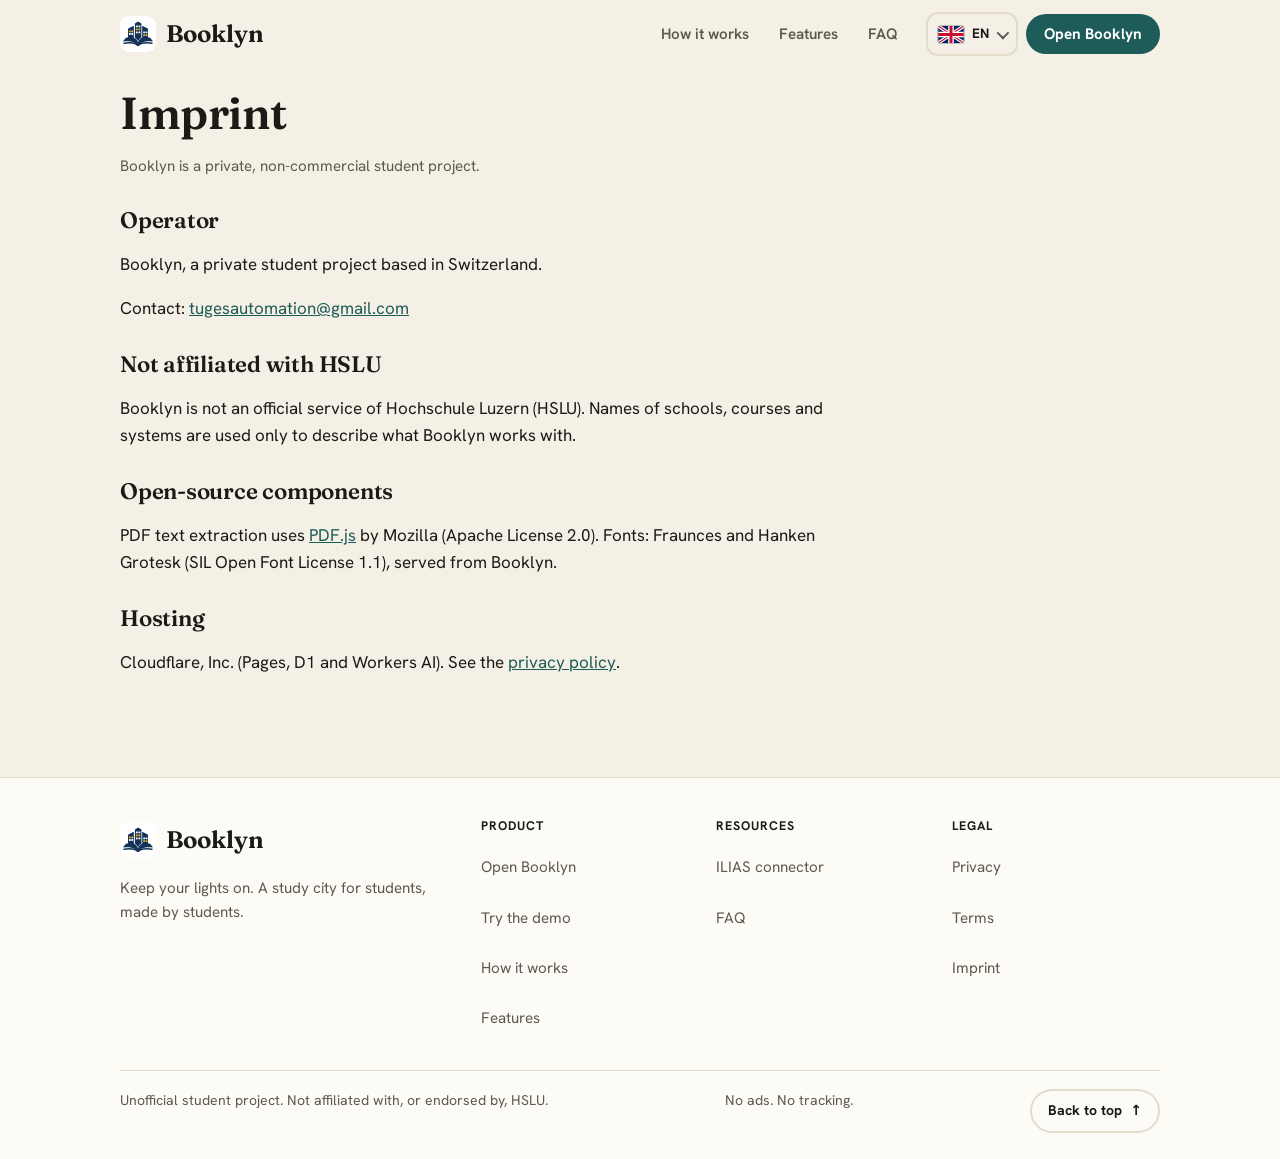
<file: imprint/index.html>
<!doctype html>
<html lang="en">
<head>
<meta charset="utf-8">
<meta name="viewport" content="width=device-width,initial-scale=1">
<title>Imprint · Booklyn</title>
<meta name="description" content="Who runs Booklyn.">
<meta name="theme-color" content="#1d5c58">
<link rel="icon" href="/app/icon.svg" type="image/svg+xml">
<link rel="icon" href="/app/favicon-32.png" sizes="32x32" type="image/png">
<link rel="apple-touch-icon" href="/app/apple-touch-icon.png">
<link rel="preload" href="/app/fonts/hanken-400.woff2" as="font" type="font/woff2" crossorigin>
<link rel="stylesheet" href="/app/fonts/fonts.css">
<link rel="stylesheet" href="/assets/site.css">
<script src="/assets/site.js"></script>
</head>
<body id="top">
<a class="skip" href="#main">Skip to content</a>
<div class="wrap">
<header class="top">
<a class="brand" href="/"><img src="/app/icon.svg" alt="" width="36" height="36"><span>Booklyn</span></a>
<nav id="site-nav" aria-label="Main"><a href="/#how">How it works</a><a href="/#features">Features</a><a href="/#faq">FAQ</a><a class="btn navapp" href="/app/">Open Booklyn</a></nav>
<div class="topact"><details class="langdd" id="langdd"><summary aria-label="Language: English"><svg viewBox="0 0 60 40" aria-hidden="true" focusable="false"><rect width="60" height="40" fill="#012169"/><path d="M0 0L60 40M60 0L0 40" stroke="#fff" stroke-width="8"/><path d="M0 0L60 40M60 0L0 40" stroke="#C8102E" stroke-width="3"/><path d="M30 0v40M0 20h60" stroke="#fff" stroke-width="13"/><path d="M30 0v40M0 20h60" stroke="#C8102E" stroke-width="7"/></svg><span class="lcode">EN</span></summary><div class="langmenu" role="group" aria-label="Language"><a href="/" lang="en" hreflang="en" aria-current="true"><svg viewBox="0 0 60 40" aria-hidden="true" focusable="false"><rect width="60" height="40" fill="#012169"/><path d="M0 0L60 40M60 0L0 40" stroke="#fff" stroke-width="8"/><path d="M0 0L60 40M60 0L0 40" stroke="#C8102E" stroke-width="3"/><path d="M30 0v40M0 20h60" stroke="#fff" stroke-width="13"/><path d="M30 0v40M0 20h60" stroke="#C8102E" stroke-width="7"/></svg><span>English</span></a><a href="/de/" lang="de" hreflang="de"><svg viewBox="0 0 60 40" aria-hidden="true" focusable="false"><rect width="60" height="40" fill="#DD0000"/><rect width="60" height="13.4" fill="#000"/><rect y="26.6" width="60" height="13.4" fill="#FFCE00"/></svg><span>Deutsch</span></a><a href="/es/" lang="es" hreflang="es"><svg viewBox="0 0 60 40" aria-hidden="true" focusable="false"><rect width="60" height="40" fill="#AA151B"/><rect y="10" width="60" height="20" fill="#F1BF00"/></svg><span>Español</span></a><a href="/fr/" lang="fr" hreflang="fr"><svg viewBox="0 0 60 40" aria-hidden="true" focusable="false"><rect width="60" height="40" fill="#fff"/><rect width="20" height="40" fill="#0055A4"/><rect x="40" width="20" height="40" fill="#EF4135"/></svg><span>Français</span></a></div></details><a class="btn small" href="/app/">Open Booklyn</a><button type="button" class="menu-btn" id="menu-btn" aria-expanded="false" aria-controls="site-nav" aria-label="Menu"><svg viewBox="0 0 24 24" width="22" height="22" aria-hidden="true"><path class="m-open" d="M4 7h16M4 12h16M4 17h16" fill="none" stroke="currentColor" stroke-width="2.2" stroke-linecap="round"/><path class="m-close" d="M6 6l12 12M18 6L6 18" fill="none" stroke="currentColor" stroke-width="2.2" stroke-linecap="round"/></svg></button></div>
</header>
<main id="main">
<div class="doc">
<h1>Imprint</h1>
<p class="meta">Booklyn is a private, non-commercial student project.</p>
<h2>Operator</h2>
<p>Booklyn, a private student project based in Switzerland.</p>
<p>Contact: <a href="mailto:tugesautomation@gmail.com">tugesautomation@gmail.com</a></p>
<h2>Not affiliated with HSLU</h2>
<p>Booklyn is not an official service of Hochschule Luzern (HSLU). Names of schools, courses and systems are used only to describe what Booklyn works with.</p>
<h2>Open-source components</h2>
<p>PDF text extraction uses <a href="https://mozilla.github.io/pdf.js/">PDF.js</a> by Mozilla (Apache License 2.0). Fonts: Fraunces and Hanken Grotesk (SIL Open Font License 1.1), served from Booklyn.</p>
<h2>Hosting</h2>
<p>Cloudflare, Inc. (Pages, D1 and Workers AI). See the <a href="/privacy/">privacy policy</a>.</p>
</div>
</main>
</div>
<footer class="sitefoot">
<div class="wrap">
<div class="fgrid">
<div class="fbrand"><a class="brand" href="/"><img src="/app/icon.svg" alt="" width="36" height="36"><span>Booklyn</span></a><p>Keep your lights on. A study city for students, made by students.</p></div>
<nav aria-label="Product"><h2>Product</h2><a href="/app/">Open Booklyn</a><a href="/#try">Try the demo</a><a href="/#how">How it works</a><a href="/#features">Features</a></nav>
<nav aria-label="Resources"><h2>Resources</h2><a href="/connector/">ILIAS connector</a><a href="/#faq">FAQ</a></nav>
<nav aria-label="Legal"><h2>Legal</h2><a href="/privacy/">Privacy</a><a href="/terms/">Terms</a><a href="/imprint/">Imprint</a></nav>
</div>
<div class="fbottom"><span>Unofficial student project. Not affiliated with, or endorsed by, HSLU.</span><span>No ads. No tracking.</span><a class="totop" href="#top">Back to top <span aria-hidden="true">&uarr;</span></a></div>
</div>
</footer>
</body>
</html>
</file>
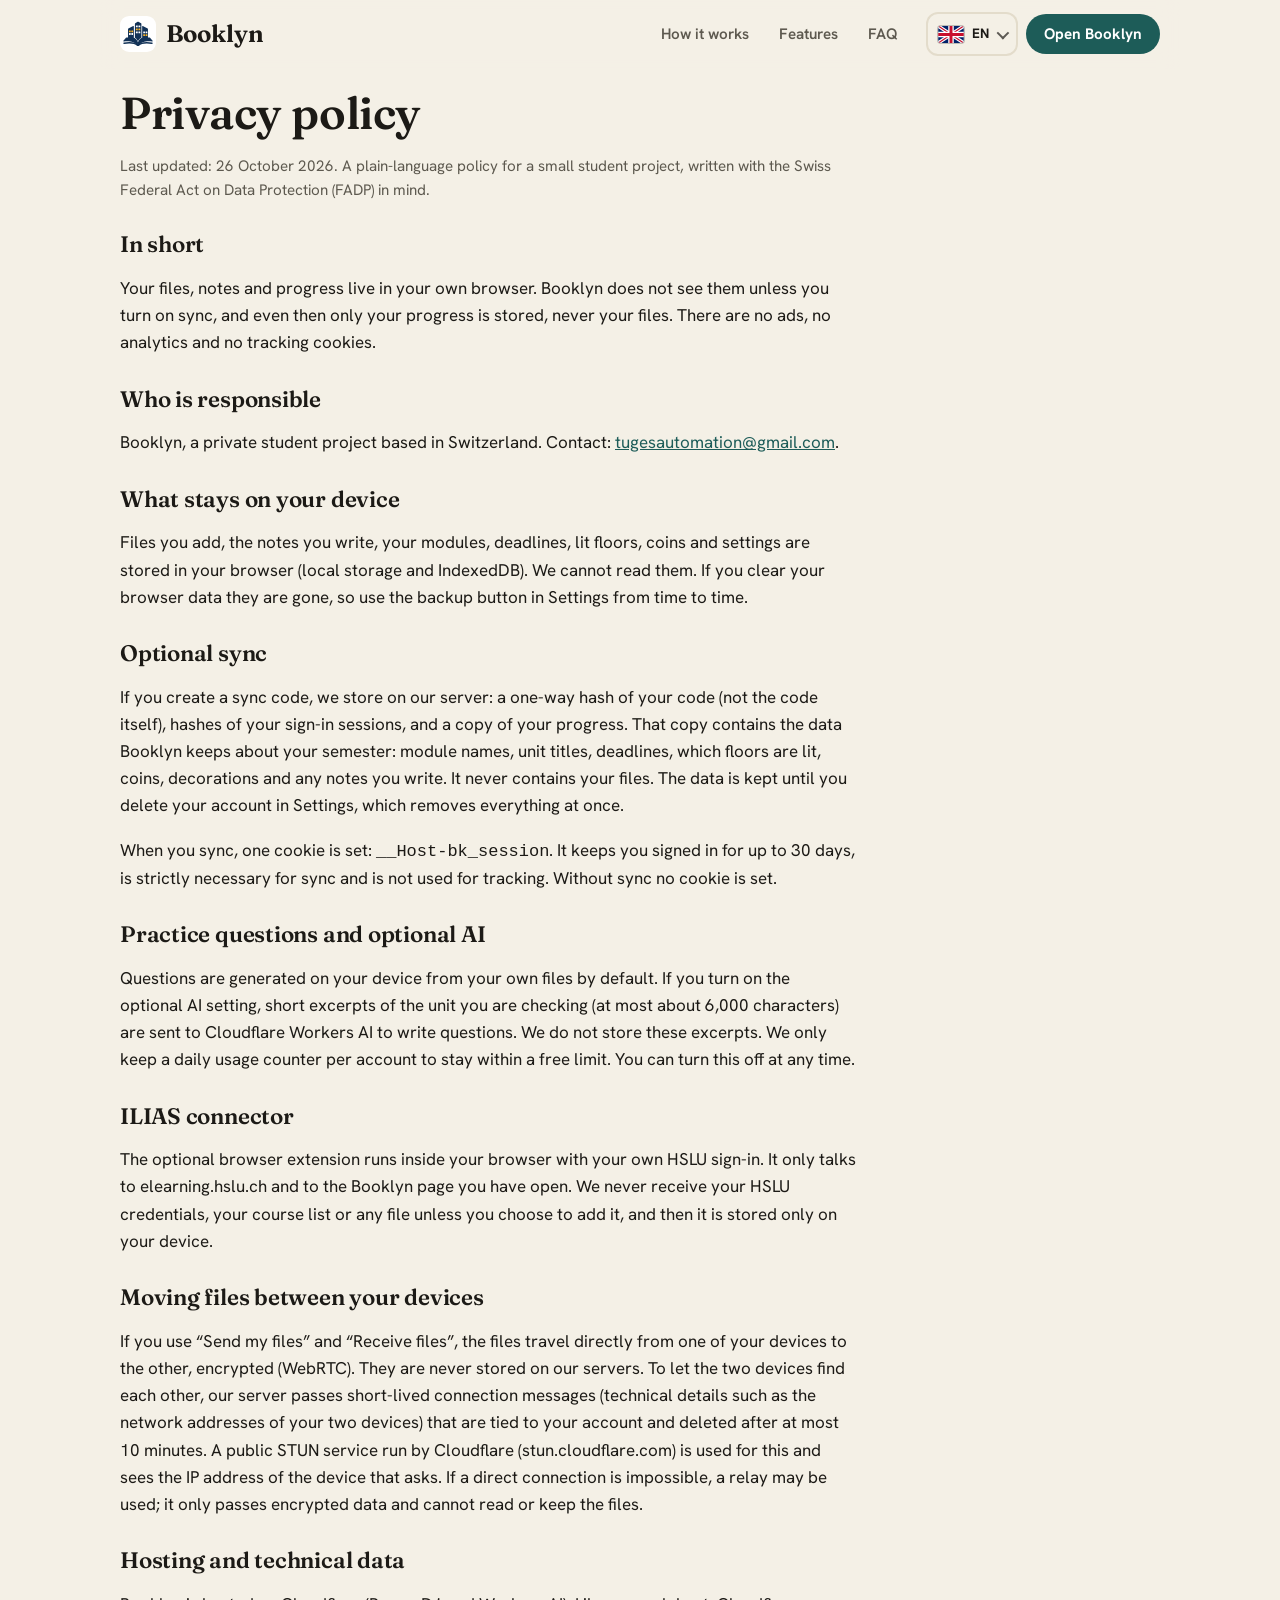
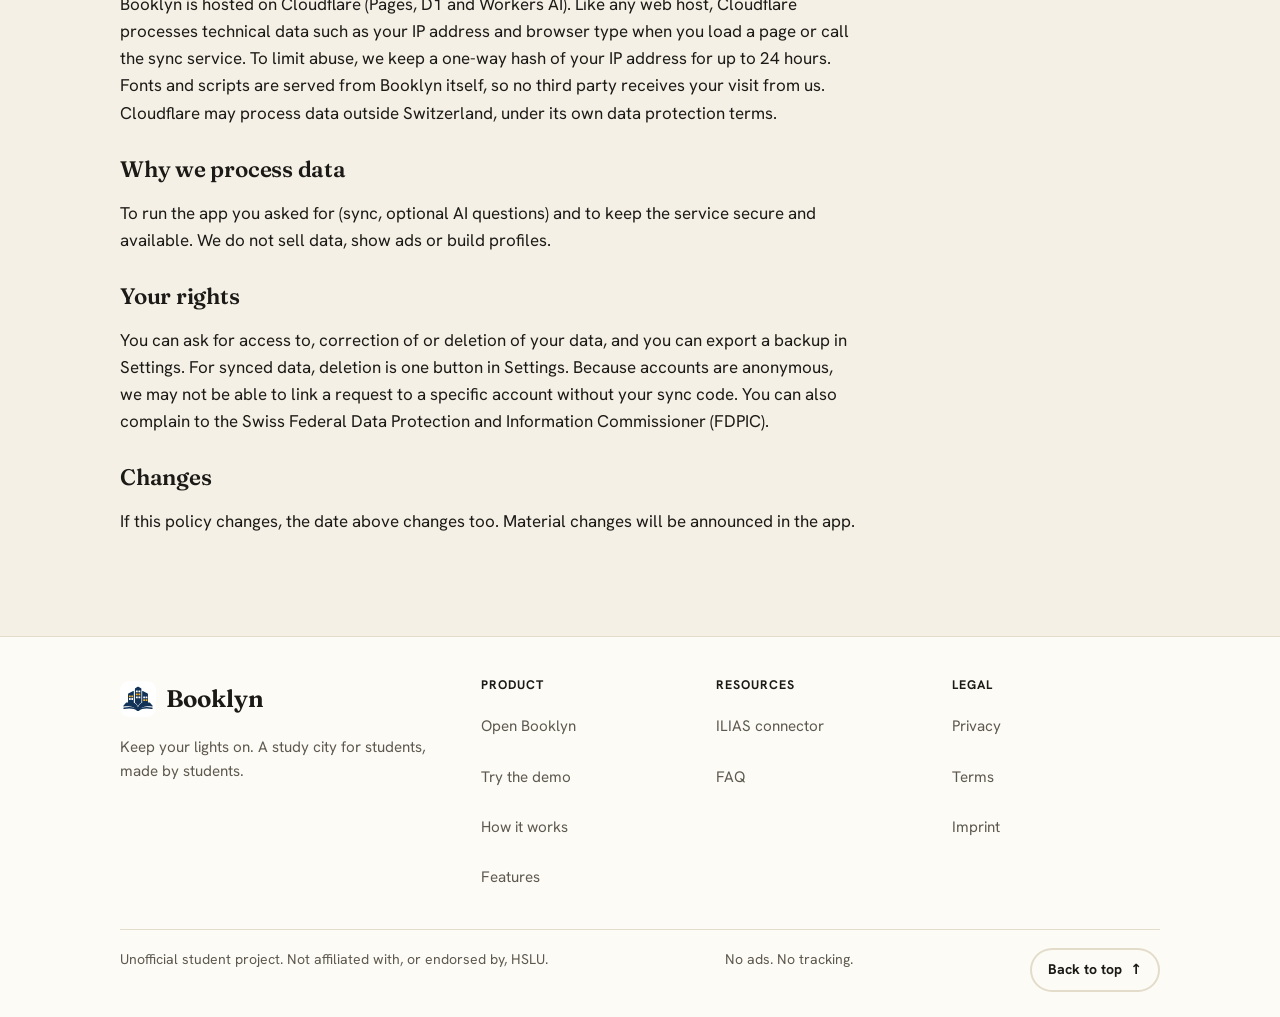
<file: privacy/index.html>
<!doctype html>
<html lang="en">
<head>
<meta charset="utf-8">
<meta name="viewport" content="width=device-width,initial-scale=1">
<title>Privacy policy · Booklyn</title>
<meta name="description" content="How Booklyn handles your data: local first, optional sync, no tracking.">
<meta name="theme-color" content="#1d5c58">
<link rel="icon" href="/app/icon.svg" type="image/svg+xml">
<link rel="icon" href="/app/favicon-32.png" sizes="32x32" type="image/png">
<link rel="apple-touch-icon" href="/app/apple-touch-icon.png">
<link rel="preload" href="/app/fonts/hanken-400.woff2" as="font" type="font/woff2" crossorigin>
<link rel="stylesheet" href="/app/fonts/fonts.css">
<link rel="stylesheet" href="/assets/site.css">
<script src="/assets/site.js"></script>
</head>
<body id="top">
<a class="skip" href="#main">Skip to content</a>
<div class="wrap">
<header class="top">
<a class="brand" href="/"><img src="/app/icon.svg" alt="" width="36" height="36"><span>Booklyn</span></a>
<nav id="site-nav" aria-label="Main"><a href="/#how">How it works</a><a href="/#features">Features</a><a href="/#faq">FAQ</a><a class="btn navapp" href="/app/">Open Booklyn</a></nav>
<div class="topact"><details class="langdd" id="langdd"><summary aria-label="Language: English"><svg viewBox="0 0 60 40" aria-hidden="true" focusable="false"><rect width="60" height="40" fill="#012169"/><path d="M0 0L60 40M60 0L0 40" stroke="#fff" stroke-width="8"/><path d="M0 0L60 40M60 0L0 40" stroke="#C8102E" stroke-width="3"/><path d="M30 0v40M0 20h60" stroke="#fff" stroke-width="13"/><path d="M30 0v40M0 20h60" stroke="#C8102E" stroke-width="7"/></svg><span class="lcode">EN</span></summary><div class="langmenu" role="group" aria-label="Language"><a href="/" lang="en" hreflang="en" aria-current="true"><svg viewBox="0 0 60 40" aria-hidden="true" focusable="false"><rect width="60" height="40" fill="#012169"/><path d="M0 0L60 40M60 0L0 40" stroke="#fff" stroke-width="8"/><path d="M0 0L60 40M60 0L0 40" stroke="#C8102E" stroke-width="3"/><path d="M30 0v40M0 20h60" stroke="#fff" stroke-width="13"/><path d="M30 0v40M0 20h60" stroke="#C8102E" stroke-width="7"/></svg><span>English</span></a><a href="/de/" lang="de" hreflang="de"><svg viewBox="0 0 60 40" aria-hidden="true" focusable="false"><rect width="60" height="40" fill="#DD0000"/><rect width="60" height="13.4" fill="#000"/><rect y="26.6" width="60" height="13.4" fill="#FFCE00"/></svg><span>Deutsch</span></a><a href="/es/" lang="es" hreflang="es"><svg viewBox="0 0 60 40" aria-hidden="true" focusable="false"><rect width="60" height="40" fill="#AA151B"/><rect y="10" width="60" height="20" fill="#F1BF00"/></svg><span>Español</span></a><a href="/fr/" lang="fr" hreflang="fr"><svg viewBox="0 0 60 40" aria-hidden="true" focusable="false"><rect width="60" height="40" fill="#fff"/><rect width="20" height="40" fill="#0055A4"/><rect x="40" width="20" height="40" fill="#EF4135"/></svg><span>Français</span></a></div></details><a class="btn small" href="/app/">Open Booklyn</a><button type="button" class="menu-btn" id="menu-btn" aria-expanded="false" aria-controls="site-nav" aria-label="Menu"><svg viewBox="0 0 24 24" width="22" height="22" aria-hidden="true"><path class="m-open" d="M4 7h16M4 12h16M4 17h16" fill="none" stroke="currentColor" stroke-width="2.2" stroke-linecap="round"/><path class="m-close" d="M6 6l12 12M18 6L6 18" fill="none" stroke="currentColor" stroke-width="2.2" stroke-linecap="round"/></svg></button></div>
</header>
<main id="main">
<div class="doc">
<h1>Privacy policy</h1>
<p class="meta">Last updated: 26 October 2026. A plain-language policy for a small student project, written with the Swiss Federal Act on Data Protection (FADP) in mind.</p>

<h2>In short</h2>
<p>Your files, notes and progress live in your own browser. Booklyn does not see them unless you turn on sync, and even then only your progress is stored, never your files. There are no ads, no analytics and no tracking cookies.</p>

<h2>Who is responsible</h2>
<p>Booklyn, a private student project based in Switzerland. Contact: <a href="mailto:tugesautomation@gmail.com">tugesautomation@gmail.com</a>.</p>

<h2>What stays on your device</h2>
<p>Files you add, the notes you write, your modules, deadlines, lit floors, coins and settings are stored in your browser (local storage and IndexedDB). We cannot read them. If you clear your browser data they are gone, so use the backup button in Settings from time to time.</p>

<h2>Optional sync</h2>
<p>If you create a sync code, we store on our server: a one-way hash of your code (not the code itself), hashes of your sign-in sessions, and a copy of your progress. That copy contains the data Booklyn keeps about your semester: module names, unit titles, deadlines, which floors are lit, coins, decorations and any notes you write. It never contains your files. The data is kept until you delete your account in Settings, which removes everything at once.</p>
<p>When you sync, one cookie is set: <code>__Host-bk_session</code>. It keeps you signed in for up to 30 days, is strictly necessary for sync and is not used for tracking. Without sync no cookie is set.</p>

<h2>Practice questions and optional AI</h2>
<p>Questions are generated on your device from your own files by default. If you turn on the optional AI setting, short excerpts of the unit you are checking (at most about 6,000 characters) are sent to Cloudflare Workers AI to write questions. We do not store these excerpts. We only keep a daily usage counter per account to stay within a free limit. You can turn this off at any time.</p>

<h2>ILIAS connector</h2>
<p>The optional browser extension runs inside your browser with your own HSLU sign-in. It only talks to elearning.hslu.ch and to the Booklyn page you have open. We never receive your HSLU credentials, your course list or any file unless you choose to add it, and then it is stored only on your device.</p>

<h2>Moving files between your devices</h2>
<p>If you use “Send my files” and “Receive files”, the files travel directly from one of your devices to the other, encrypted (WebRTC). They are never stored on our servers. To let the two devices find each other, our server passes short-lived connection messages (technical details such as the network addresses of your two devices) that are tied to your account and deleted after at most 10 minutes. A public STUN service run by Cloudflare (stun.cloudflare.com) is used for this and sees the IP address of the device that asks. If a direct connection is impossible, a relay may be used; it only passes encrypted data and cannot read or keep the files.</p>

<h2>Hosting and technical data</h2>
<p>Booklyn is hosted on Cloudflare (Pages, D1 and Workers AI). Like any web host, Cloudflare processes technical data such as your IP address and browser type when you load a page or call the sync service. To limit abuse, we keep a one-way hash of your IP address for up to 24 hours. Fonts and scripts are served from Booklyn itself, so no third party receives your visit from us. Cloudflare may process data outside Switzerland, under its own data protection terms.</p>

<h2>Why we process data</h2>
<p>To run the app you asked for (sync, optional AI questions) and to keep the service secure and available. We do not sell data, show ads or build profiles.</p>

<h2>Your rights</h2>
<p>You can ask for access to, correction of or deletion of your data, and you can export a backup in Settings. For synced data, deletion is one button in Settings. Because accounts are anonymous, we may not be able to link a request to a specific account without your sync code. You can also complain to the Swiss Federal Data Protection and Information Commissioner (FDPIC).</p>

<h2>Changes</h2>
<p>If this policy changes, the date above changes too. Material changes will be announced in the app.</p>
</div>
</main>
</div>
<footer class="sitefoot">
<div class="wrap">
<div class="fgrid">
<div class="fbrand"><a class="brand" href="/"><img src="/app/icon.svg" alt="" width="36" height="36"><span>Booklyn</span></a><p>Keep your lights on. A study city for students, made by students.</p></div>
<nav aria-label="Product"><h2>Product</h2><a href="/app/">Open Booklyn</a><a href="/#try">Try the demo</a><a href="/#how">How it works</a><a href="/#features">Features</a></nav>
<nav aria-label="Resources"><h2>Resources</h2><a href="/connector/">ILIAS connector</a><a href="/#faq">FAQ</a></nav>
<nav aria-label="Legal"><h2>Legal</h2><a href="/privacy/">Privacy</a><a href="/terms/">Terms</a><a href="/imprint/">Imprint</a></nav>
</div>
<div class="fbottom"><span>Unofficial student project. Not affiliated with, or endorsed by, HSLU.</span><span>No ads. No tracking.</span><a class="totop" href="#top">Back to top <span aria-hidden="true">&uarr;</span></a></div>
</div>
</footer>
</body>
</html>
</file>
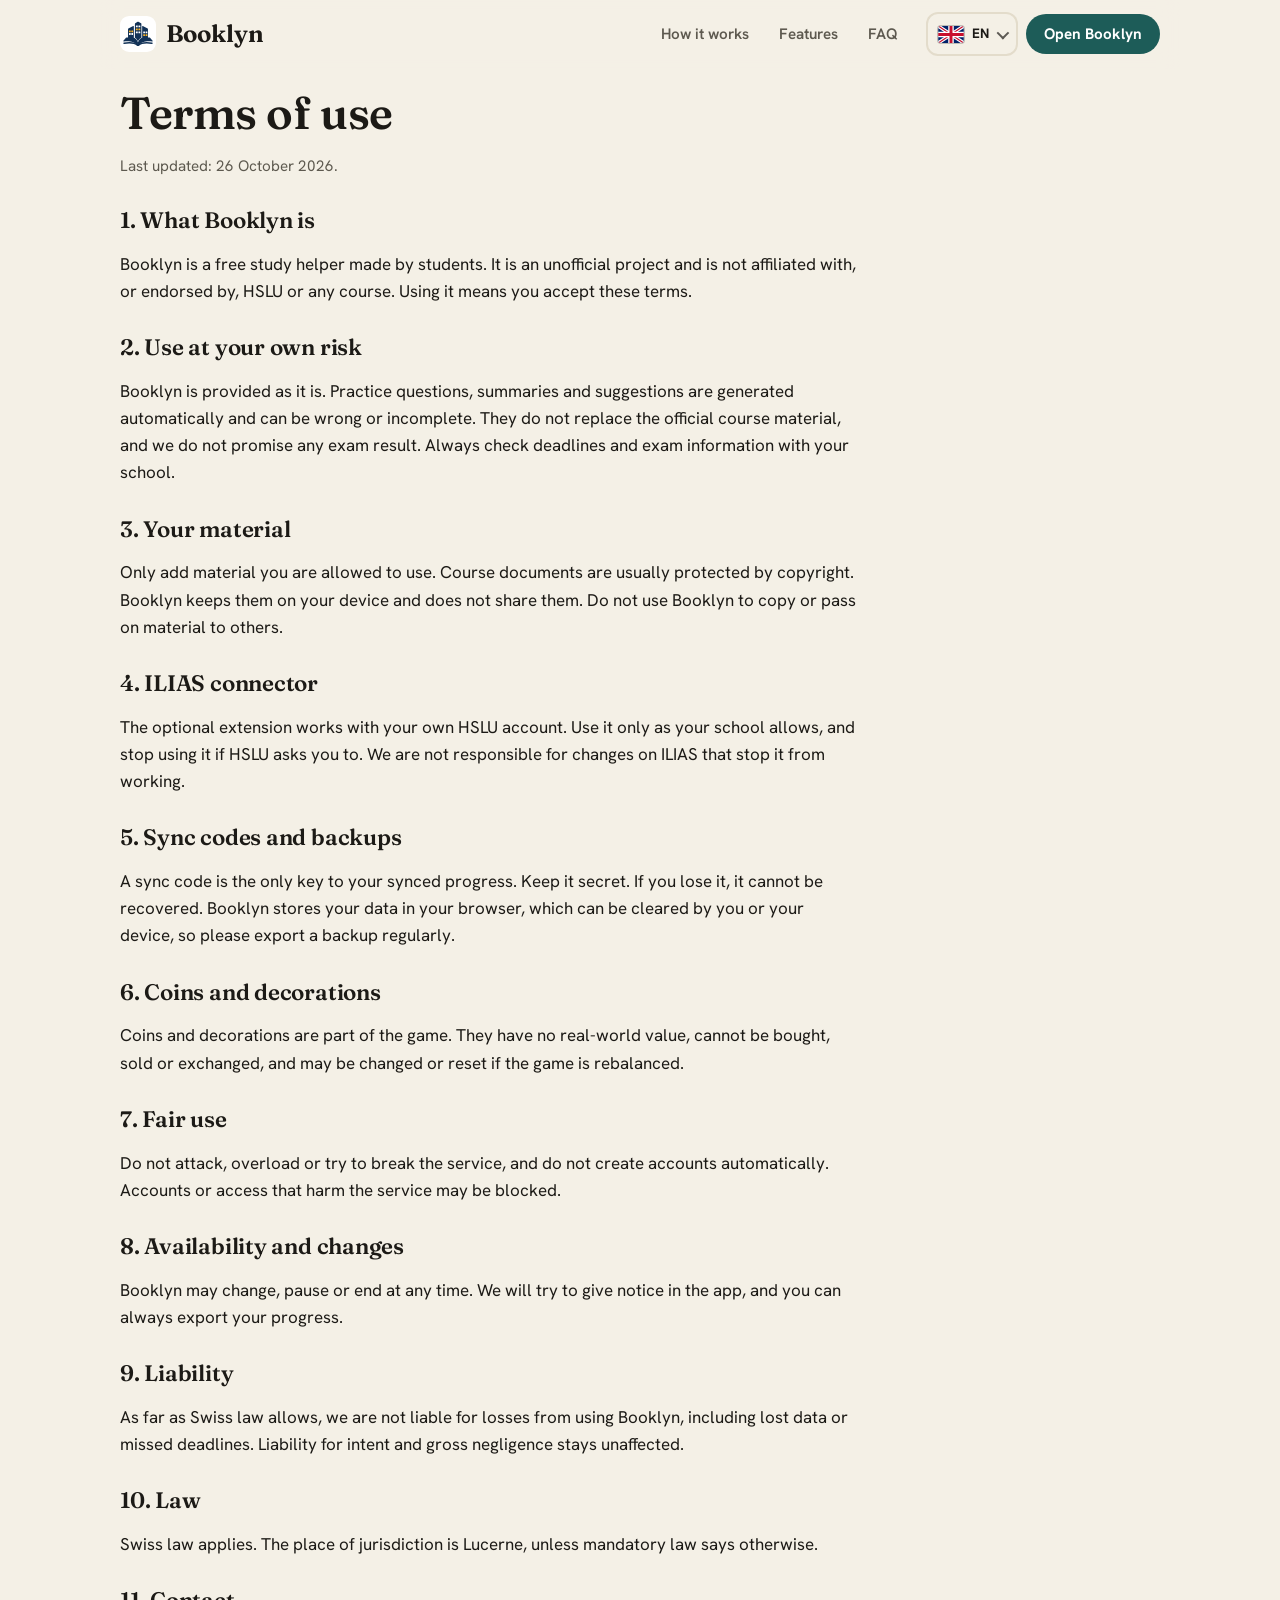
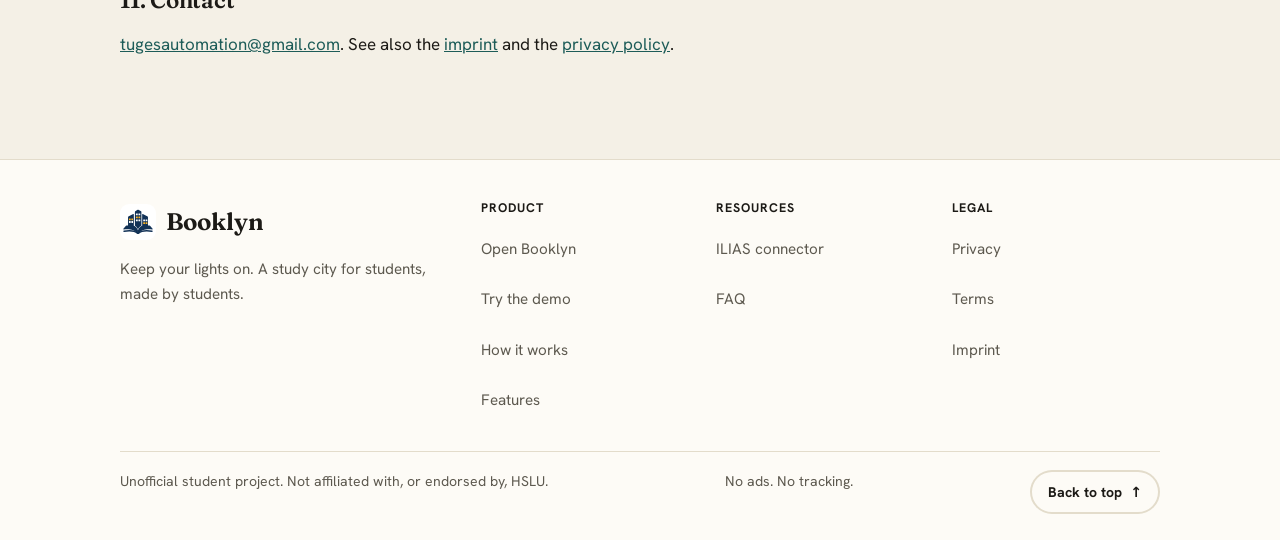
<file: terms/index.html>
<!doctype html>
<html lang="en">
<head>
<meta charset="utf-8">
<meta name="viewport" content="width=device-width,initial-scale=1">
<title>Terms of use · Booklyn</title>
<meta name="description" content="The rules for using Booklyn.">
<meta name="theme-color" content="#1d5c58">
<link rel="icon" href="/app/icon.svg" type="image/svg+xml">
<link rel="icon" href="/app/favicon-32.png" sizes="32x32" type="image/png">
<link rel="apple-touch-icon" href="/app/apple-touch-icon.png">
<link rel="preload" href="/app/fonts/hanken-400.woff2" as="font" type="font/woff2" crossorigin>
<link rel="stylesheet" href="/app/fonts/fonts.css">
<link rel="stylesheet" href="/assets/site.css">
<script src="/assets/site.js"></script>
</head>
<body id="top">
<a class="skip" href="#main">Skip to content</a>
<div class="wrap">
<header class="top">
<a class="brand" href="/"><img src="/app/icon.svg" alt="" width="36" height="36"><span>Booklyn</span></a>
<nav id="site-nav" aria-label="Main"><a href="/#how">How it works</a><a href="/#features">Features</a><a href="/#faq">FAQ</a><a class="btn navapp" href="/app/">Open Booklyn</a></nav>
<div class="topact"><details class="langdd" id="langdd"><summary aria-label="Language: English"><svg viewBox="0 0 60 40" aria-hidden="true" focusable="false"><rect width="60" height="40" fill="#012169"/><path d="M0 0L60 40M60 0L0 40" stroke="#fff" stroke-width="8"/><path d="M0 0L60 40M60 0L0 40" stroke="#C8102E" stroke-width="3"/><path d="M30 0v40M0 20h60" stroke="#fff" stroke-width="13"/><path d="M30 0v40M0 20h60" stroke="#C8102E" stroke-width="7"/></svg><span class="lcode">EN</span></summary><div class="langmenu" role="group" aria-label="Language"><a href="/" lang="en" hreflang="en" aria-current="true"><svg viewBox="0 0 60 40" aria-hidden="true" focusable="false"><rect width="60" height="40" fill="#012169"/><path d="M0 0L60 40M60 0L0 40" stroke="#fff" stroke-width="8"/><path d="M0 0L60 40M60 0L0 40" stroke="#C8102E" stroke-width="3"/><path d="M30 0v40M0 20h60" stroke="#fff" stroke-width="13"/><path d="M30 0v40M0 20h60" stroke="#C8102E" stroke-width="7"/></svg><span>English</span></a><a href="/de/" lang="de" hreflang="de"><svg viewBox="0 0 60 40" aria-hidden="true" focusable="false"><rect width="60" height="40" fill="#DD0000"/><rect width="60" height="13.4" fill="#000"/><rect y="26.6" width="60" height="13.4" fill="#FFCE00"/></svg><span>Deutsch</span></a><a href="/es/" lang="es" hreflang="es"><svg viewBox="0 0 60 40" aria-hidden="true" focusable="false"><rect width="60" height="40" fill="#AA151B"/><rect y="10" width="60" height="20" fill="#F1BF00"/></svg><span>Español</span></a><a href="/fr/" lang="fr" hreflang="fr"><svg viewBox="0 0 60 40" aria-hidden="true" focusable="false"><rect width="60" height="40" fill="#fff"/><rect width="20" height="40" fill="#0055A4"/><rect x="40" width="20" height="40" fill="#EF4135"/></svg><span>Français</span></a></div></details><a class="btn small" href="/app/">Open Booklyn</a><button type="button" class="menu-btn" id="menu-btn" aria-expanded="false" aria-controls="site-nav" aria-label="Menu"><svg viewBox="0 0 24 24" width="22" height="22" aria-hidden="true"><path class="m-open" d="M4 7h16M4 12h16M4 17h16" fill="none" stroke="currentColor" stroke-width="2.2" stroke-linecap="round"/><path class="m-close" d="M6 6l12 12M18 6L6 18" fill="none" stroke="currentColor" stroke-width="2.2" stroke-linecap="round"/></svg></button></div>
</header>
<main id="main">
<div class="doc">
<h1>Terms of use</h1>
<p class="meta">Last updated: 26 October 2026.</p>

<h2>1. What Booklyn is</h2>
<p>Booklyn is a free study helper made by students. It is an unofficial project and is not affiliated with, or endorsed by, HSLU or any course. Using it means you accept these terms.</p>

<h2>2. Use at your own risk</h2>
<p>Booklyn is provided as it is. Practice questions, summaries and suggestions are generated automatically and can be wrong or incomplete. They do not replace the official course material, and we do not promise any exam result. Always check deadlines and exam information with your school.</p>

<h2>3. Your material</h2>
<p>Only add material you are allowed to use. Course documents are usually protected by copyright. Booklyn keeps them on your device and does not share them. Do not use Booklyn to copy or pass on material to others.</p>

<h2>4. ILIAS connector</h2>
<p>The optional extension works with your own HSLU account. Use it only as your school allows, and stop using it if HSLU asks you to. We are not responsible for changes on ILIAS that stop it from working.</p>

<h2>5. Sync codes and backups</h2>
<p>A sync code is the only key to your synced progress. Keep it secret. If you lose it, it cannot be recovered. Booklyn stores your data in your browser, which can be cleared by you or your device, so please export a backup regularly.</p>

<h2>6. Coins and decorations</h2>
<p>Coins and decorations are part of the game. They have no real-world value, cannot be bought, sold or exchanged, and may be changed or reset if the game is rebalanced.</p>

<h2>7. Fair use</h2>
<p>Do not attack, overload or try to break the service, and do not create accounts automatically. Accounts or access that harm the service may be blocked.</p>

<h2>8. Availability and changes</h2>
<p>Booklyn may change, pause or end at any time. We will try to give notice in the app, and you can always export your progress.</p>

<h2>9. Liability</h2>
<p>As far as Swiss law allows, we are not liable for losses from using Booklyn, including lost data or missed deadlines. Liability for intent and gross negligence stays unaffected.</p>

<h2>10. Law</h2>
<p>Swiss law applies. The place of jurisdiction is Lucerne, unless mandatory law says otherwise.</p>

<h2>11. Contact</h2>
<p><a href="mailto:tugesautomation@gmail.com">tugesautomation@gmail.com</a>. See also the <a href="/imprint/">imprint</a> and the <a href="/privacy/">privacy policy</a>.</p>
</div>
</main>
</div>
<footer class="sitefoot">
<div class="wrap">
<div class="fgrid">
<div class="fbrand"><a class="brand" href="/"><img src="/app/icon.svg" alt="" width="36" height="36"><span>Booklyn</span></a><p>Keep your lights on. A study city for students, made by students.</p></div>
<nav aria-label="Product"><h2>Product</h2><a href="/app/">Open Booklyn</a><a href="/#try">Try the demo</a><a href="/#how">How it works</a><a href="/#features">Features</a></nav>
<nav aria-label="Resources"><h2>Resources</h2><a href="/connector/">ILIAS connector</a><a href="/#faq">FAQ</a></nav>
<nav aria-label="Legal"><h2>Legal</h2><a href="/privacy/">Privacy</a><a href="/terms/">Terms</a><a href="/imprint/">Imprint</a></nav>
</div>
<div class="fbottom"><span>Unofficial student project. Not affiliated with, or endorsed by, HSLU.</span><span>No ads. No tracking.</span><a class="totop" href="#top">Back to top <span aria-hidden="true">&uarr;</span></a></div>
</div>
</footer>
</body>
</html>
</file>
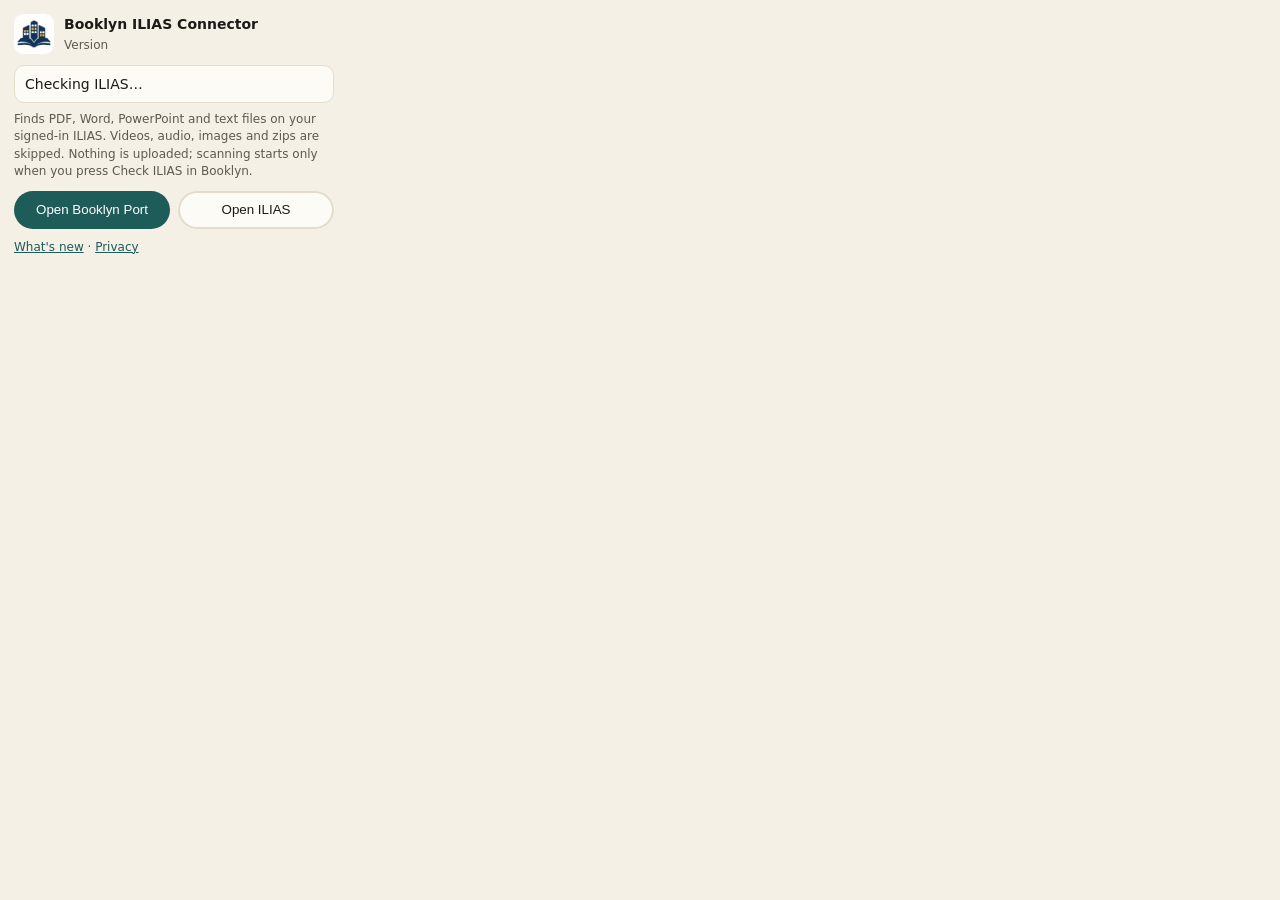
<file: ilias-extension/popup.html>
<!doctype html>
<html lang="en">
<head>
<meta charset="utf-8">
<title>Booklyn ILIAS Connector</title>
<link rel="stylesheet" href="popup.css">
</head>
<body>
<header><img src="icons/ext-48.png" width="40" height="40" alt=""><div><strong>Booklyn ILIAS Connector</strong><span id="ver">Version</span></div></header>
<p id="status" class="status">Checking ILIAS…</p>
<p class="small">Finds PDF, Word, PowerPoint and text files on your signed-in ILIAS. Videos, audio, images and zips are skipped. Nothing is uploaded; scanning starts only when you press Check ILIAS in Booklyn.</p>
<div class="row"><button id="open-booklyn" type="button" class="primary">Open Booklyn Port</button><button id="open-ilias" type="button">Open ILIAS</button></div>
<p class="small"><a id="whatsnew" href="#">What's new</a> · <a id="privacy" href="#">Privacy</a></p>
<script src="popup.js"></script>
</body>
</html>
</file>
<file: app/fonts/fonts.css>
@font-face{font-family:'Fraunces';font-style:normal;font-weight:100 900;font-display:swap;src:url(fraunces.woff2) format('woff2')}
@font-face{font-family:'Hanken Grotesk';font-style:normal;font-weight:400;font-display:swap;src:url(hanken-400.woff2) format('woff2')}
@font-face{font-family:'Hanken Grotesk';font-style:normal;font-weight:500;font-display:swap;src:url(hanken-500.woff2) format('woff2')}
@font-face{font-family:'Hanken Grotesk';font-style:normal;font-weight:600;font-display:swap;src:url(hanken-600.woff2) format('woff2')}
@font-face{font-family:'Hanken Grotesk';font-style:normal;font-weight:700;font-display:swap;src:url(hanken-700.woff2) format('woff2')}
</file>
<file: assets/site.css>
:root{--bg:#f4f0e6;--card:#fdfbf6;--ink:#1c1a16;--muted:#5d594f;--line:#e3dccb;--teal:#1d5c58;--teal-ink:#fff;--lit:#ffd166;--night:#12162b}
@media (prefers-color-scheme:dark){:root{--bg:#14161f;--card:#1c1f2b;--ink:#efece3;--muted:#a9a89f;--line:#2c3040;--teal:#4fb3a9;--teal-ink:#0f1a19}}
*{box-sizing:border-box}html{-webkit-text-size-adjust:100%}
body{margin:0;background:var(--bg);color:var(--ink);font-family:'Hanken Grotesk',system-ui,-apple-system,Segoe UI,sans-serif;font-size:1.0625rem;line-height:1.6}
h1,h2,h3{font-family:'Fraunces',Georgia,serif;font-weight:600;line-height:1.15;letter-spacing:-.01em;margin:0}
a{color:var(--teal)}a:focus-visible,button:focus-visible{outline:3px solid var(--lit);outline-offset:2px;border-radius:6px}
.wrap{max-width:1080px;margin:0 auto;padding:0 20px}
.skip{position:absolute;left:-999px;top:8px;background:var(--card);padding:8px 12px;border-radius:8px;z-index:9}.skip:focus{left:8px}
.top{display:flex;align-items:center;justify-content:space-between;gap:12px;padding:18px 0}
.brand{font-family:'Fraunces',Georgia,serif;font-weight:650;font-size:1.5rem;color:var(--ink);text-decoration:none}

.btn{display:inline-flex;align-items:center;justify-content:center;min-height:46px;padding:0 22px;border-radius:999px;background:var(--teal);color:var(--teal-ink)!important;font-weight:700;text-decoration:none;border:0}
.btn:hover{filter:brightness(1.08)}.btn.ghost{background:transparent;color:var(--ink)!important;box-shadow:inset 0 0 0 2px var(--line)}
.hero{padding:34px 0 10px;display:grid;gap:26px}
.hero h1{font-size:clamp(2.4rem,7vw,4.2rem)}
.hero p.lede{font-size:1.2rem;color:var(--muted);max-width:40rem;margin:14px 0 0}
.cta{display:flex;gap:12px;flex-wrap:wrap;margin-top:22px}
.shot{border-radius:22px;overflow:hidden;box-shadow:0 24px 60px -26px rgba(10,14,32,.65);border:1px solid var(--line);background:var(--night)}.shot img{display:block;width:100%;height:auto}
.note{font-size:.9rem;color:var(--muted);margin:10px 2px 0}
section.s{padding:54px 0 0}.s>h2{font-size:clamp(1.7rem,4vw,2.3rem);margin-bottom:8px}.s>p.sub{color:var(--muted);margin:0 0 22px;max-width:40rem}
.grid{display:grid;gap:14px;grid-template-columns:repeat(auto-fit,minmax(285px,1fr))}
.card{background:var(--card);border:1px solid var(--line);border-radius:18px;padding:20px}.card h3{font-size:1.2rem;margin-bottom:6px}.card p{margin:0;color:var(--muted);font-size:1rem}
.num{display:inline-grid;place-items:center;width:34px;height:34px;border-radius:50%;background:var(--lit);color:#201d17;font-weight:800;margin-bottom:10px}
.legend{display:flex;gap:10px 18px;flex-wrap:wrap;margin-top:20px;font-size:.95rem;color:var(--muted)}
.legend span{display:inline-flex;align-items:center;gap:8px}.legend i{width:12px;height:12px;display:inline-block}
.l-on{background:#ffd166;border-radius:3px;box-shadow:0 0 8px #ffd166}.l-prog{background:linear-gradient(90deg,#2fbfae 50%,transparent 50%);box-shadow:inset 0 0 0 1.5px #2fbfae;border-radius:3px}.l-fade{background:#ff7a3d;transform:rotate(45deg) scale(.85);border-radius:2px}.l-ready{box-shadow:inset 0 0 0 2px #8c9bff;border-radius:3px}.l-wait{background:#3a3f4d;border-radius:3px}
.priv{background:var(--night);color:#e9ebfa;border-radius:22px;padding:30px 26px}.priv h2{color:#fff}.priv ul{margin:14px 0 0;padding-left:20px}.priv li{margin:6px 0}.priv a{color:#ffd166}
footer{padding:46px 0 40px;color:var(--muted);font-size:.92rem}footer .links{display:flex;gap:18px;flex-wrap:wrap;margin-bottom:8px}
.doc{max-width:46rem;padding-bottom:20px}.doc h1{font-size:clamp(2rem,5vw,2.8rem);margin:18px 0 6px}.doc h2{font-size:1.4rem;margin:30px 0 6px}.doc p,.doc li{color:var(--ink)}.doc .meta{color:var(--muted);font-size:.95rem}
.doc .todo{background:#ffe9a8;color:#3a2c00;padding:0 4px;border-radius:4px;font-weight:600}
@media (prefers-color-scheme:dark){.doc .todo{background:#5a4812;color:#ffe9a8}}
@media (min-width:880px){.hero{grid-template-columns:1fr;gap:34px}}
@media (prefers-reduced-motion:no-preference){.btn{transition:filter .15s}}

/* ---- interactive demo ---- */
.top{position:sticky;top:0;z-index:20;background:color-mix(in srgb,var(--bg) 88%,transparent);backdrop-filter:blur(10px);margin:0 -20px;padding:12px 20px;border-bottom:1px solid transparent}
.demo{background:var(--night);border-radius:22px;padding:14px;color:#e9ebfa;box-shadow:0 24px 60px -26px rgba(10,14,32,.7)}
.demo svg{display:block;width:100%;height:auto;background:radial-gradient(120% 90% at 70% 0,#2a2f63 0,#171b38 55%,#12162b 100%);border-radius:16px}
.demo .fl{cursor:pointer;outline:none}.demo .fl:hover polygon:not(.w),.demo .fl:focus-visible polygon:not(.w){filter:brightness(1.18)}
.demo .fl:focus-visible{outline:2px solid var(--lit)}
.demo .w{stroke:none}.w-lit{fill:#ffd166;filter:drop-shadow(0 0 2px rgba(255,209,102,.9))}.w-fading{fill:#ff7a3d;opacity:.9;animation:fl 2.2s ease-in-out infinite}.w-ready{fill:rgba(140,155,255,.14);stroke:#8c9bff!important;stroke-width:.6}
@keyframes fl{0%,100%{opacity:.9}45%{opacity:.35}55%{opacity:.8}}
.blab{fill:#fff;stroke:rgba(10,14,32,.8);stroke-width:.5;paint-order:stroke;font:700 9px 'Hanken Grotesk',system-ui,sans-serif;pointer-events:none}
.dstats{display:flex;flex-wrap:wrap;gap:8px 16px;align-items:center;padding:12px 4px 4px;font-size:.95rem}
.dstats b{font-weight:700}.dbar{flex:1 1 140px;height:8px;border-radius:99px;background:rgba(255,255,255,.14);overflow:hidden}.dbar i{display:block;height:100%;background:#ffd166;width:0;transition:width .4s}
.dchip{background:rgba(255,255,255,.1);border-radius:999px;padding:3px 12px;font-weight:600;white-space:nowrap;font-variant-numeric:tabular-nums}
.dmsg{min-height:3.2em;margin:10px 4px;color:#cfd3ee;font-size:.98rem}
.dquiz{background:rgba(255,255,255,.07);border-radius:14px;padding:12px 14px;margin:6px 0}
.dquiz .qh{margin:0;font-size:.8rem;letter-spacing:.06em;text-transform:uppercase;color:#ffd166;font-weight:700}.dquiz .qq{margin:4px 0 10px;font-size:1.05rem}.dquiz .qo{display:flex;gap:8px;flex-wrap:wrap}
.demo .btn.ghost{color:#e9ebfa!important;box-shadow:inset 0 0 0 2px rgba(255,255,255,.25)}.btn.small{min-height:38px;padding:0 16px;font-size:.95rem}
.drow{display:flex;gap:8px;flex-wrap:wrap;margin-top:6px}
.herogrid{display:grid;gap:28px;align-items:center}
@media (min-width:980px){.herogrid{grid-template-columns:1fr 1.15fr}}
.steps{counter-reset:s;display:grid;gap:14px}
.rules{display:grid;gap:12px;grid-template-columns:repeat(auto-fit,minmax(250px,1fr));margin-top:18px}
.rule{border-left:4px solid var(--lit);padding:4px 0 4px 14px}.rule b{display:block}.rule span{color:var(--muted);font-size:.98rem}
.group{margin-top:28px}.group>h3{font-size:1.15rem;margin:0 0 10px;color:var(--muted);font-family:'Hanken Grotesk',system-ui,sans-serif;font-weight:700;letter-spacing:.06em;text-transform:uppercase;font-size:.8rem}
.faq details{background:var(--card);border:1px solid var(--line);border-radius:14px;padding:4px 18px;margin:0 0 10px}
.faq summary{cursor:pointer;font-weight:700;padding:12px 0;list-style:none}.faq summary::-webkit-details-marker{display:none}
.faq summary::after{content:"+";float:right;color:var(--muted);font-weight:400;font-size:1.3rem;line-height:1}
.faq details[open] summary::after{content:"–"}.faq details p{margin:0 0 14px;color:var(--muted)}
.steplist{counter-reset:n;list-style:none;margin:0;padding:0;display:grid;gap:12px}
.steplist li{counter-increment:n;display:grid;grid-template-columns:36px 1fr;gap:12px;align-items:start}
.steplist li::before{content:counter(n);display:grid;place-items:center;width:34px;height:34px;border-radius:50%;background:var(--lit);color:#201d17;font-weight:800}
.callout{background:var(--card);border:1px solid var(--line);border-radius:16px;padding:16px 18px;margin:16px 0}


/* ---- header, menu, footer ---- */
.top{display:flex;align-items:center;gap:16px;position:sticky}
.brand{display:inline-flex;align-items:center;gap:10px}.brand img{border-radius:9px;display:block}
.top nav{display:flex;align-items:center;gap:6px;margin-left:auto;font-weight:600;font-size:.95rem}
.top nav a{color:var(--muted);text-decoration:none;padding:8px 12px;border-radius:999px}.top nav a:hover{color:var(--ink);background:color-mix(in srgb,var(--ink) 7%,transparent)}
.topact{display:flex;align-items:center;gap:8px}
.menu-btn{display:none;align-items:center;justify-content:center;width:44px;height:44px;border-radius:12px;border:0;background:transparent;color:var(--ink);cursor:pointer;box-shadow:inset 0 0 0 2px var(--line)}
.menu-btn .m-close{display:none}.menu-btn[aria-expanded="true"] .m-open{display:none}.menu-btn[aria-expanded="true"] .m-close{display:block}
@media (max-width:860px){
  .menu-btn{display:inline-flex}.top nav{margin-left:0}
  .top{justify-content:space-between}
  .js .top nav{display:none;position:absolute;left:12px;right:12px;top:100%;flex-direction:column;align-items:stretch;gap:2px;background:var(--card);border:1px solid var(--line);border-radius:16px;padding:8px;box-shadow:0 18px 40px -18px rgba(10,14,32,.45)}
  .js .top nav.open{display:flex}.js .top nav a{padding:13px 14px;font-size:1.05rem}
  .top nav{flex-wrap:wrap}
}
.btn.small{min-height:40px;padding:0 18px;font-size:.95rem}
.sitefoot{margin-top:64px;border-top:1px solid var(--line);background:var(--card);padding:40px 0 26px;font-size:.95rem;color:var(--muted)}
.fgrid{display:grid;gap:28px;grid-template-columns:1.6fr 1fr 1fr 1fr}
.fbrand p{margin:10px 0 0;max-width:20rem}
.sitefoot .brand{color:var(--ink)}
.sitefoot nav{display:flex;flex-direction:column;gap:8px}.sitefoot h2{font:700 .78rem 'Hanken Grotesk',system-ui,sans-serif;letter-spacing:.08em;text-transform:uppercase;color:var(--ink);margin:0 0 4px}
.sitefoot nav a{color:var(--muted);text-decoration:none}.sitefoot nav a:hover{color:var(--teal);text-decoration:underline}
.fbottom{display:flex;gap:10px 22px;flex-wrap:wrap;justify-content:space-between;margin-top:30px;padding-top:18px;border-top:1px solid var(--line);font-size:.88rem}
.fbottom a{color:var(--muted)}
@media (max-width:760px){.fgrid{grid-template-columns:1fr 1fr}.fbrand{grid-column:1/-1}}

/* ---- icons, trust strip, rules ---- */
.ico{display:grid;place-items:center;width:52px;height:52px;border-radius:16px;background:color-mix(in srgb,var(--lit) 30%,transparent);font-size:1.7rem;line-height:1;margin-bottom:12px}
.card .ico{margin-bottom:12px}
.rules{display:grid;gap:14px;grid-template-columns:repeat(auto-fit,minmax(270px,1fr));margin-top:18px}
.rule{background:var(--card);border:1px solid var(--line);border-radius:18px;padding:20px;border-left:1px solid var(--line)}
.rule .ico{width:64px;height:64px;border-radius:20px;font-size:2.2rem;margin-bottom:14px}
.rule b{display:block;font-family:'Fraunces',Georgia,serif;font-size:1.2rem;font-weight:600;margin-bottom:6px;color:var(--ink)}
.rule>span:not(.ico){color:var(--muted);font-size:1rem}
.trust{list-style:none;display:flex;flex-wrap:wrap;gap:8px 10px;padding:0;margin:20px 0 0}
.trust li{display:inline-flex;align-items:center;gap:7px;padding:6px 13px;border-radius:999px;background:var(--card);border:1px solid var(--line);font-size:.92rem;font-weight:600;color:var(--muted)}
.trust li::before{content:"✓";color:var(--teal);font-weight:800}

/* ---- small phones and touch targets ---- */
@media (max-width:400px){.top{gap:8px}.topact{gap:6px}.topact .btn.small{padding:0 12px;font-size:.88rem}.brand{gap:8px}.brand img{width:30px;height:30px}.brand span{font-size:1.05rem}}
.sitefoot nav a{display:inline-block;padding:9px 0}.fbottom a{display:inline-block;padding:11px 0}

/* screenshots */
.shots{display:grid;gap:18px;grid-template-columns:1fr 1fr;align-items:start}
.shot{margin:0}.shot.wide{grid-column:1/-1}
.shot figcaption{padding:12px 16px;font-size:.95rem;color:#cfd3ee;background:#141a36}
.shot:not(.wide) img{max-height:560px;object-fit:cover;object-position:top}
@media (max-width:560px){.shots{grid-template-columns:1fr}.shot:not(.wide) img{max-height:none}}
.brand{display:inline-flex;align-items:center;gap:10px;min-height:44px}

/* language menu (header) and language row (footer) */
.langdd svg,.langsw svg{width:26px;height:17px;border-radius:3px;box-shadow:0 0 0 1px rgba(0,0,0,.22);flex:none;display:block}
.langdd{position:relative}
.langdd summary{list-style:none;display:inline-flex;align-items:center;gap:8px;min-height:44px;padding:0 12px;border-radius:12px;cursor:pointer;box-shadow:inset 0 0 0 2px var(--line);font-weight:700;font-size:.85rem;color:var(--ink);user-select:none}
.langdd summary::-webkit-details-marker{display:none}
.langdd summary::after{content:"";width:7px;height:7px;border-right:2px solid currentColor;border-bottom:2px solid currentColor;transform:rotate(45deg) translateY(-2px);transition:transform .2s;opacity:.7}
.langdd[open] summary::after{transform:rotate(-135deg) translateY(-2px)}
.langdd[open] summary{background:color-mix(in srgb,var(--ink) 6%,transparent)}
.langmenu{position:absolute;right:0;top:calc(100% + 8px);min-width:200px;display:flex;flex-direction:column;gap:2px;background:var(--card);border:1px solid var(--line);border-radius:16px;padding:6px;box-shadow:0 18px 40px -18px rgba(10,14,32,.45);z-index:40}
.langmenu a,.langsw a{display:flex;align-items:center;gap:10px;min-height:44px;padding:0 12px;border-radius:12px;font-weight:600;font-size:.95rem;color:var(--ink);text-decoration:none}
.langmenu a:hover,.langsw a:hover{background:color-mix(in srgb,var(--ink) 7%,transparent)}
.langmenu a[aria-current="true"],.langsw a[aria-current="true"]{background:var(--lit);color:#201d17}
.langsw{display:flex;gap:8px;flex-wrap:wrap;margin-top:22px}
.langsw a{box-shadow:inset 0 0 0 2px var(--line)}.langsw a[aria-current="true"]{box-shadow:none}
/* few links in the bar, the app button moves into the phone menu */
.top nav .navapp{display:none}
@media (max-width:560px){.topact>.btn{display:none}.top nav .navapp{display:flex;margin-top:6px;color:var(--teal-ink)!important}.langdd .lcode{display:none}.langdd summary{padding:0 10px;gap:6px}}
/* smooth scrolling and a proper back-to-top button */
html{scroll-behavior:smooth}
@media (prefers-reduced-motion:reduce){html{scroll-behavior:auto}}
[id]{scroll-margin-top:84px}
.fbottom .totop{display:inline-flex;align-items:center;gap:8px;min-height:44px;padding:0 18px;border-radius:999px;box-shadow:inset 0 0 0 2px var(--line);color:var(--ink);font-weight:700;text-decoration:none;transition:background .2s,transform .2s}
.fbottom .totop:hover{background:color-mix(in srgb,var(--ink) 7%,transparent);transform:translateY(-2px)}
</file>
<file: ilias-extension/popup.css>
body{width:320px;margin:0;padding:14px;font:14px/1.45 system-ui,-apple-system,Segoe UI,sans-serif;color:#1c1a16;background:#f4f0e6}
header{display:flex;gap:10px;align-items:center;margin-bottom:10px}header img{border-radius:9px}header strong{display:block}header span{color:#5d594f;font-size:12px}
.status{margin:0 0 8px;padding:8px 10px;border-radius:10px;background:#fdfbf6;border:1px solid #e3dccb}
.status.ok{border-color:#2b7447}.status.warn{border-color:#a8431a}
.small{font-size:12px;color:#5d594f;margin:8px 0}
.row{display:flex;gap:8px;margin:10px 0}
button{flex:1;min-height:38px;border-radius:999px;border:0;font:600 13px inherit;cursor:pointer;background:#fdfbf6;box-shadow:inset 0 0 0 2px #e3dccb;color:#1c1a16}
button.primary{background:#1d5c58;color:#fff;box-shadow:none}
a{color:#1d5c58}
</file>
